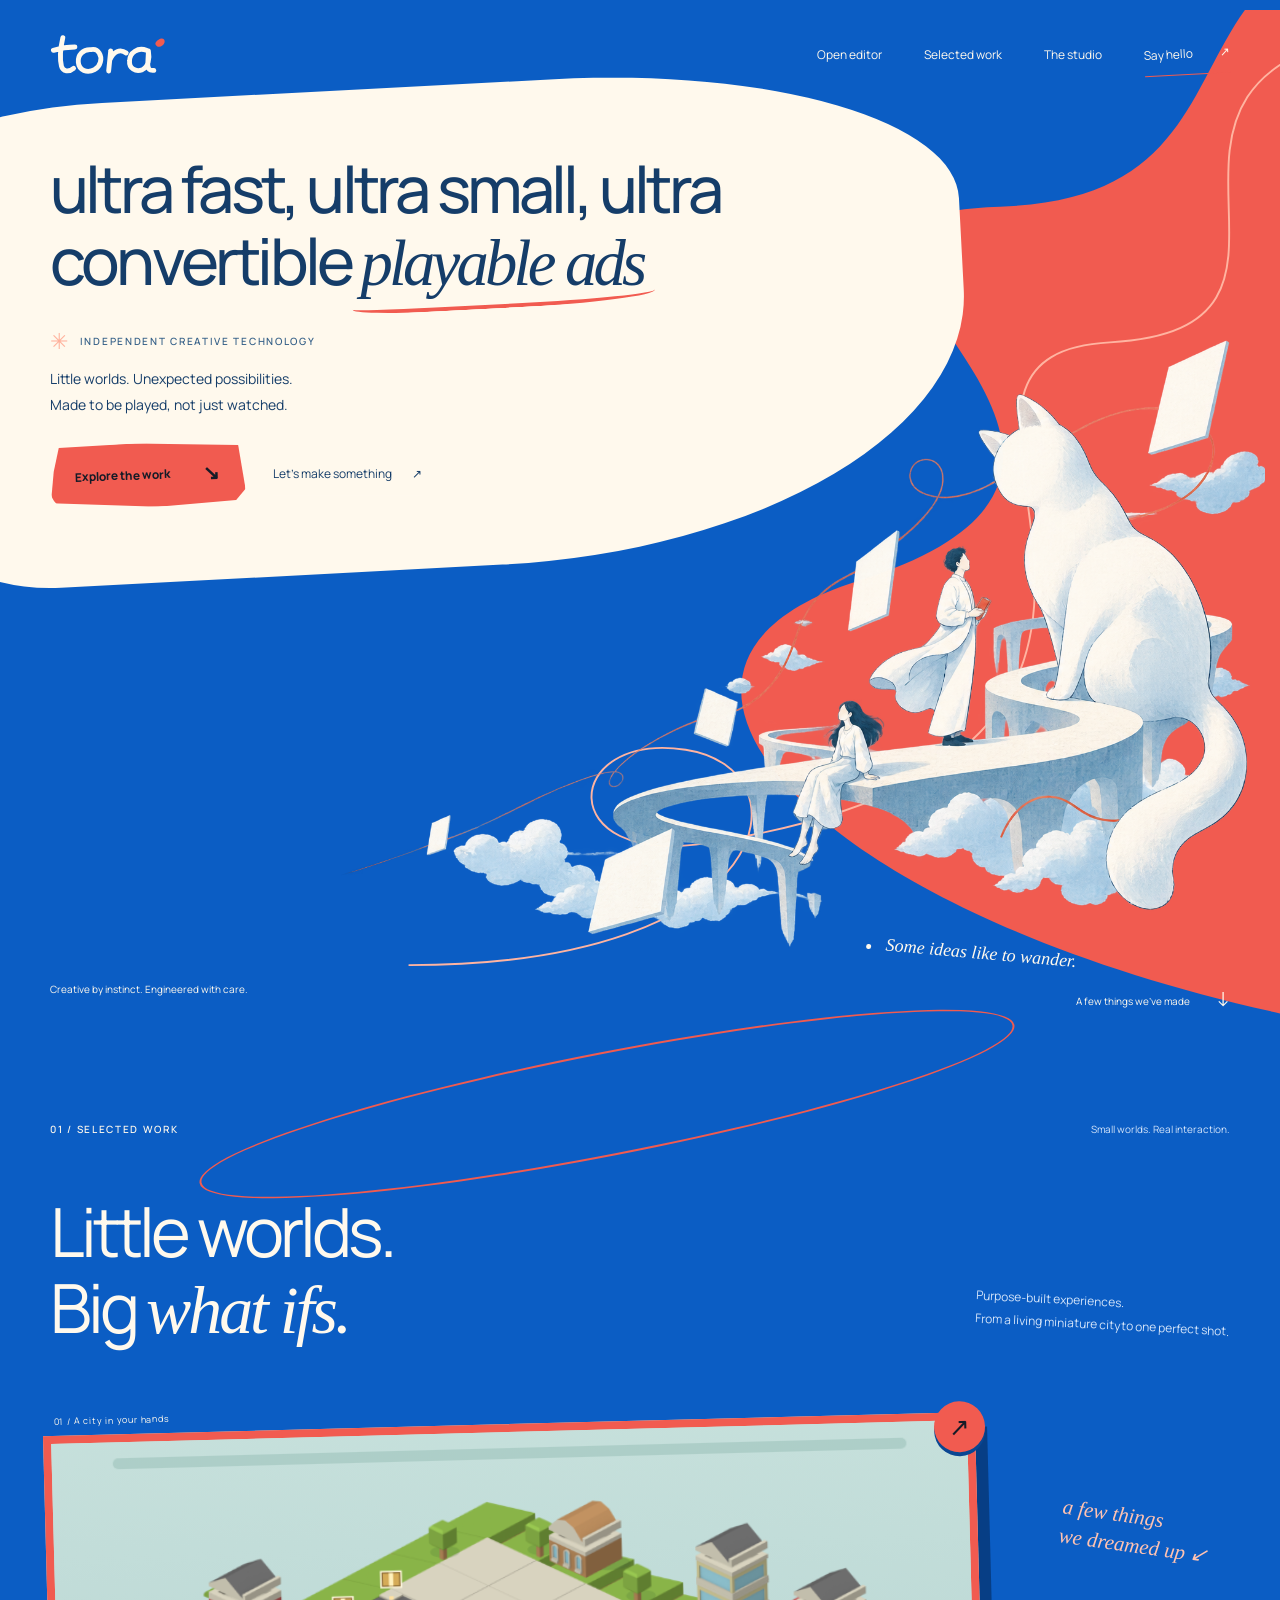
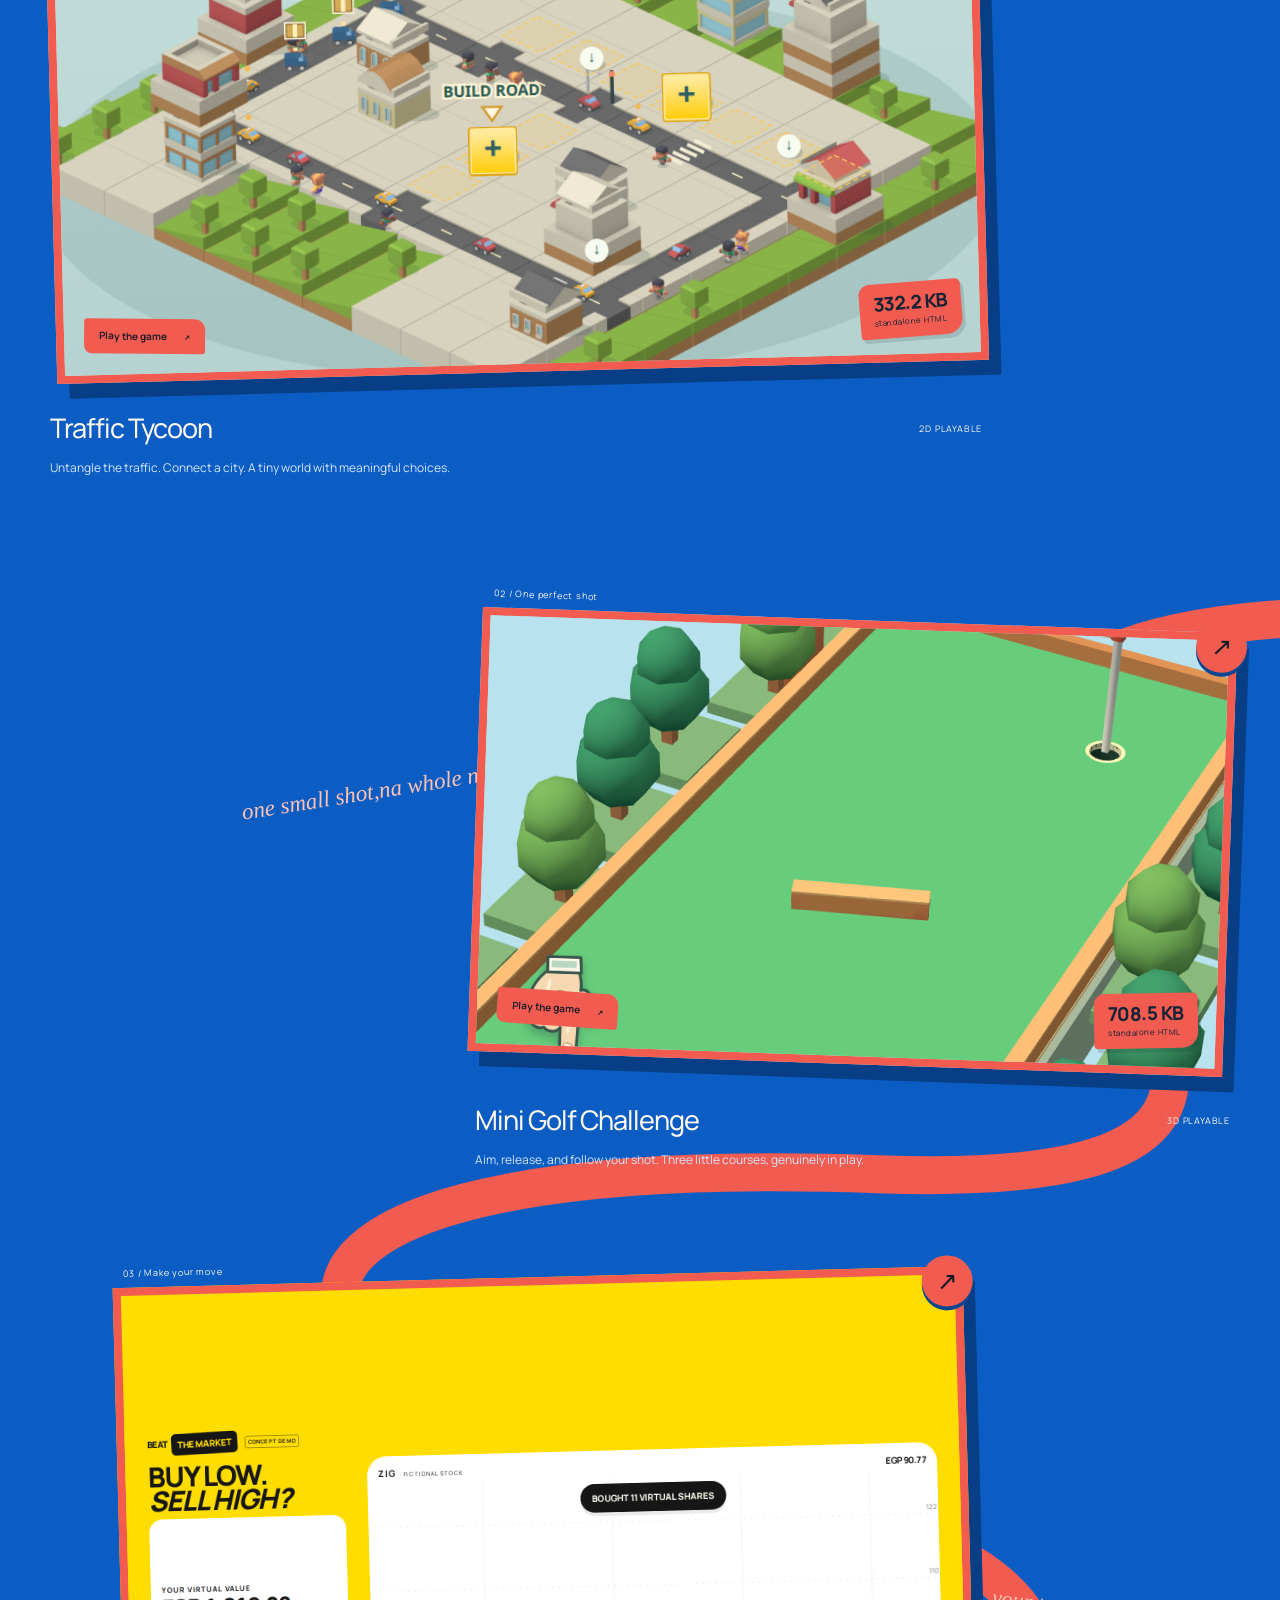
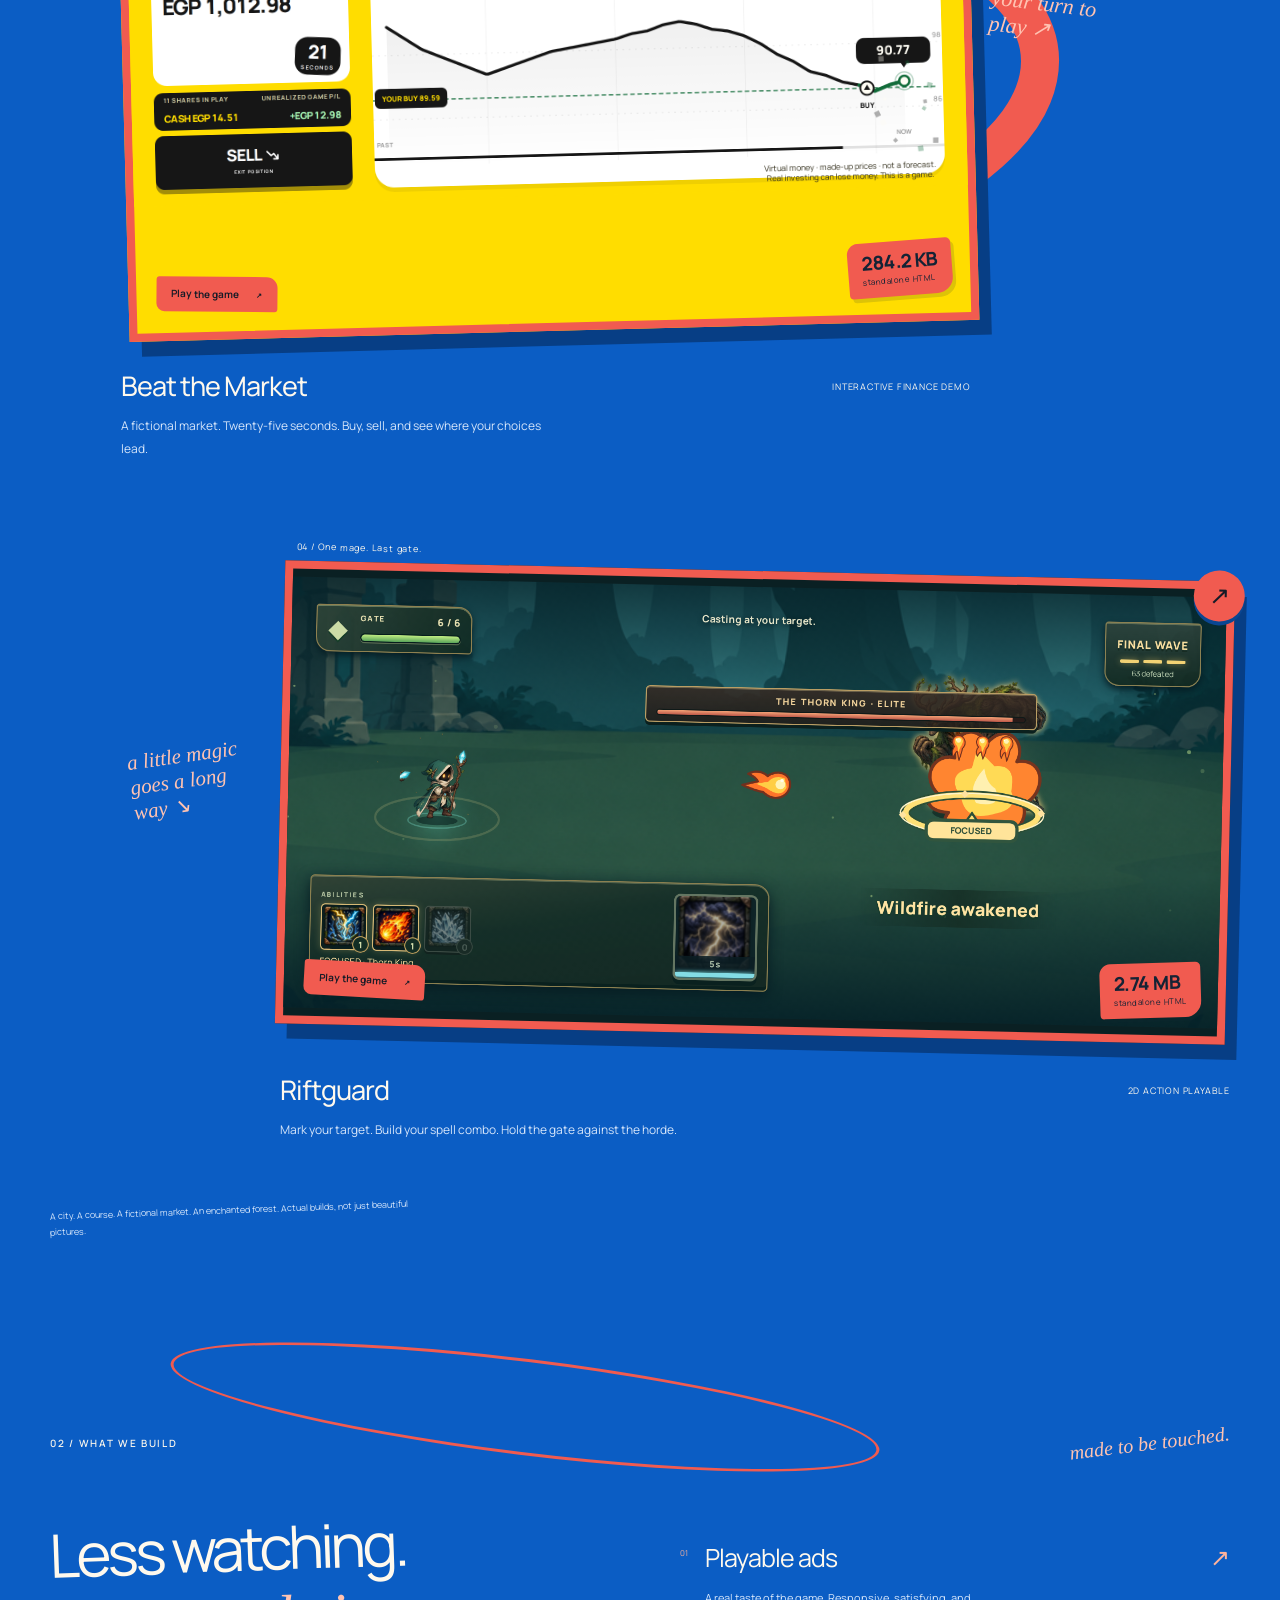
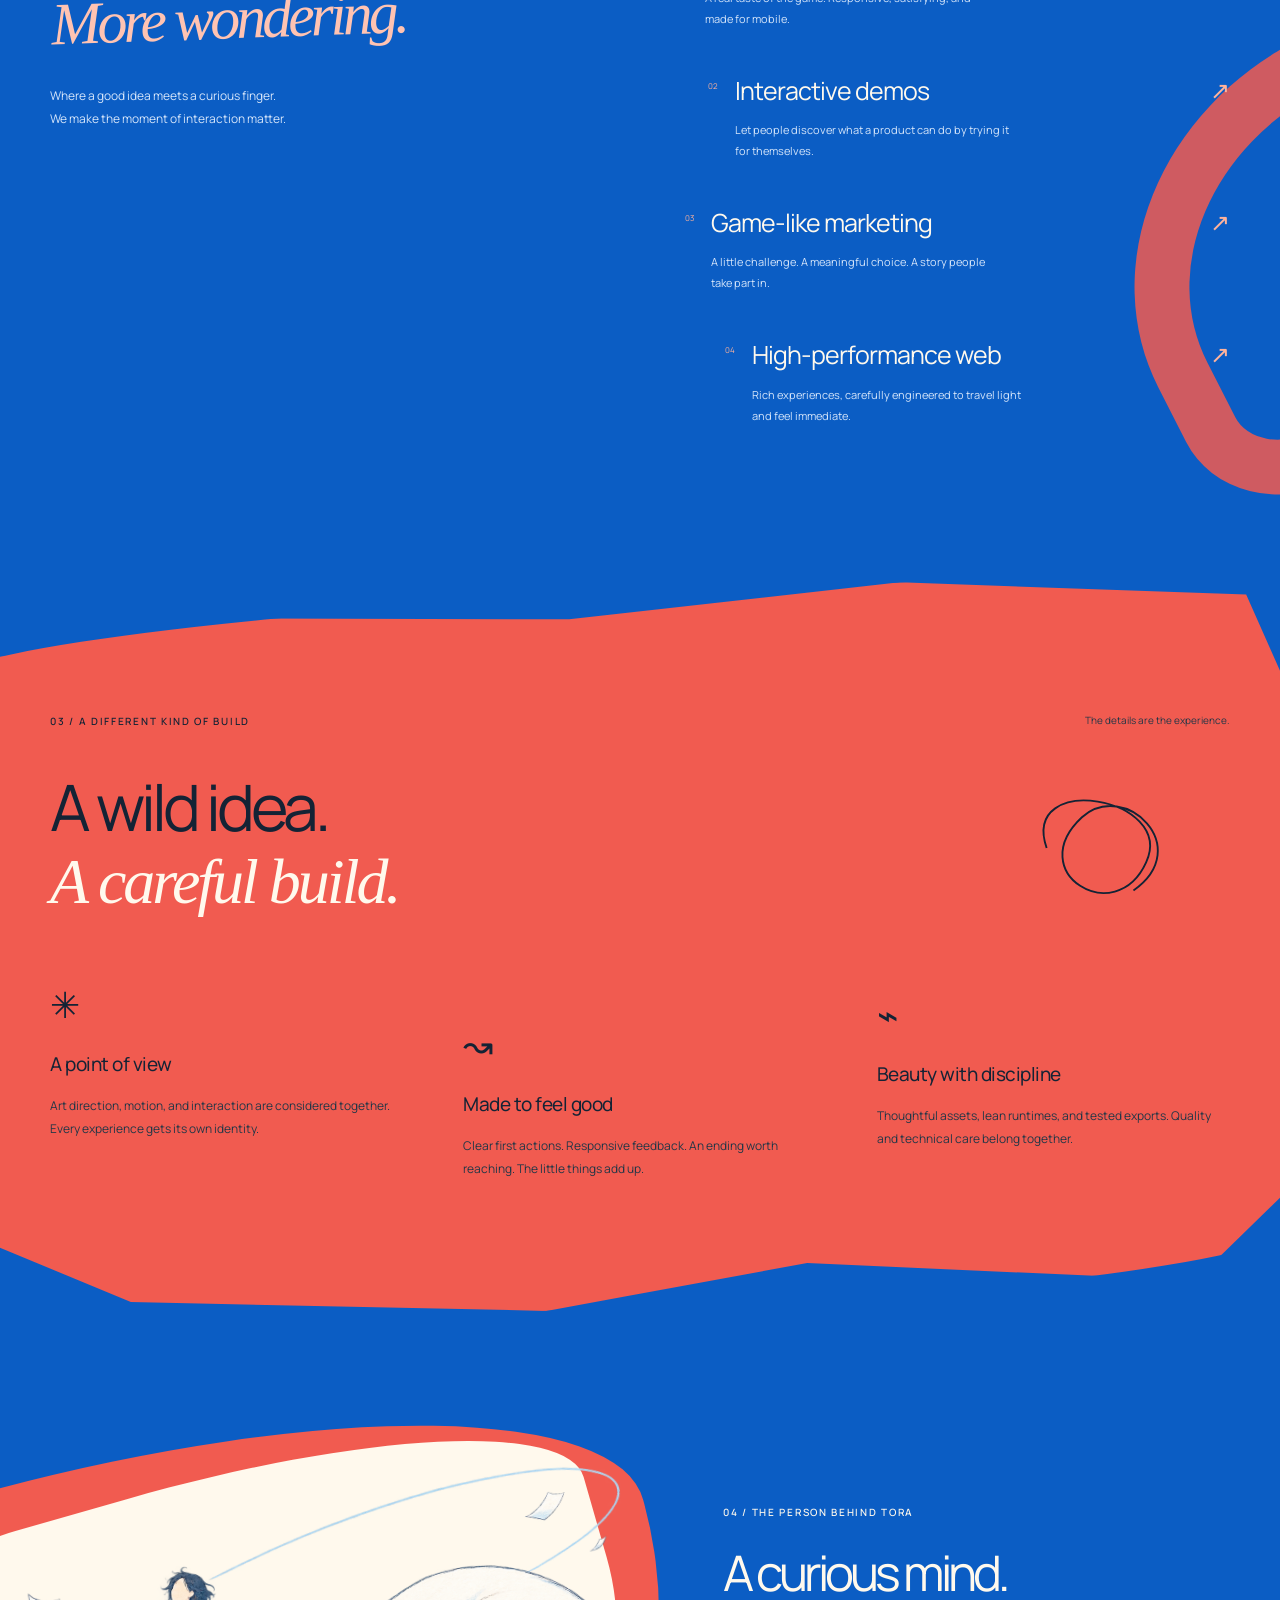
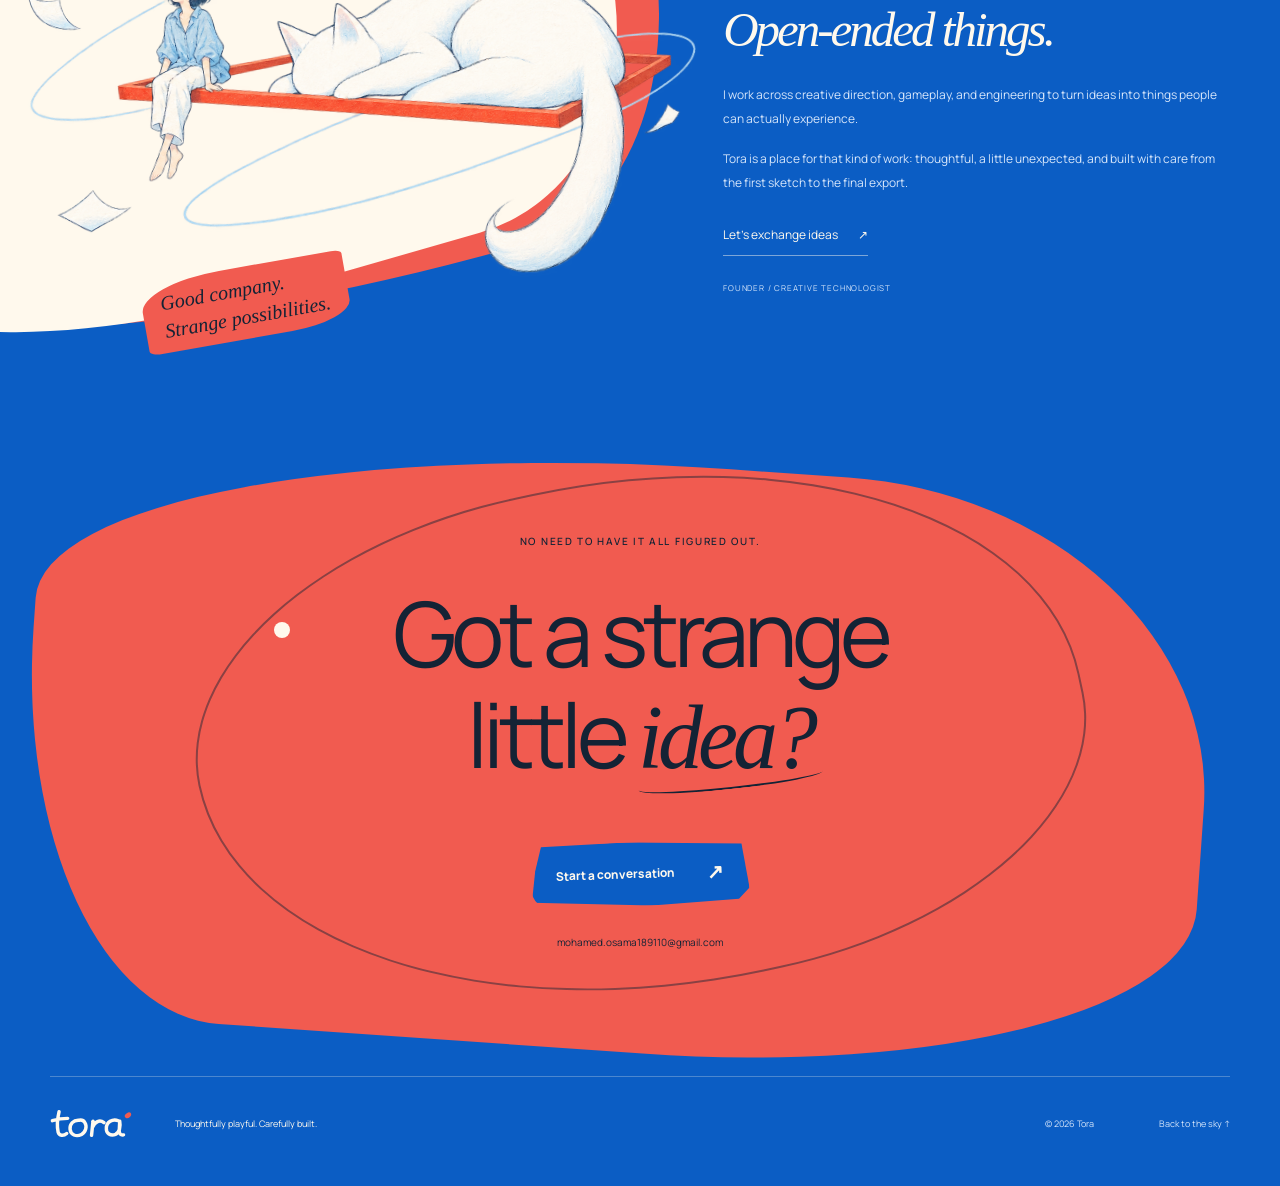
<file: index.html>
<!doctype html>
<html lang="en">
<head>
  <meta charset="utf-8">
  <meta name="viewport" content="width=device-width,initial-scale=1">
  <meta name="theme-color" content="#0B5DC4">
  <meta name="description" content="Tora is an independent creative technology studio making playful ads, interactive demos and thoughtfully engineered digital experiences.">
  <title>Tora — A little wonder, made interactive.</title>
  <link rel="icon" href="assets/mark.svg?v=ultra-5" type="image/svg+xml">
  <link rel="stylesheet" href="style.css?v=rift-card-1">
  <script type="module" src="script.js?v=live-games-1"></script>
</head>
<body>
  <a class="skip" href="#main">Skip to content</a>
  <header class="site-header wrap">
    <a class="wordmark" href="#" aria-label="Tora home"><img src="assets/tora-wordmark.svg" alt="Tora" width="178" height="72"></a>
    <nav aria-label="Main navigation"><a href="editor/" title="Open the Tora browser editor">Open editor</a><a href="#work">Selected work</a><a href="#about" class="about-nav">The studio</a><a class="nav-contact" href="mailto:mohamed.osama189110@gmail.com">Say hello <span aria-hidden="true">↗</span></a></nav>
  </header>
  <main id="main">
    <section class="hero wrap" aria-labelledby="hero-title">
      <svg class="hero-current" viewBox="0 0 1300 1100" preserveAspectRatio="none" aria-hidden="true"><path class="current-fill" d="M1400-80C990-130 1190 200 870 210S1130 480 720 610C400 712 740 1040 1400 1110Z"/><path class="current-line" d="M1290 20C940 60 1260 340 985 355S1190 790 560 890C400 915 410 770 540 790S640 1020 250 1020"/></svg>
      <div class="hero-copy">
        <h1 id="hero-title">ultra fast, ultra small, ultra convertible <em>playable ads</em></h1>
        <p class="eyebrow"><span class="tiny-star" aria-hidden="true">✳</span> Independent creative technology</p>
        <p class="intro">Little worlds. Unexpected possibilities.<br>Made to be played, not just watched.</p>
        <div class="actions"><a class="button red" href="#work">Explore the work <span aria-hidden="true">↘</span></a><a class="text-link" href="mailto:mohamed.osama189110@gmail.com">Let’s make something <span aria-hidden="true">↗</span></a></div>
      </div>
      <div class="hero-art" aria-hidden="true"><img src="assets/sky-wanderers.png" alt="" width="1536" height="1024" fetchpriority="high"><span class="art-caption"><i></i> Some ideas like to wander.</span></div>
      <div class="hero-foot"><span>Creative by instinct. Engineered with care.</span><a href="#work">A few things we’ve made <span aria-hidden="true">↓</span></a></div>
    </section>

    <section id="work" class="work wrap section-space" aria-labelledby="work-title">
      <div class="section-top"><p class="eyebrow">01 / Selected work</p><span class="small-note">Small worlds. Real interaction.</span></div>
      <div class="section-heading"><h2 id="work-title">Little worlds.<br>Big <em>what ifs.</em></h2><p>Purpose-built experiences.<br>From a living miniature city to one perfect shot.</p></div>
      <div class="project-grid"><svg class="work-scribble" viewBox="0 0 1000 1000" aria-hidden="true"><path d="M920 10C400 40 1170 440 610 420S140 600 530 660 720 1000 90 950"/></svg><span class="margin-note work-margin" aria-hidden="true">a few things<br>we dreamed up ↙</span>
        <article class="project project-city reveal">
          <a class="project-image traffic" href="traffic-tycoon/play.html?v=hand-toggle-rift-1" aria-label="Play Traffic Tycoon"><img src="assets/traffic.png" alt="A miniature isometric city with roads, vehicles and landscaped neighborhoods in Traffic Tycoon" width="780" height="1688" loading="lazy"><span class="image-label">01 / A city in your hands</span><span class="play-button" aria-hidden="true">↗</span><span class="film-caption">Play the game <i aria-hidden="true">↗</i></span><span class="project-size" title="332,228 bytes · complete standalone Unity HTML"><strong>332.2 KB</strong><small>standalone HTML</small></span></a>
          <div class="project-heading"><h3>Traffic Tycoon</h3><span>2D playable</span></div><p>Untangle the traffic. Connect a city. A tiny world with meaningful choices.</p>
        </article>
        <article class="project project-golf reveal">
          <a class="project-image golf" href="mini-golf/play.html?v=hand-toggle-rift-1" aria-label="Play Mini Golf Challenge"><img src="assets/golf-v3.png" alt="A sunny three-dimensional miniature golf course with green fairways, wooden borders and a red flag" width="860" height="1864" loading="lazy"><span class="image-label">02 / One perfect shot</span><span class="play-button" aria-hidden="true">↗</span><span class="film-caption">Play the game <i aria-hidden="true">↗</i></span><span class="project-size" title="708,523 bytes · complete standalone Unity HTML"><strong>708.5 KB</strong><small>standalone HTML</small></span></a>
          <div class="project-heading"><h3>Mini Golf Challenge</h3><span>3D playable</span></div><p>Aim, release, and follow your shot. Three little courses, genuinely in play.</p>
        </article>
        <article class="project project-market reveal">
          <a class="project-image market" href="beat-market/play.html?v=hand-toggle-rift-1" aria-label="Play Beat the Market, a fictional trading game"><img src="assets/beat-market-toggle.png" alt="Beat the Market: yellow, white and black arcade trading game with a live fictional stock chart and Buy and Sell controls" width="1864" height="860" loading="lazy"><span class="image-label">03 / Make your move</span><span class="play-button" aria-hidden="true">↗</span><span class="film-caption">Play the game <i aria-hidden="true">↗</i></span><span class="project-size" title="284,216 bytes · standalone concept HTML, browser companion separate"><strong>284.2 KB</strong><small>standalone HTML</small></span></a>
          <div class="project-heading"><h3>Beat the Market</h3><span>Interactive finance demo</span></div><p>A fictional market. Twenty-five seconds. Buy, sell, and see where your choices lead.</p>
        </article>
        <article class="project project-rift reveal">
          <a class="project-image rift" href="rift-guard/play.html?v=hand-toggle-rift-1" aria-label="Play Riftguard"><img src="assets/riftguard.png" alt="Riftguard: a hooded mage defending a forest gate against monsters and an ancient woodland boss" width="1688" height="780" loading="lazy"><span class="image-label">04 / One mage. Last gate.</span><span class="play-button" aria-hidden="true">↗</span><span class="film-caption">Play the game <i aria-hidden="true">↗</i></span><span class="project-size" title="2,739,960 bytes · complete standalone Unity HTML"><strong>2.74 MB</strong><small>standalone HTML</small></span></a>
          <div class="project-heading"><h3>Riftguard</h3><span>2D action playable</span></div><p>Mark your target. Build your spell combo. Hold the gate against the horde.</p>
        </article>
      </div>
      <p class="work-note">A city. A course. A fictional market. An enchanted forest. Actual builds, not just beautiful pictures.</p>
    </section>

    <section id="capabilities" class="capabilities wrap section-space" aria-labelledby="build-title">
      <div class="section-top"><p class="eyebrow">02 / What we build</p><span class="margin-note">made to be touched.</span></div>
      <div class="capabilities-grid"><div><h2 id="build-title">Less watching.<br><span class="soft">More wondering.</span></h2><p class="section-intro">Where a good idea meets a curious finger.<br>We make the moment of interaction matter.</p></div>
        <div class="capability-list">
          <article><span>01</span><div><h3>Playable ads</h3><p>A real taste of the game. Responsive, satisfying, and made for mobile.</p></div><span aria-hidden="true">↗</span></article>
          <article><span>02</span><div><h3>Interactive demos</h3><p>Let people discover what a product can do by trying it for themselves.</p></div><span aria-hidden="true">↗</span></article>
          <article><span>03</span><div><h3>Game-like marketing</h3><p>A little challenge. A meaningful choice. A story people take part in.</p></div><span aria-hidden="true">↗</span></article>
          <article><span>04</span><div><h3>High-performance web</h3><p>Rich experiences, carefully engineered to travel light and feel immediate.</p></div><span aria-hidden="true">↗</span></article>
        </div>
      </div>
    </section>

    <section class="difference" aria-labelledby="difference-title">
      <div class="wrap"><div class="section-top"><p class="eyebrow">03 / A different kind of build</p><span class="small-note">The details are the experience.</span></div>
        <div class="difference-heading"><h2 id="difference-title">A wild idea.<br><em>A careful build.</em></h2><div class="red-loop" aria-hidden="true"><svg viewBox="0 0 160 130"><path d="M25 80C-20 5 149-2 132 73 115 150 5 111 55 40 91-9 180 46 125 105"/></svg></div></div>
        <div class="principles"><article class="reveal"><span class="principle-icon" aria-hidden="true">✳</span><h3>A point of view</h3><p>Art direction, motion, and interaction are considered together. Every experience gets its own identity.</p></article><article class="reveal"><span class="principle-icon" aria-hidden="true">↝</span><h3>Made to feel good</h3><p>Clear first actions. Responsive feedback. An ending worth reaching. The little things add up.</p></article><article class="reveal"><span class="principle-icon" aria-hidden="true">⌁</span><h3>Beauty with discipline</h3><p>Thoughtful assets, lean runtimes, and tested exports. Quality and technical care belong together.</p></article></div>
      </div>
    </section>

    <section id="about" class="about wrap section-space" aria-labelledby="about-title">
      <div class="about-art" aria-hidden="true"><img src="assets/quiet-company.png" alt="" width="1536" height="1024" loading="lazy"><span class="margin-note about-caption">Good company.<br>Strange possibilities.</span></div>
      <div class="about-copy"><p class="eyebrow">04 / The person behind Tora</p><h2 id="about-title">A curious mind.<br><em>Open-ended things.</em></h2><p>I work across creative direction, gameplay, and engineering to turn ideas into things people can actually experience.</p><p>Tora is a place for that kind of work: thoughtful, a little unexpected, and built with care from the first sketch to the final export.</p><a class="text-link" href="mailto:mohamed.osama189110@gmail.com">Let’s exchange ideas <span aria-hidden="true">↗</span></a><span class="founder-label">Founder / Creative technologist</span></div>
    </section>

    <section id="contact" class="contact wrap" aria-labelledby="contact-title"><p class="eyebrow">No need to have it all figured out.</p><h2 id="contact-title">Got a strange<br>little <span>idea?</span></h2><a class="button red" href="mailto:mohamed.osama189110@gmail.com?subject=Let%E2%80%99s%20make%20something%20with%20Tora">Start a conversation <span aria-hidden="true">↗</span></a><a class="contact-email" href="mailto:mohamed.osama189110@gmail.com">mohamed.osama189110@gmail.com</a><span class="contact-orbit" aria-hidden="true"></span><span class="contact-dot" aria-hidden="true"></span></section>
  </main>
  <footer class="site-footer wrap"><a class="wordmark" href="#" aria-label="Tora, back to top"><img src="assets/tora-wordmark.svg" alt="Tora" width="178" height="72"></a><p>Thoughtfully playful. Carefully built.</p><span>© <span id="year">2026</span> Tora</span><a href="#">Back to the sky ↑</a></footer>

</body>
</html>
</file>
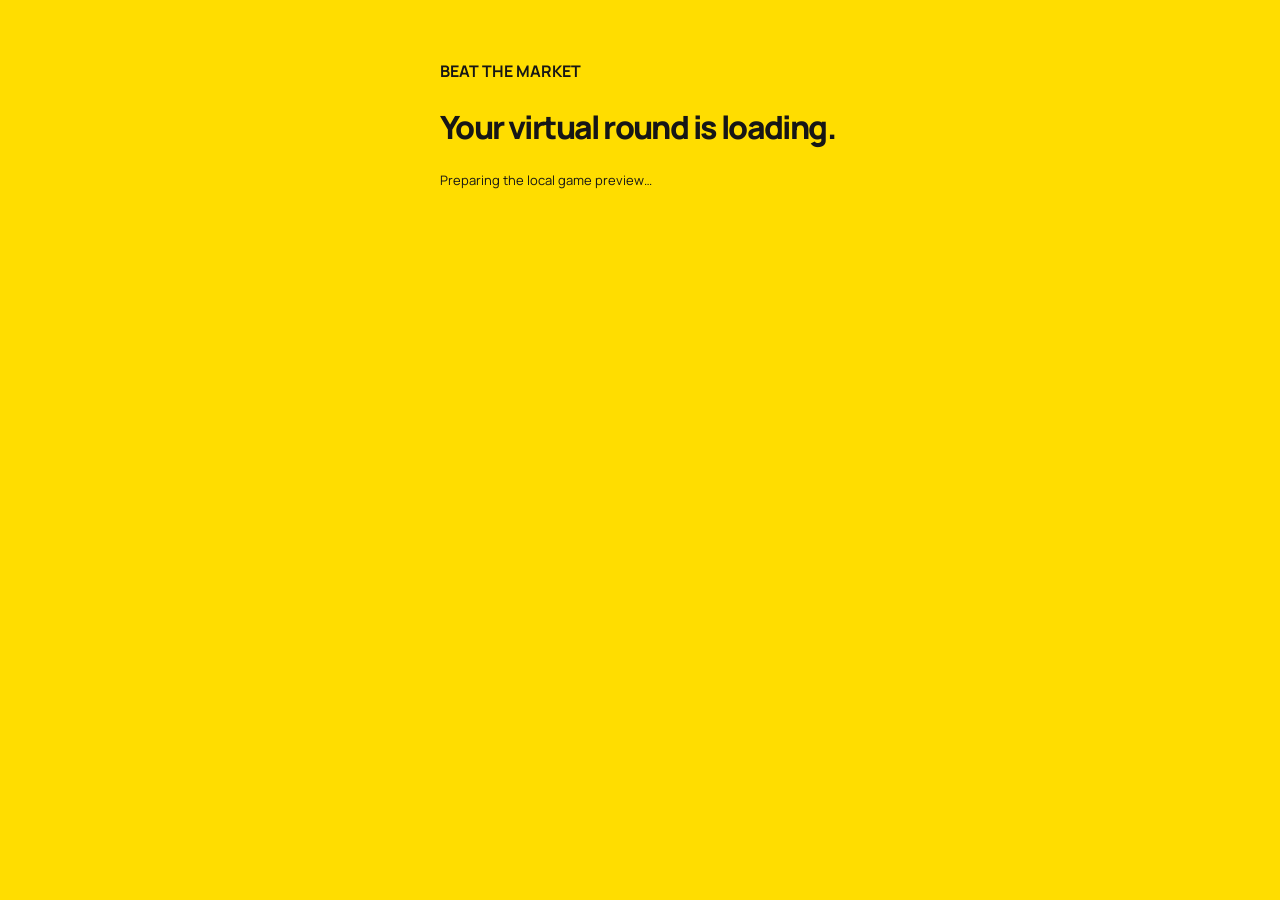
<file: beat-market/index.html>
<!doctype html><html lang="en"><head><meta charset="utf-8"><meta name="viewport" content="width=device-width,initial-scale=1,viewport-fit=cover"><title>Beat the Market — virtual trading game</title><style>@font-face{font-family:Arcade;src:url([data-uri]) format('truetype');font-weight:200 800;font-display:block}:root{--yellow:#ffdd00;--ink:#161616;--paper:#fffdf4;--green:#146c3a;--red:#a72822;--ease:cubic-bezier(.15,.8,.2,1)}*{box-sizing:border-box}html,body{margin:0;height:100%;background:var(--yellow);font-family:Arcade,Arial,sans-serif;color:var(--ink);overscroll-behavior:none}button{font:inherit;cursor:pointer;touch-action:manipulation;-webkit-tap-highlight-color:transparent}button:focus-visible{outline:3px solid #006142;outline-offset:4px}[hidden]{display:none!important}svg{width:24px;height:24px;stroke:currentColor;fill:none;stroke-width:2;stroke-linecap:round;stroke-linejoin:round;flex:none}#game{width:100%;max-width:520px;height:100svh;height:100dvh;margin:auto;position:relative;padding:max(12px,env(safe-area-inset-top)) 18px max(10px,env(safe-area-inset-bottom));display:grid;grid-template-rows:24px 60px 54px minmax(0,1fr) 45px 71px 30px;gap:6px;overflow:clip}header{display:flex;align-items:center;justify-content:space-between}.game-brand{font-size:8px;letter-spacing:1.1px;font-weight:800;display:flex;gap:5px;align-items:center}.game-brand i{display:block;width:8px;height:8px;border:2px solid var(--ink);transform:rotate(-12deg)}.game-brand b{font-size:6px;border:1px solid #16161666;border-radius:3px;padding:2px 3px;letter-spacing:.6px;font-weight:650}h1{font-size:32px;line-height:.86;letter-spacing:-1.6px;font-weight:800;margin:0;position:relative;padding-top:3px;width:100%}h1 span{font-style:italic;letter-spacing:-1.3px}#scoreboard{display:flex;align-items:center;justify-content:space-between;padding-top:3px}.label{display:block;font-size:8px;letter-spacing:1px;font-weight:700}#scoreboard>div>strong{font-size:28px;line-height:1.18;font-weight:800;letter-spacing:-1.2px;font-variant-numeric:tabular-nums}#timer{height:47px;min-width:66px;display:flex;align-items:center;justify-content:center;gap:4px;flex-direction:column;background:var(--ink);color:var(--yellow);border-radius:14px;transform:rotate(3deg);line-height:1}#seconds{font-size:23px;font-weight:800;letter-spacing:-.7px}#timer>small{font-size:6px;letter-spacing:1.5px;font-weight:600}body[data-urgent=true] #timer{color:#fff4e8;background:#92281e;animation:timer-pop .7s ease-in-out infinite}@keyframes timer-pop{50%{transform:rotate(3deg) scale(1.04)}}#playfield{min-height:0;position:relative;border-top:1px solid #1616162b;border-bottom:1px solid #1616162b;padding-top:3px}.chart-meta{height:22px;display:flex;justify-content:space-between;align-items:center;position:absolute;inset:5px 0 auto;z-index:1;font-size:7px;letter-spacing:.8px;pointer-events:none}.chart-meta b{font-size:10px;letter-spacing:1px;margin-right:3px}.chart-meta>span:last-child{font-size:10px;font-weight:750;letter-spacing:-.3px;font-variant-numeric:tabular-nums}#chart{width:100%;height:100%;display:block;touch-action:manipulation}.round-progress{height:3px;background:#16161620;position:absolute;bottom:-1px;left:0;right:0}.round-progress>i{height:100%;display:block;width:100%;background:var(--ink);transform-origin:left;will-change:transform}#trade-flash{position:absolute;top:37px;left:50%;transform:translate(-50%,0);opacity:0;pointer-events:none;background:var(--ink);color:var(--paper);font-size:10px;font-weight:750;padding:9px 13px;border-radius:20px;white-space:nowrap;box-shadow:0 4px 0 #16161616}.flash{animation:flash 1.5s var(--ease) forwards}@keyframes flash{0%{opacity:0;transform:translate(-50%,8px) scale(.9)}15%,72%{opacity:1;transform:translate(-50%,0) scale(1)}100%{opacity:0;transform:translate(-50%,-8px)}}#position{display:flex;justify-content:space-between;align-items:center;padding:5px 0 0}#position>div:last-child{text-align:right}#position .label{font-size:7px;letter-spacing:.6px;opacity:.7;margin-bottom:3px}#position b{font-size:12px;font-weight:800;letter-spacing:-.35px;font-variant-numeric:tabular-nums}#position[data-holding=true]{border-radius:10px;background:var(--ink);color:var(--yellow);padding:8px 11px}#position[data-holding=true] .label{font-size:7px;color:#fff9ca;opacity:.8}#position[data-holding=true] b{font-size:12px}#pnl[data-tone=up]{color:var(--green)}#pnl[data-tone=down]{color:var(--red)}#position[data-holding=true] #pnl[data-tone=up]{color:#a5f2b3}#position[data-holding=true] #pnl[data-tone=down]{color:#ffb0a3}#controls{display:grid;grid-template-columns:1fr;gap:12px;padding-top:2px}#controls>button{border:2px solid var(--ink);border-radius:15px;background:var(--yellow);color:var(--ink);padding:8px 12px;box-shadow:0 5px 0 var(--ink);transition:transform .1s,box-shadow .1s,opacity .18s;position:relative}#controls>button>span{display:flex;justify-content:center;align-items:center;gap:10px;font-weight:800;font-size:24px;letter-spacing:-.8px;line-height:1.1}#controls svg{width:23px;height:23px;stroke-width:2.2}#controls small{font-size:6px;font-weight:700;letter-spacing:1.8px;display:block;margin-top:5px}#controls>button[data-action=sell]{background:var(--ink);color:var(--yellow);box-shadow:0 5px 0 #16161666}#controls>button:disabled{opacity:.25;cursor:default;box-shadow:0 2px 0 #161616aa;transform:translateY(3px)}#controls>button:not(:disabled):active{transform:translateY(5px);box-shadow:0 0 0 var(--ink)}body[data-phase=PLAYING] #trade[data-action=buy]:not(:active){animation:buy-pulse 1.9s ease-in-out 3}@keyframes buy-pulse{50%{box-shadow:0 5px 0 var(--ink),0 0 0 4px #fff7c34d}}footer{text-align:center;font-size:9px;line-height:1.4;padding-top:5px;color:#34301d}#result{position:absolute;inset:0;background:var(--yellow);z-index:5;padding:max(34px,env(safe-area-inset-top)) 25px max(20px,env(safe-area-inset-bottom));display:flex;flex-direction:column;align-items:center;justify-content:center;animation:result-in .45s var(--ease);overflow:auto}.result-kicker{font-size:8px;font-weight:800;letter-spacing:2.3px;position:absolute;top:max(32px,env(safe-area-inset-top))}.result-stamp{display:flex;align-items:center;gap:8px;transform:rotate(-7deg);border:2px solid var(--ink);border-radius:9px;padding:9px 13px;margin-bottom:25px;box-shadow:3px 4px 0 var(--ink);background:#ffe630}.result-stamp svg{width:28px;height:28px;fill:var(--ink);stroke-width:1}.result-stamp span{font-size:8px;font-weight:800;letter-spacing:1px;line-height:1.1}#result h2{font-size:48px;font-weight:800;letter-spacing:-3px;line-height:.88;margin:0;text-align:center;max-width:100%;font-style:italic}#result[data-tone=down] h2{font-size:42px}.result-value{padding:23px 18px 19px;margin-top:26px;background:var(--ink);border-radius:20px;color:var(--yellow);width:100%;text-align:center;box-shadow:0 7px 0 #16161625;transform:rotate(-1.5deg)}.result-value>span{display:block;font-size:8px;font-weight:600;letter-spacing:1.5px;color:#eee6a0}.result-value>strong{display:block;font-size:34px;line-height:1.2;font-weight:800;letter-spacing:-1.6px;margin:8px -5px;font-variant-numeric:tabular-nums}.result-value>b{display:block;font-size:16px;font-weight:750;color:#c3f5bb}.result-value>small{display:block;font-size:9px;margin-top:13px;color:#b8b8a7}#result[data-tone=down] .result-value>b{color:#ffb1a5}#result[data-tone=flat] .result-value>b{color:#f8edc6}#result-copy{font-size:12px;text-align:center;line-height:1.5;margin:24px 0 20px}#cta{border:2px solid var(--ink);background:var(--ink);color:var(--yellow);border-radius:13px;min-height:52px;display:flex;align-items:center;justify-content:space-between;font-size:16px;font-weight:800;letter-spacing:-.6px;width:100%;padding:12px 16px;box-shadow:0 4px 0 #16161630;transition:transform .12s}#cta:active{transform:translateY(3px)}.demo-label{font-size:8px;margin-top:10px}#replay{display:flex;align-items:center;justify-content:center;gap:8px;font-size:12px;font-weight:750;background:transparent;border:0;padding:13px 20px;min-height:44px;margin-top:10px}#replay svg{width:18px;height:18px}.result-risk{text-align:center;font-size:10px;line-height:1.5;margin:22px 0 0;color:#3b351c}#cta-message{font-size:11px;font-weight:650;line-height:1.5;background:#fff6b8;border:1px solid #16161633;border-radius:10px;padding:12px;text-align:center;margin:6px 0 0}.art-source{display:none}#fallback{padding:60px 25px;max-width:450px;margin:auto}#fallback h1{font-size:32px;line-height:1.1;margin:25px 0}#fallback p{font-size:13px;line-height:1.6}@keyframes result-in{from{opacity:0;transform:scale(1.04)}to{opacity:1;transform:none}}body[data-paused=true] *{animation-play-state:paused!important}@media(max-height:720px) and (max-width:599px){#game{grid-template-rows:23px 49px 46px minmax(0,1fr) 40px 64px 29px;gap:5px;padding-top:9px}h1{font-size:28px}#scoreboard>div>strong{font-size:25px}#timer{height:42px}#controls>button>span{font-size:22px}#result{padding-top:28px;padding-bottom:15px}.result-kicker{position:static;margin-bottom:16px}.result-stamp{padding:6px 10px;margin-bottom:18px}#result h2{font-size:38px}.result-value{margin-top:18px;padding:17px}.result-value>strong{font-size:29px}#result-copy{margin:17px 0 14px;font-size:11px}.result-risk{margin-top:12px}#replay{margin-top:7px}.result-value>small{margin-top:8px}}@media(min-width:600px){#game{max-width:1000px;grid-template-columns:220px minmax(0,1fr);grid-template-rows:24px 56px minmax(0,1fr) 46px 30px;column-gap:25px;row-gap:8px;padding:14px 25px}header{grid-column:1/-1}h1{grid-column:1;grid-row:2;font-size:31px}#scoreboard{grid-column:1;grid-row:3;align-items:start;position:relative;flex-direction:column;justify-content:center;gap:10px}#timer{position:absolute;right:0;bottom:0;min-width:51px;height:42px}#seconds{font-size:21px}#scoreboard>div>strong{font-size:24px}#playfield{grid-column:2;grid-row:2/6}#position{grid-column:1;grid-row:4}#position b,#position[data-holding=true] b{font-size:10px}#position .label{font-size:6px}#controls{grid-column:1;grid-row:5;transform:translateY(-4px);min-height:54px;gap:8px}#controls>button>span{font-size:18px;gap:3px}#controls>button{padding:7px 3px;border-radius:10px}#controls small{font-size:5px;letter-spacing:.8px}#controls svg{width:18px;height:18px}footer{grid-column:2;grid-row:5;align-self:end;position:absolute;bottom:7px;right:35px;font-size:8px;line-height:1.3;pointer-events:none}.chart-meta{font-size:6.5px}#result{padding:24px 25px;display:grid;grid-template-columns:1fr 1fr;gap:6px 35px;align-content:center}.result-kicker{position:static;grid-column:1;grid-row:1;font-size:7px;text-align:center}.result-stamp{grid-column:1;grid-row:2;justify-self:center;margin:9px 0 10px;transform:rotate(-5deg);padding:6px 9px}.result-stamp svg{width:22px;height:22px}#result h2{grid-column:1;grid-row:3/5;font-size:44px}#result[data-tone=down] h2{font-size:39px}.result-value{grid-column:2;grid-row:1/4;padding:14px;margin:0;transform:rotate(-1deg)}.result-value>strong{font-size:27px}.result-value>b{font-size:14px}.result-value>small{margin-top:8px;font-size:8px}#result-copy{grid-column:1;grid-row:5/7;margin:8px 0 0;font-size:10px}#cta{grid-column:2;grid-row:4;font-size:14px;min-height:43px;padding:10px 13px}.demo-label{grid-column:2;grid-row:5;font-size:7px;text-align:center;margin-top:4px}#replay{grid-column:2;grid-row:6;margin:0;padding:7px;min-height:31px}.result-risk{grid-column:1;grid-row:7;font-size:9px;margin:0}#cta-message{grid-column:2;grid-row:7;font-size:9px;padding:8px;margin:0}.result-stamp span{font-size:7px}}
@media(prefers-reduced-motion:reduce){*,*:before,*:after{animation:none!important;transition:none!important}}

footer{font-size:10.5px}#position b,#position[data-holding=true] b{font-size:13px}
@media(min-width:600px){#game{grid-template-rows:24px 56px minmax(0,1fr) 42px 62px}#position b,#position[data-holding=true] b{font-size:11px}footer{font-size:9px}}

#controls>button:disabled{opacity:.4}#controls>button[data-action=sell]:disabled{opacity:.7}
#result h2,#result-copy{white-space:pre-line}.demo-label{font-size:10px}

@media(min-width:600px){.round-progress{bottom:30px}}

/* White surfaces balance the bold yellow shell and charcoal controls. */
#playfield{background:#fff;border:0;border-radius:22px;overflow:hidden;padding:0;box-shadow:0 5px 0 #16161612}
.chart-meta{inset:8px 12px auto}
#scoreboard{background:#fff;border-radius:15px;padding:5px 8px 5px 12px}
#timer{background:var(--ink);color:#fff}
#position{background:#fff;border-radius:12px;padding:6px 11px}
#controls>button[data-action=sell]{color:#fff}
.result-stamp{background:#fff}
.result-value{background:#fff;color:var(--ink);border:2px solid var(--ink)}
.result-value>span,.result-value>small{color:#555}
.result-value>b{color:var(--green)}
#result[data-tone=down] .result-value>b{color:var(--red)}
#result[data-tone=flat] .result-value>b{color:var(--ink)}
#cta{color:#fff}
#cta-message{background:#fff}
@media(min-width:600px){#scoreboard{padding:12px;justify-content:center}#timer{right:10px;bottom:8px}}

.game-wordmark{display:flex;align-items:center;gap:4px;font-size:10px;font-weight:800;letter-spacing:-.3px}.game-wordmark strong{background:var(--ink);color:var(--yellow);padding:5px 7px;border-radius:5px;transform:rotate(-2deg)}.game-brand{gap:8px}

#trade-label{font:inherit;letter-spacing:inherit}
</style></head><body><!-- Copyright 2018 The Manrope Project Authors (https://github.com/googlefonts/manrope)

This Font Software is licensed under the SIL Open Font License, Version 1.1.
This license is copied below, and is also available with a FAQ at:
http://scripts.sil.org/OFL


-----------------------------------------------------------
SIL OPEN FONT LICENSE Version 1.1 - 26 February 2007
-----------------------------------------------------------

PREAMBLE
The goals of the Open Font License (OFL) are to stimulate worldwide
development of collaborative font projects, to support the font creation
efforts of academic and linguistic communities, and to provide a free and
open framework in which fonts may be shared and improved in partnership
with others.

The OFL allows the licensed fonts to be used, studied, modified and
redistributed freely as long as they are not sold by themselves. The
fonts, including any derivative works, can be bundled, embedded, 
redistributed and/or sold with any software provided that any reserved
names are not used by derivative works. The fonts and derivatives,
however, cannot be released under any other type of license. The
requirement for fonts to remain under this license does not apply
to any document created using the fonts or their derivatives.

DEFINITIONS
"Font Software" refers to the set of files released by the Copyright
Holder(s) under this license and clearly marked as such. This may
include source files, build scripts and documentation.

"Reserved Font Name" refers to any names specified as such after the
copyright statement(s).

"Original Version" refers to the collection of Font Software components as
distributed by the Copyright Holder(s).

"Modified Version" refers to any derivative made by adding to, deleting,
or substituting -- in part or in whole -- any of the components of the
Original Version, by changing formats or by porting the Font Software to a
new environment.

"Author" refers to any designer, engineer, programmer, technical
writer or other person who contributed to the Font Software.

PERMISSION & CONDITIONS
Permission is hereby granted, free of charge, to any person obtaining
a copy of the Font Software, to use, study, copy, merge, embed, modify,
redistribute, and sell modified and unmodified copies of the Font
Software, subject to the following conditions:

1) Neither the Font Software nor any of its individual components,
in Original or Modified Versions, may be sold by itself.

2) Original or Modified Versions of the Font Software may be bundled,
redistributed and/or sold with any software, provided that each copy
contains the above copyright notice and this license. These can be
included either as stand-alone text files, human-readable headers or
in the appropriate machine-readable metadata fields within text or
binary files as long as those fields can be easily viewed by the user.

3) No Modified Version of the Font Software may use the Reserved Font
Name(s) unless explicit written permission is granted by the corresponding
Copyright Holder. This restriction only applies to the primary font name as
presented to the users.

4) The name(s) of the Copyright Holder(s) or the Author(s) of the Font
Software shall not be used to promote, endorse or advertise any
Modified Version, except to acknowledge the contribution(s) of the
Copyright Holder(s) and the Author(s) or with their explicit written
permission.

5) The Font Software, modified or unmodified, in part or in whole,
must be distributed entirely under this license, and must not be
distributed under any other license. The requirement for fonts to
remain under this license does not apply to any document created
using the Font Software.

TERMINATION
This license becomes null and void if any of the above conditions are
not met.

DISCLAIMER
THE FONT SOFTWARE IS PROVIDED "AS IS", WITHOUT WARRANTY OF ANY KIND,
EXPRESS OR IMPLIED, INCLUDING BUT NOT LIMITED TO ANY WARRANTIES OF
MERCHANTABILITY, FITNESS FOR A PARTICULAR PURPOSE AND NONINFRINGEMENT
OF COPYRIGHT, PATENT, TRADEMARK, OR OTHER RIGHT. IN NO EVENT SHALL THE
COPYRIGHT HOLDER BE LIABLE FOR ANY CLAIM, DAMAGES OR OTHER LIABILITY,
INCLUDING ANY GENERAL, SPECIAL, INDIRECT, INCIDENTAL, OR CONSEQUENTIAL
DAMAGES, WHETHER IN AN ACTION OF CONTRACT, TORT OR OTHERWISE, ARISING
FROM, OUT OF THE USE OR INABILITY TO USE THE FONT SOFTWARE OR FROM
OTHER DEALINGS IN THE FONT SOFTWARE.
 --><div id="game" hidden><header><span class="game-brand"><span class="game-wordmark">BEAT <strong>THE MARKET</strong></span><b>CONCEPT DEMO</b></span></header><h1>BUY LOW.<br><span>SELL HIGH?</span></h1><div id="scoreboard"><div><span class="label">YOUR VIRTUAL VALUE</span><strong id="value">EGP 1,000.00</strong></div><div id="timer" aria-label="Round time remaining"><span id="seconds">25</span><small>SECONDS</small></div></div><div id="playfield"><div class="chart-meta"><span><b>ZIG</b> · FICTIONAL STOCK</span><span id="live-price">EGP 100.00</span></div><canvas id="chart" aria-label="Animated fictional stock chart. Buy low and sell high in this virtual game."></canvas><div id="trade-flash" aria-live="polite"></div><div class="round-progress"><i id="progress"></i></div></div><div id="position"><div><span class="label" id="position-label">NO SHARES YET</span><b id="cash">CASH EGP 1,000.00</b></div><div><span class="label" id="pnl-label">YOUR MOVE</span><b id="pnl">BUY to enter ↗</b></div></div><div id="controls"><button id="trade" data-action="buy" aria-label="Buy virtual shares"><span><b id="trade-label">BUY</b> <svg aria-hidden="true"><use id="trade-icon" href="#arcade-up"/></svg></span><small id="trade-caption">VIRTUAL SHARES</small></button></div><footer>Virtual money · made-up prices · not a forecast.<br>Real investing can lose money. This is a game.</footer><section id="result" hidden aria-label="Virtual round result"><div class="result-kicker">25 SECONDS. YOUR MOVES.</div><div class="result-stamp"><svg><use href="#arcade-star"/></svg><span>ROUND<br>COMPLETE</span></div><h2 id="result-title">NICE<br>TIMING.</h2><div class="result-value"><span>YOUR RESULT</span><strong id="final-value">EGP 1,000.00</strong><b id="final-gain">+EGP 0.00</b><small>Started with virtual EGP 1,000.00</small></div><p id="result-copy">That was one fictional game round.<br>Real markets are different.</p><button id="cta">Explore Investing <svg><use href="#arcade-up"/></svg></button><small class="demo-label">Demo only — no app or store opens</small><button id="replay"><svg><use href="#arcade-replay"/></svg> Play again</button><p id="cta-message" hidden>Demo only. No real money moved, no investment was made, and no account was opened.</p><p class="result-risk">Fictional scenario, not market history or a forecast.<br>Real investing involves risk.</p></section></div><section id="fallback"><strong>BEAT THE MARKET</strong><h1>Your virtual round is loading.</h1><p id="fallback-copy">Preparing the local game preview…</p></section><svg class="art-source" aria-hidden="true" xmlns="http://www.w3.org/2000/svg" fill="none" stroke="currentColor" stroke-width="2" stroke-linecap="round" stroke-linejoin="round">
<symbol id="arcade-up" viewBox="0 0 24 24"><path d="m4 17 6-6 4 3 6-8M14 6h6v6"/></symbol>
<symbol id="arcade-down" viewBox="0 0 24 24"><path d="m4 7 6 6 4-3 6 8M14 18h6v-6"/></symbol>
<symbol id="arcade-replay" viewBox="0 0 24 24"><path d="M4 10a8 8 0 1 1 1 8M4 4v6h6"/></symbol>
<symbol id="arcade-sound" viewBox="0 0 24 24"><path d="M3 9h4l5-4v14l-5-4H3ZM16 8q5 4 0 8m3-12q8 8 0 16"/></symbol>
<symbol id="arcade-star" viewBox="0 0 24 24"><path d="m12 2 2.7 6.4 6.8.6-5.2 4.5 1.5 6.7-5.8-3.6-5.8 3.6 1.5-6.7L2.5 9l6.8-.6Z"/></symbol>
</svg>
<script id="game-audio" type="application/json">{"buy":"[data-uri]","sell":"[data-uri]","end":"[data-uri]"}</script><script>"use strict";(()=>{function ee(t){if(/\s/.test(t)||t.length>512)return!1;let n=/^https:\/\/play\.google\.com\/store\/apps\/details\?id=[a-zA-Z][a-zA-Z0-9_]*(\.[a-zA-Z][a-zA-Z0-9_]*){1,9}$/,e=/^https:\/\/apps\.apple\.com\/([a-z]{2}\/)?app\/([a-zA-Z0-9-]+\/)?id[1-9][0-9]{5,19}$/;return n.test(t)&&!/id=example\.|[.=]placeholder(\.|$)|id=com\.example(\.|$)/.test(t)||e.test(t)}function Re(t={}){let n=t.timeoutMs??5e3,e=t.pollMs??25;if(![n,e].every(l=>Number.isFinite(l)&&l>=1&&l<=6e4))throw Error("Invalid Unity host deadline/poll interval");let a=t.getHost??(()=>window.mraid),r=new Set,f=new Set,u=[],y={},E=!1,h=!1,P=!1,L=!1,I=!1,i=!1,R,T,m,p,A,O,b=()=>P||L;function N(){clearTimeout(A),clearTimeout(O);for(let[l,x]of u.splice(0))try{y.mraid?.removeEventListener(l,x)}catch{}}function d(l){p?.(l instanceof Error?l:Error(String(l))),m=void 0,p=void 0}function v(l){if(b())return;let x=E;if(P=!0,E=!1,h=!1,N(),d(l),x)for(let Q of[...f])Q();r.clear(),f.clear()}function M(l,x){return u.push([l,x]),y.mraid.addEventListener(l,x),D(l,x)}function D(l,x){if(b()){try{y.mraid.removeEventListener(l,x)}catch{}return!1}return!0}function o(l){if(!b()){if(typeof l!="boolean"){v(Error("Invalid Unity viewability event"));return}if(!E){R=l;return}if(h!==l){h=l;for(let x of[...r]){if(b())break;x(h)}}}}let s=l=>{l==="hidden"&&v(Error("Unity host closed"))},U=()=>{E&&!b()&&t.onResize?.()};function _(){if(!(!I||E||i||b())){i=!0;try{let l=y.mraid.getState();if(b()||l==="loading")return;if(l==="hidden")throw Error("Unity host closed before ready");if(!["default","expanded","resized"].includes(l))throw Error("Invalid Unity host state");let x=y.mraid.getVersion();if(b())return;if(x!=="3.0")throw Error("Unity Ads UA requires MRAID 3.0");for(let[le,Me]of[["viewableChange",o],["stateChange",s],["sizeChange",U]])if(!M(le,Me))return;let Q=y.mraid.isViewable();if(b())return;if(typeof Q!="boolean")throw Error("Invalid Unity initial viewability");h=R??Q,E=!0,clearTimeout(A),clearTimeout(O),m?.(),m=void 0,p=void 0;for(let le of[...r]){if(b())break;le(h)}}catch(l){v(l)}finally{i=!1}}}function Ae(){if(!b())try{let l=a();if(b())return;if(!l){O=setTimeout(Ae,e);return}if(y.mraid=l,u.push(["ready",_]),y.mraid.addEventListener("ready",_),!D("ready",_))return;I=!0,_()}catch(l){v(l)}}return{init(){return T||(T=new Promise((l,x)=>{m=l,p=x}),b()?(d(Error("Unity bridge destroyed")),T):(A=setTimeout(()=>v(Error("Unity MRAID readiness timed out")),n),Ae(),T))},isReady:()=>E&&!b(),isVisible:()=>E&&h&&!b(),isClosed:b,onVisibilityChanged(l){return b()||r.add(l),()=>r.delete(l)},onClosed(l){return b()||f.add(l),()=>f.delete(l)},openStore(l){if(!E||!h||b()||!ee(l))throw Error("Unity store request not permitted");y.mraid.open(l)},destroy(){L||(L=!0,E=!1,h=!1,N(),d(Error("Unity bridge destroyed")),r.clear(),f.clear())}}}var Ue={BOOT:["WAIT_HOST","DESTROYED"],WAIT_HOST:["READY","PAUSED","ERROR_FALLBACK","DESTROYED"],READY:["ACTIVE","PAUSED","ERROR_FALLBACK","DESTROYED"],ACTIVE:["END_CARD","PAUSED","ERROR_FALLBACK","DESTROYED"],END_CARD:["READY","PAUSED","ERROR_FALLBACK","DESTROYED"],PAUSED:["READY","ACTIVE","END_CARD","ERROR_FALLBACK","DESTROYED"],ERROR_FALLBACK:["DESTROYED"],DESTROYED:[]};function Se(t){let{bridge:n,storeUrl:e}=t,a=t.now??(()=>performance.now()),r="BOOT",f="READY",u=null,y,E,h=-1/0,P=!1,L=0,I=[],i=new Set,R,T;function m(d,v){t.recordEvents!==!1&&(I.push({sequence:++L,name:d,state:r,atMs:a(),...v===void 0?{}:{detail:v}}),I.length>256&&I.shift())}function p(){i.forEach(d=>d())}function A(d){if(r!==d){if(!Ue[r].includes(d))throw new Error(`Illegal bootstrap transition: ${r} -> ${d}`);r=d,m("state_changed"),r==="DESTROYED"&&m("destroyed"),r==="READY"&&!P&&(P=!0,m("ready_for_input")),p()}}function O(d){r==="DESTROYED"||r==="ERROR_FALLBACK"||r==="BOOT"||(!d&&(r==="READY"||r==="ACTIVE"||r==="END_CARD")?(f=r,m("pause"),A("PAUSED")):d&&n.isReady()&&r==="PAUSED"?(m("resume"),A(f)):p())}function b(d){return d.isTrusted&&n.isReady()&&n.isVisible()&&!n.isClosed()}function N(){if(r==="DESTROYED")return;let d=R,v=T;R=void 0,T=void 0,A("DESTROYED"),i.clear(),d?.(),v?.(),n.destroy(),E?.(),E=void 0}return{start(){if(y)return y;y=new Promise(D=>{E=D});let d=y,v=()=>r==="DESTROYED",M=D=>{v()||(u=D instanceof Error?D.message:"Host initialization failed",m("runtime_error",u),A("ERROR_FALLBACK"))};if(v())return E?.(),E=void 0,d;if(n.isClosed())return N(),d;if(A("WAIT_HOST"),v())return d;try{let D=n.onVisibilityChanged(O);if(v())return D(),d;R=D;let o=n.onClosed(N);if(v())return o(),d;T=o,Promise.resolve().then(()=>{if(!v())return n.init()}).then(()=>{if(!v()){if(!n.isReady()||n.isClosed())throw new Error("Host did not become ready");if(e!==void 0&&!ee(e))throw new Error("Invalid store destination");n.isVisible()?A("READY"):(f="READY",A("PAUSED"))}}).catch(M).then(()=>{E?.(),E=void 0})}catch(D){M(D),E?.(),E=void 0}return d},activatePrimary(d){return b(d)&&r==="READY"?(m("first_touch"),m("game_started"),A("ACTIVE"),!0):!1},complete(d="won"){return r!=="ACTIVE"||!n.isReady()||!n.isVisible()||n.isClosed()||d!=="won"&&d!=="timeout"&&d!=="failed"?!1:(d==="won"?m("game_completed"):m("game_ended",d),A("END_CARD"),r==="END_CARD"&&m("end_card_shown"),!0)},activateCta(d){if(r!=="END_CARD"||!b(d)||e===void 0)return!1;let v=a();if(v-h<300)return!1;h=v,m("cta_tap");try{n.openStore(e),m("install_requested"),u=null}catch(M){u=M instanceof Error?M.message:"Store request failed",m("runtime_error",u)}return p(),!0},restart(d){return r!=="END_CARD"||!b(d)?!1:(m("game_restarted"),A("READY"),!0)},snapshot(){return{state:r,hostReady:n.isReady(),visible:n.isVisible(),error:u}},events(){return I.map(d=>({...d}))},subscribe(d){return r!=="DESTROYED"&&i.add(d),()=>i.delete(d)},destroy:N}}function _e(t=!1){let n=null,e=0;return{reset(){n=null,e=0},advance(a){if(!Number.isFinite(a))throw new Error("E_CLOCK_TIME");if(n===null)return n=a,[];let r=Math.min(50,Math.max(0,a-n));if(n=a,!t)return[r];let f=1e3/60;e+=r;let u=[];for(;e+1e-9>=f&&u.length<3;)e-=f,u.push(f);return u}}}function Te(t,n,e=!1){let a=_e(e),r=!1,f=!1,u=null,y=0,E=h=>{if(u=null,!r||f)return;let P=y,L=()=>r&&!f&&P===y;for(let I of a.advance(h)){if(!L())return;t(I)}L()&&(n(),L()&&(u=requestAnimationFrame(E)))};return{setActive(h){f||r===h||(r=h,y++,a.reset(),u!==null&&(cancelAnimationFrame(u),u=null),r&&(u=requestAnimationFrame(E)))},destroy(){f=!0,r=!1,y++,u!==null&&cancelAnimationFrame(u),u=null,a.reset()}}}var de=[100,103,100,93,89,93,101,112,118,113,104,96,91,98,109,121,115,104,97,103,113,119,110,101,91,94];function w(t){let n=Math.max(0,Math.min(1250,Math.floor(t))),e=Math.min(24,Math.floor(n/50)),a=n-e*50,r=de[e]*100,f=de[e+1]*100;if(n===1250)return de[25]*100;let u=Math.min(3,Math.floor(a/12.5)),y=(a-u*12.5)/12.5,E=[0,18,-12,22,0],h=r+(f-r)*a/50;return Math.round(h+E[u]*(1-y)+E[u+1]*y)}function ue(t){if(t>=0)return w(t);let n=[10100,9800,10400,11e3,10700,9900,9400,9800,1e4],e=Math.max(0,Math.min(399,Math.floor(t)+400)),a=Math.min(7,Math.floor(e/50)),r=(e-a*50)/50;return Math.round(n[a]*(1-r)+n[a+1]*r)}function ce(){return{phase:"READY",tick:0,cash:1e5,shares:0,entryPrice:0,entryTick:0,entryCost:0,tradeCount:0,events:[]}}function De(t){return t.phase!=="READY"?!1:(t.phase="PLAYING",!0)}function V(t){return t.cash+t.shares*w(t.tick)}function xe(t){return t.shares*(w(t.tick)-t.entryPrice)}function ge(t,n,e,a){t.events.push({kind:n,tick:t.tick,price:w(t.tick),quantity:e,gain:a}),t.events.length>64&&t.events.shift()}function Ce(t){if(t.phase!=="PLAYING"||t.tick>=1250)return!1;let n=w(t.tick),e=Math.floor(t.cash/n);return e<1?!1:(t.shares=e,t.entryPrice=n,t.entryTick=t.tick,t.entryCost=e*n,t.cash-=t.entryCost,t.phase="HOLDING",ge(t,"buy",e,0),t.tradeCount++,!0)}function fe(t,n=!1){if(t.phase!=="HOLDING")return!1;let e=t.shares,a=e*w(t.tick),r=a-t.entryCost;return t.cash+=a,ge(t,n?"close":"sell",e,r),t.shares=0,t.entryCost=0,t.entryPrice=0,t.phase="PLAYING",n||t.tradeCount++,!0}function ke(t,n=1){if(!Number.isInteger(n)||n<0)throw Error("Invalid fixed steps");t.phase!=="PLAYING"&&t.phase!=="HOLDING"||(t.tick=Math.min(1250,t.tick+n),t.tick===1250&&(t.shares&&fe(t,!0),t.phase="RESULT"))}var Ne=new Intl.NumberFormat("en-EG",{minimumFractionDigits:2,maximumFractionDigits:2});function z(t){return"EGP "+Ne.format(t/100)}var Ye="#ffdd00",G="#161616",W="#126c3a",me="#ad2d24";function we(t){let n=t.getContext("2d");if(!n)throw Error("Canvas2D is unavailable. Try the local game preview in a supported browser.");let e=n,a=1,r=1,f=1,u=[],y=new Int32Array(1651);for(let i=0;i<y.length;i++)y[i]=ue(i-400);function E(){let i=t.getBoundingClientRect();a=Math.max(1,i.width),r=Math.max(1,i.height),f=Math.min(2,Math.max(1,window.devicePixelRatio||1)),t.width=Math.round(a*f),t.height=Math.round(r*f)}let h=(i,R,T)=>({x:a-43+(i-T)/400*(a-60),y:44+(12800-R)/4800*(r-84)});function P(i,R,T,m,p){e.beginPath(),e.moveTo(i+p,R),e.arcTo(i+T,R,i+T,R+m,p),e.arcTo(i+T,R+m,i,R+m,p),e.arcTo(i,R+m,i,R,p),e.arcTo(i,R,i+T,R,p),e.closePath()}function L(i,R,T){if(T)return;let m=h(i.tick,i.price,i.tick),p=i.kind==="buy"?[G,"#fffdf4",W]:i.gain<0?[me,G,"#fffdf4"]:[W,G,"#fffdf4"];for(let A=0;A<12;A++){let O=A*2.39996,b=40+A%4*19;u.push({x:m.x,y:m.y,vx:Math.cos(O)*b,vy:Math.sin(O)*b-22,at:R,color:p[A%3],size:2+A%2})}u=u.slice(-48)}function I(i,R,T){e.setTransform(f,0,0,f,0,0),e.clearRect(0,0,a,r),e.fillStyle="#ffffff",e.fillRect(0,0,a,r),e.save(),e.beginPath(),e.rect(0,27,a,r-42),e.clip(),e.lineWidth=1,e.strokeStyle="#16161616",e.fillStyle="#16161666",e.font="600 8px Arcade",e.textAlign="right";for(let o of[8600,9800,11e3,12200]){let s=h(i.tick,o,i.tick).y;e.setLineDash([2,5]),e.beginPath(),e.moveTo(0,s),e.lineTo(a,s),e.stroke(),e.setLineDash([]),e.fillText(String(o/100),a-1,s-5)}for(let o=Math.floor((i.tick-400)/100)*100;o<=i.tick;o+=100){let s=h(o,1e4,i.tick).x;e.strokeStyle="#1616160c",e.beginPath(),e.moveTo(s,30),e.lineTo(s,r-24),e.stroke()}let m=Math.max(-400,i.tick-400),p=h(i.tick,w(i.tick),i.tick);e.beginPath();for(let o=m;o<=i.tick;o+=2){let s=h(o,y[o+400],i.tick);o===m?e.moveTo(s.x,s.y):e.lineTo(s.x,s.y)}e.lineTo(p.x,p.y),e.lineTo(p.x,r-23),e.lineTo(h(m,0,i.tick).x,r-23),e.closePath();let A=e.createLinearGradient(0,45,0,r-23);A.addColorStop(0,"#16161620"),A.addColorStop(1,"#16161600"),e.fillStyle=A,e.fill(),e.beginPath();for(let o=m;o<=i.tick;o+=2){let s=h(o,y[o+400],i.tick);o===m?e.moveTo(s.x,s.y):e.lineTo(s.x,s.y)}e.lineTo(p.x,p.y),e.strokeStyle=G,e.lineWidth=3.3,e.lineJoin="round",e.lineCap="round",e.stroke();let O=w(i.tick)>=ue(i.tick-15),b=O?W:me,N=Math.max(m,i.tick-35);e.beginPath();for(let o=N;o<=i.tick;o++){let s=h(o,y[o+400],i.tick);o===N?e.moveTo(s.x,s.y):e.lineTo(s.x,s.y)}if(e.strokeStyle=b,e.lineWidth=4,e.stroke(),i.phase==="HOLDING"){let o=h(i.entryTick,i.entryPrice,i.tick).y;e.strokeStyle=W,e.lineWidth=1.3,e.setLineDash([4,4]),e.beginPath(),e.moveTo(0,o),e.lineTo(a-5,o),e.stroke(),e.setLineDash([]);let s=`YOUR BUY ${(i.entryPrice/100).toFixed(2)}`;e.font="800 8px Arcade";let U=e.measureText(s).width+16;e.fillStyle=G,P(2,o-13,U,22,6),e.fill(),e.fillStyle=Ye,e.textAlign="left",e.fillText(s,10,o+1)}for(let o of i.events.slice(-6)){let s=h(o.tick,o.price,i.tick);if(s.x<12||s.x>a-3)continue;let U=o.kind==="buy",_=U?G:o.gain>=0?W:me;e.fillStyle="#fffdf4",e.beginPath(),e.arc(s.x,s.y,7.5,0,Math.PI*2),e.fill(),e.strokeStyle=_,e.lineWidth=2,e.stroke(),e.fillStyle=_,e.beginPath(),U?(e.moveTo(s.x,s.y-4),e.lineTo(s.x+3.5,s.y+2),e.lineTo(s.x-3.5,s.y+2)):(e.moveTo(s.x,s.y+4),e.lineTo(s.x+3.5,s.y-2),e.lineTo(s.x-3.5,s.y-2)),e.closePath(),e.fill(),e.font="800 8px Arcade",e.textAlign="center",e.fillStyle=_,e.fillText(o.kind==="close"?"END":U?"BUY":"SELL",s.x,s.y+(U?22:-15))}T||(e.globalAlpha=.3,e.strokeStyle=b,e.lineWidth=1.5,e.beginPath(),e.arc(p.x,p.y,8+Math.sin(R*6)*2,0,Math.PI*2),e.stroke(),e.globalAlpha=1),e.fillStyle="#fffdf4",e.beginPath(),e.arc(p.x,p.y,5.7,0,Math.PI*2),e.fill(),e.strokeStyle=b,e.lineWidth=2.6,e.stroke();let d=(w(i.tick)/100).toFixed(2),v=83,M=Math.min(a-v-3,Math.max(3,p.x-v*.64)),D=Math.max(29,p.y-49);if(e.fillStyle=G,P(M,D,v,29,9),e.fill(),e.fillStyle="#fffdf4",e.font="800 14px Arcade",e.textAlign="center",e.fillText(d,M+v/2,D+19),e.fillStyle=G,e.beginPath(),e.moveTo(p.x-4,D+28),e.lineTo(p.x,D+34),e.lineTo(p.x+4,D+28),e.fill(),u=u.filter(o=>R-o.at<.85),!T)for(let o of u){let s=R-o.at;e.globalAlpha=Math.max(0,1-s/.85),e.fillStyle=o.color;let U=o.x+o.vx*s,_=o.y+o.vy*s+90*s*s;e.save(),e.translate(U,_),e.rotate(s*4+o.vx),e.fillRect(-o.size,-o.size,o.size*2,o.size*2),e.restore()}e.globalAlpha=1,e.restore(),e.fillStyle="#16161677",e.font="650 7px Arcade",e.textAlign="left",e.fillText("PAST",3,r-(a>r?45:12)),e.textAlign="right",e.fillText("NOW",a-36,r-(a>r?45:12))}return{resize:E,draw:I,burst:L,clear(){u=[]},destroy(){u=[],t.width=1,t.height=1}}}var S=t=>document.getElementById(t),ne=t=>S(t),oe=S("game"),Be=S("chart"),$=Re(),k=Se({bridge:$,recordEvents:!1}),c=ce(),B,j=!1,H=!1,q=0,Y=0,F=null,he=0,C,te,Le=new Map,se=new Set,Ie=[],K=()=>matchMedia("(prefers-reduced-motion:reduce)").matches,Pe=()=>!H&&$.isReady()&&$.isVisible()&&!document.hidden,Z=()=>j&&Pe()&&["READY","ACTIVE","END_CARD"].includes(k.snapshot().state);function g(t,n){S(t).textContent!==n&&(S(t).textContent=n)}function ae(t){return(t<0?"\u2212":t>0?"+":"")+z(Math.abs(t))}function be(){for(let t of se)try{t.stop()}catch{}se.clear()}function Ge(){return te||(te=(async()=>{try{C??(C=new AudioContext),await C.resume();let t=JSON.parse(S("game-audio").textContent);for(let[n,e]of Object.entries(t)){let a=Uint8Array.from(atob(e.split(",")[1]),f=>f.charCodeAt(0)),r=await C.decodeAudioData(a.buffer);H||Le.set(n,r)}}catch{}})(),te)}function Oe(t,n){if(!Z()||!n&&!C)return;let e=performance.now(),a=he;(n?Ge():Promise.resolve()).then(()=>{if(!Z()||a!==he||performance.now()-e>450||C?.state!=="running")return;let r=Le.get(t);if(r)try{let f=C.createBufferSource(),u=C.createGain();f.buffer=r,u.gain.value=t==="end"?.14:.2,f.connect(u),u.connect(C.destination),se.add(f),f.onended=()=>{se.delete(f),f.disconnect(),u.disconnect()},f.start()}catch{}})}function Ve(){try{!K()&&Pe()&&navigator.vibrate?.(9)}catch{}}function He(t){g("trade-flash",t),S("trade-flash").classList.remove("flash"),S("trade-flash").offsetWidth,S("trade-flash").classList.add("flash")}function X(){let t=c.phase==="HOLDING",n=V(c)-1e5,e=xe(c);g("value",z(V(c))),g("live-price",z(w(c.tick))),g("seconds",String(Math.ceil((1250-c.tick)*20/1e3))),g("position-label",t?`${c.shares} SHARES IN PLAY`:"NO SHARES HELD"),g("cash","CASH "+z(c.cash)),g("pnl-label",t?"UNREALIZED GAME P/L":c.tradeCount?"TOTAL GAME P/L":"YOUR MOVE"),g("pnl",t?ae(e):c.tradeCount?ae(n):"BUY to enter \u2197"),S("pnl").dataset.tone=(t?e:n)<0?"down":"up",S("position").dataset.holding=String(t),ne("trade").disabled=c.phase!=="PLAYING"&&!t,ne("trade").dataset.action=t?"sell":"buy",ne("trade").setAttribute("aria-label",t?"Sell virtual shares":"Buy virtual shares"),g("trade-label",t?"SELL":"BUY"),g("trade-caption",t?"EXIT POSITION":"VIRTUAL SHARES"),S("trade-icon").setAttribute("href",t?"#arcade-down":"#arcade-up"),S("progress").style.transform=`scaleX(${1-c.tick/1250})`,document.body.dataset.phase!==c.phase&&(document.body.dataset.phase=c.phase),document.body.dataset.tick=String(c.tick),document.body.dataset.cash=String(c.cash),document.body.dataset.shares=String(c.shares),document.body.dataset.value=String(V(c)),document.body.dataset.urgent=String(c.tick>1e3&&c.phase!=="RESULT")}function ze(){if(F!==null)return;F=Y;let t=V(c)-1e5,n=t<0?"down":t>0?"up":"flat";S("result").dataset.tone=n,S("result").hidden=!1,S("controls").inert=!0,S("cta-message").hidden=!0,g("result-title",t>0?`NICE
TIMING.`:t<0?`THAT WAS
A DIP.`:`YOU KEPT
YOUR CASH.`),g("final-gain",ae(t)+" \xB7 "+(t<0?"LOSS":t>0?"GAIN":"RESULT")),g("result-copy",c.events[c.events.length-1]?.kind==="close"?`Open shares closed at the final game price.
Real markets are different.`:`One fictional game round.
Real markets are different.`),S("result").dataset.finalValue=String(V(c)),k.snapshot().state==="ACTIVE"&&k.complete(t>0?"won":t<0?"failed":"timeout"),Oe("end",!1)}var ye=Te(t=>{if(Z()){if(Y+=t/1e3,c.phase!=="RESULT"){for(q+=t;q>=20&&c.tick<1250;)q-=20,ke(c);c.tick===1250&&ze(),X()}if(F!==null){let n=K()?1:Math.min(1,(Y-F)/.65),e=1-(1-n)**3;g("final-value",z(Math.round(1e5+(V(c)-1e5)*e))),Y-F>1.6&&ye.setActive(!1)}}},()=>B?.draw(c,Y,K()));function J(){if(!j||H)return;let t=Z();oe.inert=!t,document.body.dataset.paused=String(!t),t&&c.phase==="READY"&&(De(c),X()),ye.setActive(t),t?C&&C.resume().catch(()=>{}):(q=0,be(),C?.suspend().catch(()=>{}))}function Ee(t,n,e){t.addEventListener(n,e),Ie.push(()=>t.removeEventListener(n,e))}function ve(t,n){Ee(ne(t),"click",e=>{!e.isTrusted||!Z()||(k.snapshot().state==="READY"&&k.activatePrimary({isTrusted:!0}),n())})}ve("trade",()=>{let t=c.phase==="HOLDING";if(!(t?fe(c):Ce(c)))return;let n=c.events[c.events.length-1];B?.burst(n,Y,K()),He(t?`${n.gain<0?"CLOSED":"LOCKED"} ${ae(n.gain)}`:`BOUGHT ${n.quantity} VIRTUAL SHARES`),Oe(t?"sell":"buy",!0),Ve(),X()});ve("cta",()=>{c.phase==="RESULT"&&(S("cta-message").hidden=!1)});ve("replay",()=>{c.phase==="RESULT"&&(k.snapshot().state==="ACTIVE"&&k.complete("timeout"),!(k.snapshot().state==="END_CARD"&&!k.restart({isTrusted:!0}))&&(he++,be(),c=ce(),Y=0,q=0,F=null,B?.clear(),S("result").hidden=!0,S("controls").inert=!1,S("trade-flash").classList.remove("flash"),J(),X()))});function Fe(){H||(H=!0,j=!1,ye.destroy(),Ie.forEach(t=>t()),Ke(),We(),qe(),be(),C?.close(),B?.destroy(),k.destroy(),oe.inert=!0)}var Ke=k.subscribe(J),We=$.onVisibilityChanged(J),qe=$.onClosed(Fe);Ee(document,"visibilitychange",J);Ee(window,"resize",()=>{j&&(B?.resize(),B?.draw(c,Y,K()))});async function $e(){try{if(await k.start(),H)return;if(k.snapshot().state==="ERROR_FALLBACK")throw Error("Open this game through its local preview host. A valid Unity MRAID3 host is required.");if(await document.fonts.load("800 14px Arcade"),H)return;oe.hidden=!1,S("fallback").hidden=!0,B=we(Be),B.resize(),j=!0,J(),X(),B.draw(c,Y,K()),document.body.dataset.ready="true"}catch(t){oe.hidden=!0,S("fallback").hidden=!1,g("fallback-copy",t instanceof Error?t.message:String(t)),document.body.dataset.ready="failed"}}$e();})();
</script></body></html>
</file>
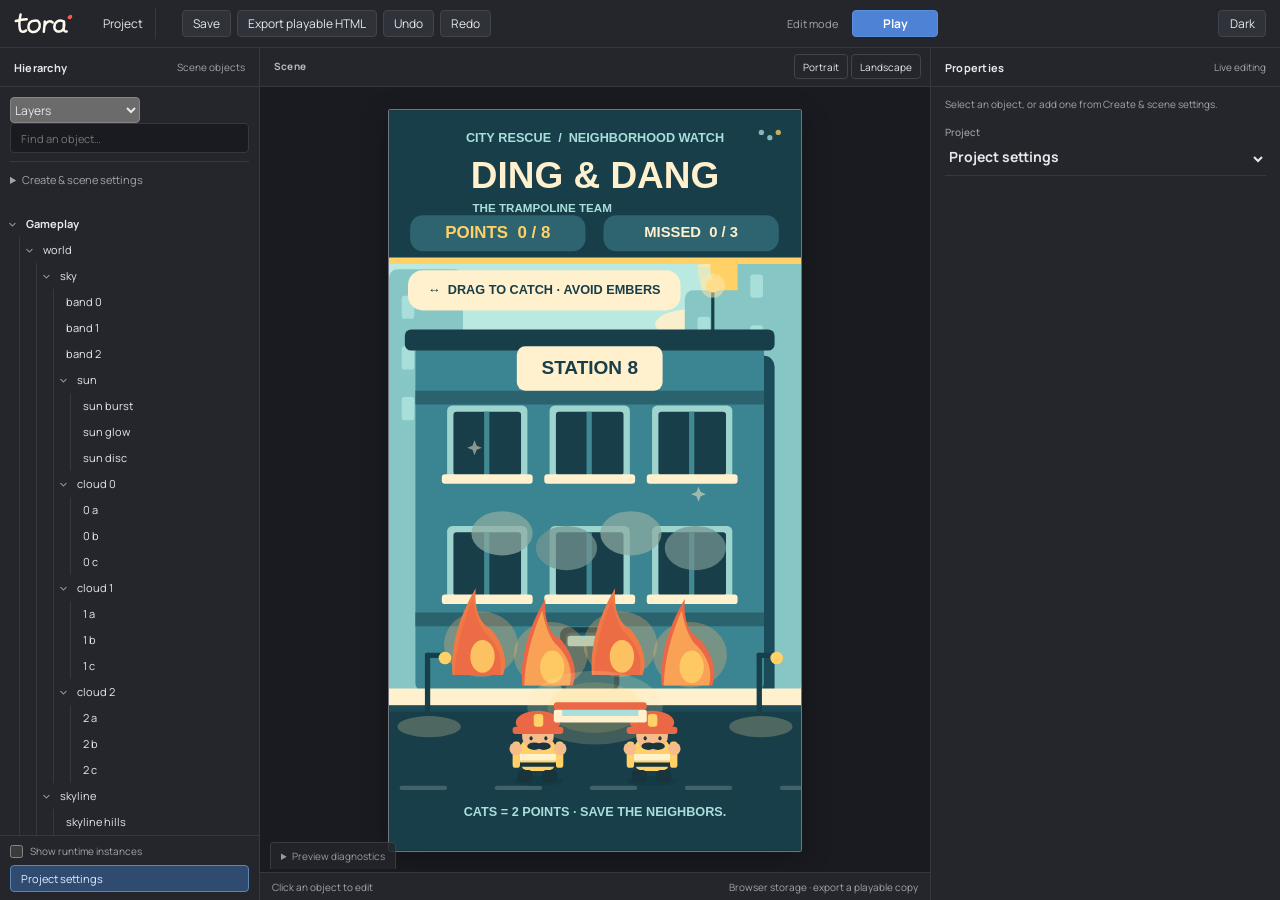
<file: editor/index.html>
<!doctype html>
<html lang="en" data-editor-theme="dark">
<head>
<meta charset="utf-8"><meta name="viewport" content="width=device-width">
<title>Tora — Scene editor</title>
<script>try{document.documentElement.dataset.editorTheme=localStorage.getItem('tora-editor-theme')==='light'?'light':'dark';}catch{}</script>
<link rel="stylesheet" href="./editor.css">
</head>
<body class="tora-editor engine-layout">
<header class="engine-toolbar">
  <img class="tora-wordmark" src="./brand/tora-wordmark.svg" alt="Tora">
  <details id="project-details"><summary>Project</summary>
    <form id="open"><label>Project ID<input id="project" required></label><button>Open</button></form>
    <p><a href="?project=ding-dang">Ding & Dang · native authoring</a></p>
    <p><a href="?project=golden-hour">Golden Hour · tap to score</a> · <a href="../">Back to Tora</a></p><p id="identity">No composition loaded</p>
    <p>Your edits are saved in this browser on this device. Export playable HTML to keep a playable copy. Ad-network qualification is separate.</p><p id="authoring-status"></p>
  </details>
  <nav aria-label="Editor actions"><button id="save-scene">Save</button><button id="export-playable">Export playable HTML</button><button id="undo-scene" title="Undo">Undo</button><button id="redo-scene" title="Redo">Redo</button></nav>
  <nav class="play-controls" aria-label="Play controls"><span id="mode-label">Edit mode</span><button id="start" disabled>Play</button><button id="replay" hidden disabled>Restart</button></nav>
  <button id="theme-toggle" type="button">Dark</button>
  <p id="status" role="status" hidden>Open a project</p><p id="error" role="alert"></p>
</header>
<main>
  <aside id="hierarchy-panel" aria-label="Scene hierarchy">
    <div class="panel-heading"><h2>Hierarchy</h2><span class="panel-caption">Scene objects</span></div>
    <div class="hierarchy-tools"><input id="hierarchy-search" type="search" placeholder="Find an object…" aria-label="Search hierarchy" autocomplete="off"><button id="clear-hierarchy-search" title="Clear search" aria-label="Clear hierarchy search" hidden>×</button></div>
    <nav id="scene-hierarchy" aria-label="Scenes and objects"></nav>
    <div class="hierarchy-footer"><label><input id="show-runtime-objects" type="checkbox"> Show runtime cells</label><button id="global-settings" type="button">Project settings</button></div>
  </aside>
  <section id="viewport-panel" aria-label="Playable viewport">
    <h2>Scene</h2><div class="viewport-tools"><button id="portrait">Portrait</button><button id="landscape">Landscape</button></div>
    <div id="scene-stage"><div id="phone"></div></div>
    <div class="viewport-footer"><span>Click an object to edit</span><span>Browser preview</span></div>
  </section>
  <section id="inspector" aria-label="Object properties">
    <div class="panel-heading"><h2>Properties</h2><span class="panel-caption">Live editing</span></div>
    <p id="edit-status" role="status">Select an object in the hierarchy.</p><p id="edit-error" role="alert"></p>
    <div id="controls"></div><div id="backend-status"></div>
  </section>
  <aside id="runtime-diagnostics"><details><summary>Preview diagnostics</summary>
    <label><input id="visible" type="checkbox" checked>Host visible</label>
    <button id="export-artwork">Export selected artwork PNG</button>
    <h2>Runtime</h2><pre id="state"></pre><h2>CTA events</h2><pre id="cta">[]</pre><h2>Messages</h2><pre id="messages"></pre>
  </details></aside>
</main>
<script type="module" src="./pages.js"></script>
</body></html>
</file>
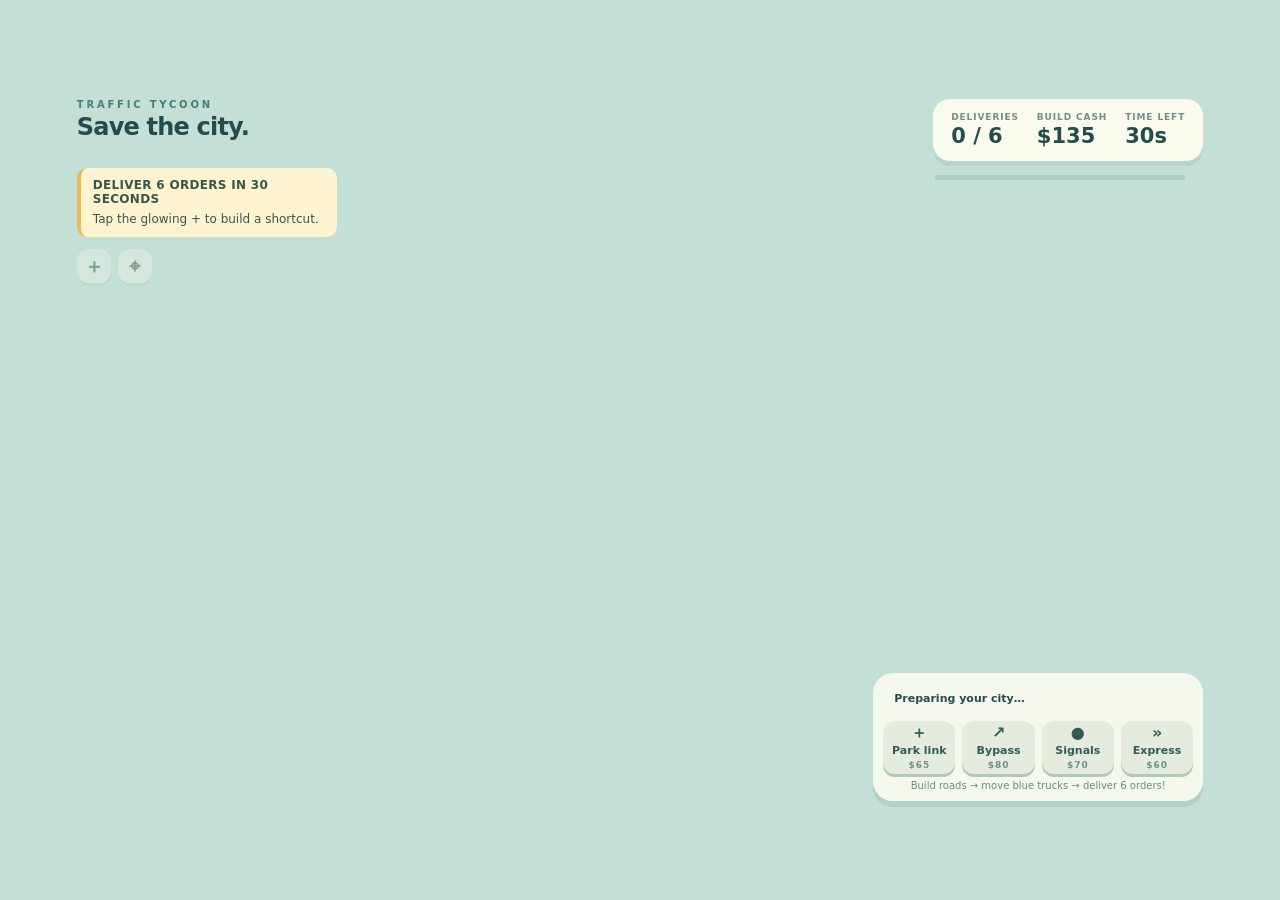
<file: traffic-tycoon/index.html>
<!doctype html><html lang="en"><head><meta charset="utf-8"><meta name="viewport" content="width=device-width,initial-scale=1,viewport-fit=cover"><title>Traffic Tycoon — Save the City</title><style>*{box-sizing:border-box}html,body{margin:0;width:100%;height:100%;overflow:hidden;overscroll-behavior:none;background:#c4dfd5;color:#244c4d;font-family:ui-rounded,"Trebuchet MS",system-ui,sans-serif}button{font:inherit;cursor:pointer;touch-action:manipulation;border:0;-webkit-tap-highlight-color:transparent}button:focus-visible{outline:3px solid #dba442;outline-offset:2px}button:disabled{cursor:default;opacity:.48}[hidden]{display:none!important}canvas{display:block;position:absolute;width:100%;height:100%;touch-action:none}#ui{position:absolute;inset:max(11vh,env(safe-area-inset-top)) 18px max(11vh,env(safe-area-inset-bottom));pointer-events:none;display:flex;flex-direction:column;max-width:640px;margin:auto}#ui button{pointer-events:auto}header{display:flex;align-items:center;justify-content:space-between}.eyebrow{font-size:10px;letter-spacing:2.8px;font-weight:900;margin:0 0 5px;color:#457e78}h1{font-size:clamp(23px,5vw,34px);line-height:1;margin:0;letter-spacing:-.8px}#camera-controls button{width:34px;height:34px;border-radius:12px;background:#eff5e8da;color:#315a56;box-shadow:0 3px 0 #658b8626;font-weight:800;font-size:20px}#hud{display:flex;justify-content:space-between;gap:15px;border-radius:17px;background:#fffdefed;box-shadow:0 5px 0 #648b7320;padding:13px 18px;margin-top:14px}#hud span{display:flex;flex-direction:column;gap:3px}small{font-size:9px;letter-spacing:.9px;font-weight:800;color:#709087}#hud b{font-size:21px;line-height:1.1}#progress{height:5px;border-radius:5px;background:#699c8e40;margin:8px 10px;overflow:hidden}#progress i{display:block;background:#e2b862;height:100%;width:0;transition:width .4s}#deck{margin-top:auto;border-radius:20px;background:#f9fbefeb;padding:14px;box-shadow:0 6px 0 #5f847c26;backdrop-filter:blur(8px)}#message{font-size:13px;min-height:31px;margin:0 0 10px;font-weight:800;line-height:1.3}#choices{display:grid;grid-template-columns:repeat(4,1fr);gap:7px}#choices button{background:#e4ecde;border-radius:12px;min-height:62px;padding:7px 2px;font-size:11px;font-weight:800;color:#315b54;display:flex;align-items:center;flex-direction:column;gap:3px;box-shadow:0 3px 0 #b1c9b5;transition:transform .15s,background .15s}#choices button span{font-size:20px;line-height:19px}#choices button[aria-pressed=true]{background:#f6d98f;box-shadow:0 3px 0 #cba653;transform:translateY(-2px)}#choices button.built{background:#c4dfca}#hint{font-size:10px;text-align:center;color:#6c8981;margin:11px 0 0}#selection{display:flex;gap:7px;align-items:center;margin-top:10px;flex-wrap:wrap}#detail{font-size:11px;flex:1;margin:0;min-width:100px}#confirm{background:#285c53;color:#fff8de;border-radius:10px;padding:11px;font-weight:800;font-size:12px}#cancel{padding:10px;background:transparent;color:#58796c;font-size:11px}#camera-controls{position:absolute;right:0;top:155px;display:flex;gap:7px}#end,#fallback{position:absolute;left:50%;top:50%;transform:translate(-50%,-50%);width:min(86vw,380px);border-radius:26px;background:#fcf7e8f5;padding:28px;text-align:center;box-shadow:0 20px 90px #173e4d66}h2{font-size:34px;letter-spacing:-1px;margin:8px 0}#achievement{font-size:15px;line-height:1.5}#end button,#recover{display:block;width:100%;padding:15px;border-radius:13px;margin-top:11px;font-weight:900}#cta{background:#e9ba59;color:#314c42;box-shadow:0 4px 0 #c0933d}#replay,#recover{background:#e3eddf;color:#365f52}#destination-status{font-size:10px;color:#6c7a6e;margin:17px 0 0;line-height:1.4}#fallback p{font-size:14px;line-height:1.5}body[data-state=paused] canvas{filter:saturate(.65)}body[data-state=won] #deck,body[data-state=timeout] #deck{visibility:hidden}@media(orientation:landscape){#ui{inset:11vh 6vw;max-width:none}header{width:250px}h1{font-size:24px}#hud{position:absolute;right:0;top:0;width:270px;margin:0}#progress{position:absolute;right:8px;top:68px;width:250px}#deck{width:330px;align-self:flex-end;padding:10px}#message{font-size:11px;min-height:14px;margin-bottom:6px}#choices button{min-height:48px;padding:4px}#choices button span{font-size:16px;line-height:16px}#hint{margin-top:6px}#camera-controls{top:60px;left:0;right:auto}}@media(max-height:650px)and(orientation:portrait){#ui{inset:10vh 12px}#hud{padding:9px 14px;margin-top:9px}#hud b{font-size:18px}#message{font-size:11px;min-height:25px}#deck{padding:10px}#choices button{min-height:53px}#camera-controls{top:130px}}

#guide{display:flex;flex-direction:column;gap:5px;margin-top:10px;background:#fff4cf;border-left:4px solid #e9ba59;border-radius:10px;padding:10px 12px;color:#36584b}#guide-title{font-size:12px;letter-spacing:.3px}#guide-copy{font-size:12px;line-height:1.35}#choices button.suggested{background:#ffe3a1;outline:3px solid #f2bd4f;animation:invite 1.3s ease-in-out infinite}#confirm{background:#e9ba59;color:#244c4d;box-shadow:0 3px 0 #ba913c;animation:invite 1.3s ease-in-out infinite}@keyframes invite{50%{box-shadow:0 0 0 6px #efc36455}}@media(prefers-reduced-motion:reduce){#choices button.suggested,#confirm{animation:none}}@media(orientation:landscape){#guide{position:absolute;left:0;top:59px;max-width:260px}#camera-controls{top:150px}}@media(max-height:650px)and(orientation:portrait){#guide{padding:7px 10px;margin-top:6px}#guide-title,#guide-copy{font-size:10px}#camera-controls{top:200px}}

body[data-state=ready] #camera-controls{display:none}@media(orientation:portrait){#camera-controls{top:220px}}

/* Win reward reveals the completed city, rather than covering it with the generic retry dialog. */
#victory-prize{display:none}#end[data-outcome=won]{top:auto;bottom:max(11vh,env(safe-area-inset-bottom));transform:translateX(-50%);padding:18px 24px 20px;border:2px solid #f5d681;box-shadow:0 12px 65px #294f4155,0 0 0 6px #fff1c240;animation:reward-card .5s ease-out}#end[data-outcome=won] .eyebrow{display:none}#end[data-outcome=won] h2{font-size:28px;margin:6px 0}#end[data-outcome=won] #achievement{font-size:13px;margin:5px 0 12px}#end[data-outcome=won] #victory-prize{display:block}#victory-prize>strong{display:block;font-size:11px;letter-spacing:3px;color:#91702e;margin-top:7px}.victory-stars{display:flex;justify-content:center;gap:12px;color:#e8b246;font-size:29px;text-shadow:0 2px #fff5c4;line-height:1.1}.victory-stars span{animation:reward-star .6s cubic-bezier(.18,.8,.3,1.3) both}.victory-stars span:nth-child(2){animation-delay:.18s;font-size:36px;margin-top:-6px}.victory-stars span:nth-child(3){animation-delay:.36s}.victory-seal{margin:5px auto 0;width:89px;height:89px;border:4px solid #edc368;border-radius:50%;background:linear-gradient(135deg,#fff7d5,#f5d682);box-shadow:inset 0 0 0 3px #fff4c7,0 3px 0 #cfaa54;display:flex;flex-direction:column;justify-content:center}.victory-seal b{font-size:35px;line-height:1.1;color:#2c6655}.victory-seal b span{font-size:21px}.victory-seal small{font-size:8px;color:#876c35}#end[data-outcome=won] #cta{animation:invite 1.6s ease-in-out infinite}body[data-state=won] #guide,body[data-state=won] #camera-controls{visibility:hidden}body[data-state=won] #progress i{background:#4fbc91}@keyframes reward-star{from{opacity:0;transform:translateY(16px)scale(.1)rotate(-25deg)}to{opacity:1;transform:translateY(0)scale(1)rotate(0)}}@keyframes reward-card{from{opacity:0;margin-bottom:-20px}to{opacity:1;margin-bottom:0}}@media(orientation:landscape){#end[data-outcome=won]{left:auto;right:5vw;bottom:10vh;transform:none;width:320px;padding:12px 20px}#end[data-outcome=won] .victory-seal{width:62px;height:62px}#end[data-outcome=won] .victory-seal b{font-size:25px}#end[data-outcome=won] .victory-stars{font-size:22px}#end[data-outcome=won] .victory-stars span:nth-child(2){font-size:27px}#end[data-outcome=won] h2{font-size:23px}#end[data-outcome=won] button{padding:11px;margin-top:8px}#end[data-outcome=won] #destination-status{margin-top:10px}}@media(prefers-reduced-motion:reduce){#end[data-outcome=won],.victory-stars span,#end[data-outcome=won] #cta{animation:none}}

@media(orientation:portrait){#end[data-outcome=won]{padding:14px 22px 16px}#end[data-outcome=won] .victory-seal{width:68px;height:68px}#end[data-outcome=won] .victory-seal b{font-size:28px}#end[data-outcome=won] .victory-stars{font-size:23px}#end[data-outcome=won] .victory-stars span:nth-child(2){font-size:29px}#end[data-outcome=won] h2{font-size:25px;margin:5px 0}#end[data-outcome=won] #achievement{font-size:12px;margin:4px 0 8px}#end[data-outcome=won] button{padding:12px;margin-top:9px}#end[data-outcome=won] #destination-status{font-size:8px;margin-top:10px}#victory-prize>strong{font-size:10px;margin-top:5px}}

#end[data-outcome=won]{background:#fcf7e8}@media(orientation:landscape){body[data-state=won] #hud,body[data-state=won] #progress{visibility:hidden}#end[data-outcome=won]{padding:10px 18px;width:300px}#end[data-outcome=won] #victory-prize{position:relative;height:76px;padding-left:78px;display:flex;flex-direction:column;justify-content:center}#end[data-outcome=won] .victory-seal{position:absolute;left:0;top:3px;width:68px;height:68px;margin:0}#end[data-outcome=won] .victory-stars{gap:7px}#end[data-outcome=won] #victory-prize>strong{font-size:9px;letter-spacing:2px}#end[data-outcome=won] #achievement{font-size:12px;margin:4px 0 8px}}

/* Feedback is expressive by default, with text and colour as well as motion. */
#message{border:2px solid transparent;border-radius:12px;padding:7px 9px;transition:background .18s,color .18s}#message[data-tone=error]{transition:none;background:#ffdfd8;color:#a32123;border-color:#e75d54;font-weight:900}#message[data-tone=success]{transition:none;background:#d8efda;color:#216147;border-color:#84c39a}#message.feedback-pop[data-tone=error]{animation:cash-shake .48s ease-out}#message.feedback-pop[data-tone=success],#deliveries.reward-pop{animation:reward-bump .55s ease-out}#money.cash-error{color:#b02728;animation:cash-shake .48s ease-out}#choices button.unaffordable small{color:#b23a34}#confirm[data-affordable=false]{background:#f4c4b8;color:#962f2b;box-shadow:0 3px 0 #c77a6b;animation:none}@keyframes cash-shake{15%,55%{transform:translateX(-6px)}35%,75%{transform:translateX(6px)}100%{transform:translateX(0)}}@keyframes reward-bump{40%{transform:scale(1.08)}100%{transform:scale(1)}}@media(prefers-reduced-motion:reduce){#message.feedback-pop[data-tone],#deliveries.reward-pop,#money.cash-error{animation:none}}

#guide[data-tone=waiting]{background:#ffdfd8;border-left-color:#d65b4f;color:#862c2b}#guide[data-tone=waiting] #guide-copy{font-weight:700}

/* Visible information panels own their input area; empty UI space still permits city panning. */
#ui header,#hud,#guide,#deck{pointer-events:auto;touch-action:manipulation}
</style></head><body><canvas aria-label="Isometric city. Tap a golden road link to preview construction."></canvas><main id="ui"><header><div><p class="eyebrow">TRAFFIC TYCOON</p><h1>Save the city.</h1></div></header><div id="hud"><span><small>DELIVERIES</small><b id="deliveries">0 / 6</b></span><span><small>BUILD CASH</small><b id="money">$135</b></span><span><small>TIME LEFT</small><b id="timer">30s</b></span></div><aside id="guide"><strong id="guide-title">DELIVER 6 ORDERS IN 30 SECONDS</strong><span id="guide-copy">Tap the glowing + to build a shortcut.</span></aside><div id="progress"><i></i></div><section id="deck"><p id="message" role="status">Preparing your city…</p><div id="choices"><button data-action="shortcut"><span>＋</span>Park link<small>$65</small></button><button data-action="bypass"><span>↗</span>Bypass<small>$80</small></button><button data-action="intersection"><span>●</span>Signals<small>$70</small></button><button data-action="speed"><span>»</span>Express<small>$60</small></button></div><div id="selection" hidden><p id="detail"></p><button id="confirm" disabled>Build</button><button id="cancel">Cancel</button></div><p id="hint">Build roads → move blue trucks → deliver 6 orders!</p></section><div id="camera-controls"><button id="zoom" aria-label="Zoom city" disabled>＋</button><button id="home" aria-label="Centre city" disabled>⌖</button></div></main><section id="end" hidden><div id="victory-prize" aria-label="All six deliveries complete"><div class="victory-stars" aria-hidden="true"><span>★</span><span>★</span><span>★</span></div><div class="victory-seal"><b>6<span>/6</span></b><small>DELIVERIES</small></div><strong>CITY HERO</strong></div><p class="eyebrow">TRAFFIC TYCOON</p><h2 id="end-title">City saved!</h2><p id="achievement"></p><button id="cta" disabled>Install</button><button id="replay" disabled>Play again</button><p id="destination-status"></p></section><section id="fallback" hidden><h2>Your city is waiting.</h2><p id="fallback-message">This creative needs Unity’s MRAID host. Open it in the official Ad Testing app.</p><button id="recover" hidden>Retry drawing</button></section><noscript>This playable needs JavaScript and a supported Unity host.</noscript><script type="application/json" id="packed-data">{"atlas":{"height":575,"image":"[data-uri]","sprites":{"building0":{"canonical_id":"building0","pivot":[0.5,0.5],"rect":[106,394,99,85],"uv":[0.10474308580160141,0.6852173805236816,0.2025691717863083,0.8330434560775757]},"building11":{"canonical_id":"building11","pivot":[0.5,0.5],"rect":[878,2,132,128],"uv":[0.8675889372825623,0.0034782609436661005,0.9980236887931824,0.22608695924282074]},"building15":{"canonical_id":"building15","pivot":[0.5,0.5],"rect":[209,394,99,85],"uv":[0.20652173459529877,0.6852173805236816,0.30434781312942505,0.8330434560775757]},"building18":{"canonical_id":"building18","pivot":[0.5,0.5],"rect":[275,262,132,127],"uv":[0.27173912525177,0.4556521773338318,0.4021739065647125,0.6765217185020447]},"building25":{"canonical_id":"building25","pivot":[0.5,0.5],"rect":[2,262,132,128],"uv":[0.0019762846641242504,0.4556521773338318,0.13241106271743774,0.678260862827301]},"building32":{"canonical_id":"building32","pivot":[0.5,0.5],"rect":[312,394,99,85],"uv":[0.3083004057407379,0.6852173805236816,0.406126469373703,0.8330434560775757]},"building39":{"canonical_id":"building39","pivot":[0.5,0.5],"rect":[415,394,99,85],"uv":[0.41007906198501587,0.6852173805236816,0.507905125617981,0.8330434560775757]},"building43":{"canonical_id":"building43","pivot":[0.5,0.5],"rect":[518,394,99,85],"uv":[0.5118576884269714,0.6852173805236816,0.6096838116645813,0.8330434560775757]},"building53":{"canonical_id":"building53","pivot":[0.5,0.5],"rect":[2,394,100,85],"uv":[0.0019762846641242504,0.6852173805236816,0.10079051554203033,0.8330434560775757]},"building69":{"canonical_id":"building69","pivot":[0.5,0.5],"rect":[312,483,99,60],"uv":[0.3083004057407379,0.8399999737739563,0.406126469373703,0.9443477988243103]},"building80":{"canonical_id":"building80","pivot":[0.5,0.5],"rect":[208,483,100,60],"uv":[0.20553359389305115,0.8399999737739563,0.30434781312942505,0.9443477988243103]},"building84":{"canonical_id":"building84","pivot":[0.5,0.5],"rect":[825,394,99,63],"uv":[0.8152173757553101,0.6852173805236816,0.9130434989929199,0.7947825789451599]},"building88":{"canonical_id":"building88","pivot":[0.5,0.5],"rect":[2,483,99,61],"uv":[0.0019762846641242504,0.8399999737739563,0.09980237483978271,0.9460869431495667]},"building96":{"canonical_id":"building96","pivot":[0.5,0.5],"rect":[105,483,99,61],"uv":[0.1037549376487732,0.8399999737739563,0.20158103108406067,0.9460869431495667]},"building99":{"canonical_id":"building99","pivot":[0.5,0.5],"rect":[138,262,133,127],"uv":[0.13636364042758942,0.4556521773338318,0.26778656244277954,0.6765217185020447]},"car0":{"canonical_id":"car0","pivot":[0.5,0.5],"rect":[73,548,31,23],"uv":[0.07213439047336578,0.9530434608459473,0.10276679694652557,0.9930434823036194]},"car1":{"canonical_id":"car1","pivot":[0.5,0.5],"rect":[885,483,32,25],"uv":[0.8745059370994568,0.8399999737739563,0.9061264991760254,0.8834782838821411]},"car2":{"canonical_id":"car2","pivot":[0.5,0.5],"rect":[220,548,17,22],"uv":[0.21739129722118378,0.9530434608459473,0.2341897189617157,0.991304337978363]},"car3":{"canonical_id":"car3","pivot":[0.5,0.5],"rect":[629,483,32,26],"uv":[0.6215415000915527,0.8399999737739563,0.6531620621681213,0.8852173686027527]},"car4":{"canonical_id":"car4","pivot":[0.5,0.5],"rect":[38,548,31,24],"uv":[0.03754940629005432,0.9530434608459473,0.06818182021379471,0.9947826266288757]},"car5":{"canonical_id":"car5","pivot":[0.5,0.5],"rect":[848,483,33,25],"uv":[0.8379446864128113,0.8399999737739563,0.8705533742904663,0.8834782838821411]},"car6":{"canonical_id":"car6","pivot":[0.5,0.5],"rect":[241,548,17,22],"uv":[0.23814229667186737,0.9530434608459473,0.2549407184123993,0.991304337978363]},"car7":{"canonical_id":"car7","pivot":[0.5,0.5],"rect":[921,483,32,25],"uv":[0.9100790619850159,0.8399999737739563,0.9416996240615845,0.8834782838821411]},"city73":{"canonical_id":"city73","pivot":[0.5,0.5],"rect":[411,262,132,101],"uv":[0.406126469373703,0.4556521773338318,0.5365612506866455,0.6313043236732483]},"city74":{"canonical_id":"city74","pivot":[0.5,0.5],"rect":[547,262,132,101],"uv":[0.540513813495636,0.4556521773338318,0.6709486246109009,0.6313043236732483]},"city81":{"canonical_id":"city81","pivot":[0.5,0.5],"rect":[683,262,132,101],"uv":[0.6749011874198914,0.4556521773338318,0.8053359389305115,0.6313043236732483]},"city89":{"canonical_id":"city89","pivot":[0.5,0.5],"rect":[819,262,132,101],"uv":[0.8092885613441467,0.4556521773338318,0.9397233128547668,0.6313043236732483]},"lamp":{"canonical_id":"lamp","pivot":[0.5,0.5],"rect":[451,483,22,37],"uv":[0.44565218687057495,0.8399999737739563,0.46739131212234497,0.904347836971283]},"landscape16":{"canonical_id":"landscape16","pivot":[0.5,0.5],"rect":[621,394,132,83],"uv":[0.6136363744735718,0.6852173805236816,0.7440711259841919,0.8295652270317078]},"people0":{"canonical_id":"people0","pivot":[0.5,0.5],"rect":[2,2,288,256],"uv":[0.0019762846641242504,0.0034782609436661005,0.2865612506866455,0.44869565963745117]},"people1":{"canonical_id":"people1","pivot":[0.5,0.5],"rect":[294,2,288,256],"uv":[0.2905138432979584,0.0034782609436661005,0.5750988125801086,0.44869565963745117]},"people2":{"canonical_id":"people2","pivot":[0.5,0.5],"rect":[586,2,288,256],"uv":[0.5790513753890991,0.0034782609436661005,0.8636363744735718,0.44869565963745117]},"taxiE":{"canonical_id":"taxiE","pivot":[0.5,0.5],"rect":[108,548,31,23],"uv":[0.10671936720609665,0.9530434608459473,0.13735178112983704,0.9930434823036194]},"taxiN":{"canonical_id":"taxiN","pivot":[0.5,0.5],"rect":[178,548,17,23],"uv":[0.17588932812213898,0.9530434608459473,0.1926877498626709,0.9930434823036194]},"taxiNE":{"canonical_id":"taxiNE","pivot":[0.5,0.5],"rect":[957,483,32,25],"uv":[0.945652186870575,0.8399999737739563,0.9772727489471436,0.8834782838821411]},"taxiNW":{"canonical_id":"taxiNW","pivot":[0.5,0.5],"rect":[2,548,32,25],"uv":[0.0019762846641242504,0.9530434608459473,0.033596839755773544,0.9965217113494873]},"taxiS":{"canonical_id":"taxiS","pivot":[0.5,0.5],"rect":[199,548,17,23],"uv":[0.19664031267166138,0.9530434608459473,0.2134387344121933,0.9930434823036194]},"taxiSE":{"canonical_id":"taxiSE","pivot":[0.5,0.5],"rect":[665,483,32,26],"uv":[0.6571146249771118,0.8399999737739563,0.6887351870536804,0.8852173686027527]},"taxiSW":{"canonical_id":"taxiSW","pivot":[0.5,0.5],"rect":[701,483,32,26],"uv":[0.6926877498626709,0.8399999737739563,0.7243083119392395,0.8852173686027527]},"taxiW":{"canonical_id":"taxiW","pivot":[0.5,0.5],"rect":[143,548,31,23],"uv":[0.14130434393882751,0.9530434608459473,0.1719367653131485,0.9930434823036194]},"tree":{"canonical_id":"tree","pivot":[0.5,0.5],"rect":[415,483,32,45],"uv":[0.41007906198501587,0.8399999737739563,0.4416995942592621,0.9182608723640442]},"truck0":{"canonical_id":"truck0","pivot":[0.5,0.5],"rect":[737,483,32,26],"uv":[0.72826087474823,0.8399999737739563,0.7598814368247986,0.8852173686027527]},"truck1":{"canonical_id":"truck1","pivot":[0.5,0.5],"rect":[477,483,33,32],"uv":[0.47134387493133545,0.8399999737739563,0.5039525628089905,0.895652174949646]},"truck2":{"canonical_id":"truck2","pivot":[0.5,0.5],"rect":[587,483,17,30],"uv":[0.5800395011901855,0.8399999737739563,0.5968379378318787,0.8921738862991333]},"truck3":{"canonical_id":"truck3","pivot":[0.5,0.5],"rect":[514,483,33,32],"uv":[0.507905125617981,0.8399999737739563,0.540513813495636,0.895652174949646]},"truck4":{"canonical_id":"truck4","pivot":[0.5,0.5],"rect":[773,483,32,26],"uv":[0.7638339996337891,0.8399999737739563,0.7954545617103577,0.8852173686027527]},"truck5":{"canonical_id":"truck5","pivot":[0.5,0.5],"rect":[809,483,35,25],"uv":[0.7994071245193481,0.8399999737739563,0.8339921236038208,0.8834782838821411]},"truck6":{"canonical_id":"truck6","pivot":[0.5,0.5],"rect":[608,483,17,28],"uv":[0.6007905006408691,0.8399999737739563,0.6175889372825623,0.8886956572532654]},"truck7":{"canonical_id":"truck7","pivot":[0.5,0.5],"rect":[551,483,32,30],"uv":[0.5444663763046265,0.8399999737739563,0.5760869383811951,0.8921738862991333]},"uiButton":{"canonical_id":"uiButton","pivot":[0.5,0.5],"rect":[757,394,64,64],"uv":[0.7480236887931824,0.6852173805236816,0.8112648129463196,0.7965217232704163]}},"width":1012},"kind":"traffic-tycoon","profileId":"unity-ads-ua-playable","project":{"assets":[{"allow_deform":false,"crop":null,"id":"building0","path":"assets/building0.png","pivot":[0.5,0.5],"size":null},{"allow_deform":false,"crop":null,"id":"building11","path":"assets/building11.png","pivot":[0.5,0.5],"size":null},{"allow_deform":false,"crop":null,"id":"building15","path":"assets/building15.png","pivot":[0.5,0.5],"size":null},{"allow_deform":false,"crop":null,"id":"building18","path":"assets/building18.png","pivot":[0.5,0.5],"size":null},{"allow_deform":false,"crop":null,"id":"building25","path":"assets/building25.png","pivot":[0.5,0.5],"size":null},{"allow_deform":false,"crop":null,"id":"building32","path":"assets/building32.png","pivot":[0.5,0.5],"size":null},{"allow_deform":false,"crop":null,"id":"building39","path":"assets/building39.png","pivot":[0.5,0.5],"size":null},{"allow_deform":false,"crop":null,"id":"building43","path":"assets/building43.png","pivot":[0.5,0.5],"size":null},{"allow_deform":false,"crop":null,"id":"building53","path":"assets/building53.png","pivot":[0.5,0.5],"size":null},{"allow_deform":false,"crop":null,"id":"building69","path":"assets/building69.png","pivot":[0.5,0.5],"size":null},{"allow_deform":false,"crop":null,"id":"building80","path":"assets/building80.png","pivot":[0.5,0.5],"size":null},{"allow_deform":false,"crop":null,"id":"building84","path":"assets/building84.png","pivot":[0.5,0.5],"size":null},{"allow_deform":false,"crop":null,"id":"building88","path":"assets/building88.png","pivot":[0.5,0.5],"size":null},{"allow_deform":false,"crop":null,"id":"building96","path":"assets/building96.png","pivot":[0.5,0.5],"size":null},{"allow_deform":false,"crop":null,"id":"building99","path":"assets/building99.png","pivot":[0.5,0.5],"size":null},{"allow_deform":false,"crop":null,"id":"car0","path":"assets/car0.png","pivot":[0.5,0.5],"size":null},{"allow_deform":false,"crop":null,"id":"car1","path":"assets/car1.png","pivot":[0.5,0.5],"size":null},{"allow_deform":false,"crop":null,"id":"car2","path":"assets/car2.png","pivot":[0.5,0.5],"size":null},{"allow_deform":false,"crop":null,"id":"car3","path":"assets/car3.png","pivot":[0.5,0.5],"size":null},{"allow_deform":false,"crop":null,"id":"car4","path":"assets/car4.png","pivot":[0.5,0.5],"size":null},{"allow_deform":false,"crop":null,"id":"car5","path":"assets/car5.png","pivot":[0.5,0.5],"size":null},{"allow_deform":false,"crop":null,"id":"car6","path":"assets/car6.png","pivot":[0.5,0.5],"size":null},{"allow_deform":false,"crop":null,"id":"car7","path":"assets/car7.png","pivot":[0.5,0.5],"size":null},{"allow_deform":false,"crop":null,"id":"city73","path":"assets/city73.png","pivot":[0.5,0.5],"size":null},{"allow_deform":false,"crop":null,"id":"city74","path":"assets/city74.png","pivot":[0.5,0.5],"size":null},{"allow_deform":false,"crop":null,"id":"city81","path":"assets/city81.png","pivot":[0.5,0.5],"size":null},{"allow_deform":false,"crop":null,"id":"city89","path":"assets/city89.png","pivot":[0.5,0.5],"size":null},{"allow_deform":false,"crop":null,"id":"lamp","path":"assets/lamp.png","pivot":[0.5,0.5],"size":null},{"allow_deform":false,"crop":null,"id":"landscape16","path":"assets/landscape16.png","pivot":[0.5,0.5],"size":null},{"allow_deform":false,"crop":null,"id":"people0","path":"assets/people0.png","pivot":[0.5,0.5],"size":null},{"allow_deform":false,"crop":null,"id":"people1","path":"assets/people1.png","pivot":[0.5,0.5],"size":null},{"allow_deform":false,"crop":null,"id":"people2","path":"assets/people2.png","pivot":[0.5,0.5],"size":null},{"allow_deform":false,"crop":null,"id":"taxiE","path":"assets/taxiE.png","pivot":[0.5,0.5],"size":null},{"allow_deform":false,"crop":null,"id":"taxiN","path":"assets/taxiN.png","pivot":[0.5,0.5],"size":null},{"allow_deform":false,"crop":null,"id":"taxiNE","path":"assets/taxiNE.png","pivot":[0.5,0.5],"size":null},{"allow_deform":false,"crop":null,"id":"taxiNW","path":"assets/taxiNW.png","pivot":[0.5,0.5],"size":null},{"allow_deform":false,"crop":null,"id":"taxiS","path":"assets/taxiS.png","pivot":[0.5,0.5],"size":null},{"allow_deform":false,"crop":null,"id":"taxiSE","path":"assets/taxiSE.png","pivot":[0.5,0.5],"size":null},{"allow_deform":false,"crop":null,"id":"taxiSW","path":"assets/taxiSW.png","pivot":[0.5,0.5],"size":null},{"allow_deform":false,"crop":null,"id":"taxiW","path":"assets/taxiW.png","pivot":[0.5,0.5],"size":null},{"allow_deform":false,"crop":null,"id":"tree","path":"assets/tree.png","pivot":[0.5,0.5],"size":null},{"allow_deform":false,"crop":null,"id":"truck0","path":"assets/truck0.png","pivot":[0.5,0.5],"size":null},{"allow_deform":false,"crop":null,"id":"truck1","path":"assets/truck1.png","pivot":[0.5,0.5],"size":null},{"allow_deform":false,"crop":null,"id":"truck2","path":"assets/truck2.png","pivot":[0.5,0.5],"size":null},{"allow_deform":false,"crop":null,"id":"truck3","path":"assets/truck3.png","pivot":[0.5,0.5],"size":null},{"allow_deform":false,"crop":null,"id":"truck4","path":"assets/truck4.png","pivot":[0.5,0.5],"size":null},{"allow_deform":false,"crop":null,"id":"truck5","path":"assets/truck5.png","pivot":[0.5,0.5],"size":null},{"allow_deform":false,"crop":null,"id":"truck6","path":"assets/truck6.png","pivot":[0.5,0.5],"size":null},{"allow_deform":false,"crop":null,"id":"truck7","path":"assets/truck7.png","pivot":[0.5,0.5],"size":null},{"allow_deform":false,"crop":null,"id":"uiButton","path":"assets/uiButton.png","pivot":[0.5,0.5],"size":null}],"config":{"challengeSeconds":30,"deliveryReward":28,"seed":42,"startingCash":135},"kind":"traffic-tycoon","projectId":"traffic-tycoon","schemaVersion":"traffic-showcase-1","store":{"androidUrl":"https://play.google.com/store/apps/details?id=com.playablelab.merge","iosUrl":null}},"sounds":{"click":"[data-uri]","reward":"[data-uri]"}}</script><script>"use strict";(()=>{function Le(e){let t=e.createGain();t.gain.value=0,t.connect(e.destination);let n=[],a=[t],l=!1;function h(m,y){let d=e.createOscillator(),g=e.createGain();return d.type="sine",d.frequency.value=m,g.gain.value=y,d.connect(g),g.connect(t),d.start(),n.push(d),a.push(d,g),{oscillator:d,gain:g}}for(let[m,y]of[130.81,196,261.63,329.63,440].entries()){let d=h(y,.035),g=e.createOscillator(),o=e.createGain();g.frequency.value=.07+m*.013,o.gain.value=.012,g.connect(o),o.connect(d.gain.gain),g.start(),n.push(g),a.push(g,o)}function b(){if(l||e.state!=="running"||t.gain.value<.01)return;let m=e.currentTime+.05;for(let y=0;y<2;y++){let d=h(1800+y*240,0);d.oscillator.frequency.setValueAtTime(2100+y*180,m+y*.18),d.oscillator.frequency.exponentialRampToValueAtTime(1500+y*180,m+y*.18+.12),d.gain.gain.setValueAtTime(0,m+y*.18),d.gain.gain.linearRampToValueAtTime(.022,m+y*.18+.025),d.gain.gain.exponentialRampToValueAtTime(1e-4,m+y*.18+.15),d.oscillator.stop(m+y*.18+.2),d.oscillator.onended=()=>{d.oscillator.disconnect(),d.gain.disconnect();let g=n.indexOf(d.oscillator);g>=0&&n.splice(g,1);let o=a.indexOf(d.oscillator);o>=0&&a.splice(o,1);let r=a.indexOf(d.gain);r>=0&&a.splice(r,1)}}}let w=[523.25,659.25,783.99,659.25,587.33,523.25,440,392],p=0,i=setInterval(()=>{if(l||e.state!=="running"||t.gain.value<.01)return;let m=h(w[p++%w.length],0),y=e.currentTime;m.gain.gain.setValueAtTime(0,y),m.gain.gain.linearRampToValueAtTime(.065,y+.025),m.gain.gain.exponentialRampToValueAtTime(1e-4,y+1.2),m.oscillator.stop(y+1.3),m.oscillator.onended=()=>{m.oscillator.disconnect(),m.gain.disconnect();let d=n.indexOf(m.oscillator);d>=0&&n.splice(d,1);let g=a.indexOf(m.oscillator);g>=0&&a.splice(g,1);let o=a.indexOf(m.gain);o>=0&&a.splice(o,1)}},1800),T=setInterval(b,5500);function s(){if(!(l||e.state!=="running"||t.gain.value<.01))for(let[m,y]of[523.25,659.25,783.99,1046.5].entries()){let d=h(y,0),g=e.currentTime+m*.14;d.gain.gain.setValueAtTime(0,g),d.gain.gain.linearRampToValueAtTime(.1,g+.025),d.gain.gain.exponentialRampToValueAtTime(1e-4,g+1.2),d.oscillator.stop(g+1.3),d.oscillator.onended=()=>{d.oscillator.disconnect(),d.gain.disconnect();let o=n.indexOf(d.oscillator);o>=0&&n.splice(o,1);for(let r of[d.oscillator,d.gain]){let c=a.indexOf(r);c>=0&&a.splice(c,1)}}}}return{celebrate:s,setAudible(m){l||(t.gain.cancelScheduledValues(e.currentTime),t.gain.setTargetAtTime(m?.65:0,e.currentTime,.15))},destroy(){if(!l){l=!0,clearInterval(T),clearInterval(i);for(let m of n)try{m.stop()}catch{}for(let m of a)m.disconnect()}}}}function ae(e){if(/\s/.test(e)||e.length>512)return!1;let t=/^https:\/\/play\.google\.com\/store\/apps\/details\?id=[a-zA-Z][a-zA-Z0-9_]*(\.[a-zA-Z][a-zA-Z0-9_]*){1,9}$/,n=/^https:\/\/apps\.apple\.com\/([a-z]{2}\/)?app\/([a-zA-Z0-9-]+\/)?id[1-9][0-9]{5,19}$/;return t.test(e)&&!/id=example\.|[.=]placeholder(\.|$)|id=com\.example(\.|$)/.test(e)||n.test(e)}function Oe(e,t){let n=/android/i.test(t),a=n?e.androidUrl:e.iosUrl,l=n?"https://play.google.com/":"https://apps.apple.com/";return a&&ae(a)&&a.startsWith(l)?{url:a,reason:""}:{url:void 0,reason:`Install unavailable: no valid ${n?"Android":"iOS"} destination`}}function Ve(e={}){let t=e.timeoutMs??5e3,n=e.pollMs??25;if(![t,n].every(x=>Number.isFinite(x)&&x>=1&&x<=6e4))throw Error("Invalid Unity host deadline/poll interval");let a=e.getHost??(()=>window.mraid),l=new Set,h=new Set,b=[],w={},p=!1,i=!1,T=!1,s=!1,m=!1,y=!1,d,g,o,r,c,S,f=()=>T||s;function E(){clearTimeout(c),clearTimeout(S);for(let[x,L]of b.splice(0))try{w.mraid?.removeEventListener(x,L)}catch{}}function v(x){r?.(x instanceof Error?x:Error(String(x))),o=void 0,r=void 0}function A(x){if(f())return;let L=p;if(T=!0,p=!1,i=!1,E(),v(x),L)for(let V of[...h])V();l.clear(),h.clear()}function k(x,L){return b.push([x,L]),w.mraid.addEventListener(x,L),M(x,L)}function M(x,L){if(f()){try{w.mraid.removeEventListener(x,L)}catch{}return!1}return!0}function N(x){if(!f()){if(typeof x!="boolean"){A(Error("Invalid Unity viewability event"));return}if(!p){d=x;return}if(i!==x){i=x;for(let L of[...l]){if(f())break;L(i)}}}}let ie=x=>{x==="hidden"&&A(Error("Unity host closed"))},K=()=>{p&&!f()&&e.onResize?.()};function _(){if(!(!m||p||y||f())){y=!0;try{let x=w.mraid.getState();if(f()||x==="loading")return;if(x==="hidden")throw Error("Unity host closed before ready");if(!["default","expanded","resized"].includes(x))throw Error("Invalid Unity host state");let L=w.mraid.getVersion();if(f())return;if(L!=="3.0")throw Error("Unity Ads UA requires MRAID 3.0");for(let[F,X]of[["viewableChange",N],["stateChange",ie],["sizeChange",K]])if(!k(F,X))return;let V=w.mraid.isViewable();if(f())return;if(typeof V!="boolean")throw Error("Invalid Unity initial viewability");i=d??V,p=!0,clearTimeout(c),clearTimeout(S),o?.(),o=void 0,r=void 0;for(let F of[...l]){if(f())break;F(i)}}catch(x){A(x)}finally{y=!1}}}function H(){if(!f())try{let x=a();if(f())return;if(!x){S=setTimeout(H,n);return}if(w.mraid=x,b.push(["ready",_]),w.mraid.addEventListener("ready",_),!M("ready",_))return;m=!0,_()}catch(x){A(x)}}return{init(){return g||(g=new Promise((x,L)=>{o=x,r=L}),f()?(v(Error("Unity bridge destroyed")),g):(c=setTimeout(()=>A(Error("Unity MRAID readiness timed out")),t),H(),g))},isReady:()=>p&&!f(),isVisible:()=>p&&i&&!f(),isClosed:f,onVisibilityChanged(x){return f()||l.add(x),()=>l.delete(x)},onClosed(x){return f()||h.add(x),()=>h.delete(x)},openStore(x){if(!p||!i||f()||!ae(x))throw Error("Unity store request not permitted");w.mraid.open(x)},destroy(){s||(s=!0,p=!1,i=!1,E(),v(Error("Unity bridge destroyed")),l.clear(),h.clear())}}}var rt={BOOT:["WAIT_HOST","DESTROYED"],WAIT_HOST:["READY","PAUSED","ERROR_FALLBACK","DESTROYED"],READY:["ACTIVE","PAUSED","ERROR_FALLBACK","DESTROYED"],ACTIVE:["END_CARD","PAUSED","ERROR_FALLBACK","DESTROYED"],END_CARD:["READY","PAUSED","ERROR_FALLBACK","DESTROYED"],PAUSED:["READY","ACTIVE","END_CARD","ERROR_FALLBACK","DESTROYED"],ERROR_FALLBACK:["DESTROYED"],DESTROYED:[]};function _e(e){let{bridge:t,storeUrl:n}=e,a=e.now??(()=>performance.now()),l="BOOT",h="READY",b=null,w,p,i=-1/0,T=!1,s=0,m=[],y=new Set,d,g;function o(v,A){e.recordEvents!==!1&&(m.push({sequence:++s,name:v,state:l,atMs:a(),...A===void 0?{}:{detail:A}}),m.length>256&&m.shift())}function r(){y.forEach(v=>v())}function c(v){if(l!==v){if(!rt[l].includes(v))throw new Error(`Illegal bootstrap transition: ${l} -> ${v}`);l=v,o("state_changed"),l==="DESTROYED"&&o("destroyed"),l==="READY"&&!T&&(T=!0,o("ready_for_input")),r()}}function S(v){l==="DESTROYED"||l==="ERROR_FALLBACK"||l==="BOOT"||(!v&&(l==="READY"||l==="ACTIVE"||l==="END_CARD")?(h=l,o("pause"),c("PAUSED")):v&&t.isReady()&&l==="PAUSED"?(o("resume"),c(h)):r())}function f(v){return v.isTrusted&&t.isReady()&&t.isVisible()&&!t.isClosed()}function E(){if(l==="DESTROYED")return;let v=d,A=g;d=void 0,g=void 0,c("DESTROYED"),y.clear(),v?.(),A?.(),t.destroy(),p?.(),p=void 0}return{start(){if(w)return w;w=new Promise(M=>{p=M});let v=w,A=()=>l==="DESTROYED",k=M=>{A()||(b=M instanceof Error?M.message:"Host initialization failed",o("runtime_error",b),c("ERROR_FALLBACK"))};if(A())return p?.(),p=void 0,v;if(t.isClosed())return E(),v;if(c("WAIT_HOST"),A())return v;try{let M=t.onVisibilityChanged(S);if(A())return M(),v;d=M;let N=t.onClosed(E);if(A())return N(),v;g=N,Promise.resolve().then(()=>{if(!A())return t.init()}).then(()=>{if(!A()){if(!t.isReady()||t.isClosed())throw new Error("Host did not become ready");if(n!==void 0&&!ae(n))throw new Error("Invalid store destination");t.isVisible()?c("READY"):(h="READY",c("PAUSED"))}}).catch(k).then(()=>{p?.(),p=void 0})}catch(M){k(M),p?.(),p=void 0}return v},activatePrimary(v){return f(v)&&l==="READY"?(o("first_touch"),o("game_started"),c("ACTIVE"),!0):!1},complete(v="won"){return l!=="ACTIVE"||!t.isReady()||!t.isVisible()||t.isClosed()||v!=="won"&&v!=="timeout"&&v!=="failed"?!1:(v==="won"?o("game_completed"):o("game_ended",v),c("END_CARD"),l==="END_CARD"&&o("end_card_shown"),!0)},activateCta(v){if(l!=="END_CARD"||!f(v)||n===void 0)return!1;let A=a();if(A-i<300)return!1;i=A,o("cta_tap");try{t.openStore(n),o("install_requested"),b=null}catch(k){b=k instanceof Error?k.message:"Store request failed",o("runtime_error",b)}return r(),!0},restart(v){return l!=="END_CARD"||!f(v)?!1:(o("game_restarted"),c("READY"),!0)},snapshot(){return{state:l,hostReady:t.isReady(),visible:t.isVisible(),error:b}},events(){return m.map(v=>({...v}))},subscribe(v){return l!=="DESTROYED"&&y.add(v),()=>y.delete(v)},destroy:E}}function it(e,t,n,a,l){if(![e,t,n.left,n.top,n.width,n.height,a,l].every(Number.isFinite)||n.width<=0||n.height<=0||a<=0||l<=0)return null;let h=Math.min(n.width/a,n.height/l),b=n.left+(n.width-a*h)/2,w=n.top+(n.height-l*h)/2,p=(e-b)/h,i=(t-w)/h;return p>=0&&i>=0&&p<a&&i<l?{x:p,y:i}:null}function ot(e=!1){let t=null,n=0;return{reset(){t=null,n=0},advance(a){if(!Number.isFinite(a))throw new Error("E_CLOCK_TIME");if(t===null)return t=a,[];let l=Math.min(50,Math.max(0,a-t));if(t=a,!e)return[l];let h=1e3/60;n+=l;let b=[];for(;n+1e-9>=h&&b.length<3;)n-=h,b.push(h);return b}}}function Ue(e,t,n=!1){let a=ot(n),l=!1,h=!1,b=null,w=0,p=i=>{if(b=null,!l||h)return;let T=w,s=()=>l&&!h&&T===w;for(let m of a.advance(i)){if(!s())return;e(m)}s()&&(t(),s()&&(b=requestAnimationFrame(p)))};return{setActive(i){h||l===i||(l=i,w++,a.reset(),b!==null&&(cancelAnimationFrame(b),b=null),l&&(b=requestAnimationFrame(p)))},destroy(){h=!0,l=!1,w++,b!==null&&cancelAnimationFrame(b),b=null,a.reset()}}}function $e(e,t){let n=null,a=0,l=0,h=!1,b=y=>{let d=t.viewport();return it(y.clientX,y.clientY,e.getBoundingClientRect(),d.width,d.height)},w=()=>{let y=n;n=null,y!==null&&e.hasPointerCapture(y)&&e.releasePointerCapture(y)},p=()=>{let y=n;w(),y!==null&&t.dispatch({type:"cancel",pointerId:y,point:null,trusted:!1})},i=y=>{!y.isTrusted||!t.permitted()||n!==null||!y.isPrimary||y.button!==0||!b(y)||(n=y.pointerId,a=y.clientX,l=y.clientY,h=!1,e.setPointerCapture(n),t.dispatch({type:"down",pointerId:n,point:b(y),trusted:y.isTrusted}))},T=y=>{if(n===y.pointerId){if(!t.permitted()){p();return}h||(h=Math.hypot(y.clientX-a,y.clientY-l)>=4),h&&t.dispatch({type:"move",pointerId:n,point:b(y),trusted:y.isTrusted})}},s=y=>{if(n===y.pointerId){if(!t.permitted()||!h){p();return}t.dispatch({type:"up",pointerId:n,point:b(y),trusted:y.isTrusted}),w()}},m=y=>{n===y.pointerId&&p()};return e.addEventListener("pointerdown",i),e.addEventListener("pointermove",T),e.addEventListener("pointerup",s),e.addEventListener("pointercancel",m),e.addEventListener("lostpointercapture",m),window.addEventListener("blur",p),{cancel:p,destroy(){p(),e.removeEventListener("pointerdown",i),e.removeEventListener("pointermove",T),e.removeEventListener("pointerup",s),e.removeEventListener("pointercancel",m),e.removeEventListener("lostpointercapture",m),window.removeEventListener("blur",p)}}}var Q=["9,3","9,7","5,3"],G=e=>`${e.x},${e.y}`,U=e=>{let[t,n]=e.split(",").map(Number);return{x:t,y:n}},Y=[];for(let e=1;e<=9;e++)Y.push({x:e,y:3});for(let e=4;e<=7;e++)Y.push({x:9,y:e});for(let e=8;e>=1;e--)Y.push({x:e,y:7});for(let e=6;e>=4;e--)Y.push({x:1,y:e});var $={shortcut:{label:"Park link",cost:65,description:"Connect the south road to the centre",cells:[{x:5,y:6},{x:5,y:5},{x:5,y:4}],start:"5,7",end:"5,3"},bypass:{label:"Market bypass",cost:80,description:"Fast route around the busy junction",cells:[{x:3,y:2},{x:4,y:2},{x:5,y:2},{x:6,y:2},{x:7,y:2},{x:8,y:2},{x:9,y:2}],start:"3,3",end:"9,3"}},st=[{x:0,y:5,body:"building25",roof:"building96",floors:1,name:"DEPOT"},{x:2,y:4,body:"building32",roof:"building80",floors:1,name:"MAPLE ST"},{x:3,y:5,body:"building39",roof:"building84",floors:1,name:""},{x:7,y:5,body:"building53",roof:"building88",floors:1,name:""},{x:8,y:6,body:"building11",roof:"building80",floors:1,name:""},{x:2,y:0,body:"building32",roof:"building84",floors:1,name:""},{x:5,y:0,body:"building15",roof:"building96",floors:3,name:"CITY OFFICE"},{x:7,y:0,body:"building11",roof:"building96",floors:2,name:""},{x:10,y:3,body:"building18",roof:"building69",floors:1,name:"MARKET"},{x:9,y:8,body:"building43",roof:"building88",floors:1,name:"CAF\xC9"},{x:2,y:8,body:"building0",roof:"building99",floors:2,name:""}],Be=st.map(e=>({...e,footprint:{x:["building11","building18","building25"].includes(e.body)?1:.75,y:["building11","building18","building25"].includes(e.body)?1:.75},anchor:"base-center"})),Ne=[{x:0,y:1},{x:1,y:0},{x:3,y:0},{x:8,y:0},{x:10,y:1},{x:0,y:7},{x:0,y:8},{x:0,y:9},{x:3,y:8},{x:4,y:8},{x:3,y:9},{x:4,y:9},{x:5,y:9},{x:6,y:8},{x:10,y:6},{x:10,y:8}],Te=[[{x:2.8,y:3.45},{x:4.1,y:3.45}],[{x:9.65,y:3.9},{x:9.65,y:6.4}],[{x:2.8,y:7.5},{x:5.4,y:7.5}],[{x:.8,y:4},{x:.8,y:6.25}]];function Fe(e,t,n=42){let a=Te[e%Te.length],l=a[0],h=a[1],b=Math.hypot(h.x-l.x,h.y-l.y),w=b/.22,p=.8,i=w+p,T=(t+Math.floor(e/Te.length)*i*2/3+n%97/97)%(i*2),s=T>=i,m=T%i,y=m<w,d=Math.min(m,w)*.22,g=s?1-d/b:d/b,o=(h.x!==l.x?1:0)+(s?2:0),r=y?Math.floor(d/.18*4)%4:Math.floor(t)%2;return{x:l.x+(h.x-l.x)*g,y:l.y+(h.y-l.y)*g,direction:o,walking:y,frame:r}}function Ye(e,t,n){let a=e.direction===1?0:2,l=e.walking&&(n==="ready"||n==="playing"),h=Math.abs(e.y-(e.direction===1?2.55:3.55));return{direction:a,walking:l,frame:l?Math.floor((h+1e-7)/.18*4)%4:Math.floor(t)%2}}var ze={intersection:{label:"Smart signals",cost:70,description:"Shorter queues at the central junction"},speed:{label:"Express road",cost:60,description:"Faster vehicles across the neighbourhood"}},qe=1/60;function Re(e){let t=new Map;Y.forEach((n,a)=>t.set(G(n),[G(Y[(a+1)%Y.length])]));for(let n of e){let a=$[n];if(!a)continue;let l=[a.start,...a.cells.map(G),a.end];for(let h=0;h<l.length-1;h++){let b=l[h],w=l[h+1];t.has(b)||t.set(b,[]),t.get(b).push(w)}}for(let n of t.values())n.sort();return t}function at(e,t,n){let a=U(t),l=U(n);return Math.abs(a.x-l.x)+Math.abs(a.y-l.y)===1&&!!e.get(t)?.includes(n)}function lt(e,t,n,a=!1){if(!e.has(t)||!e.has(n))return[];let l=new Map([[t,0]]),h=new Map([[t,[t]]]),b=new Set([t]);for(;b.size;){let w=[...b].sort((p,i)=>l.get(p)-l.get(i)||(p<i?-1:p>i?1:0))[0];if(b.delete(w),w===n)return h.get(w);for(let p of e.get(w)??[]){if(!at(e,w,p))continue;let i=l.get(w)+(U(p).y===2?.65:1)+(p==="5,3"?a?.25:4:0);i<(l.get(p)??1/0)&&(l.set(p,i),h.set(p,[...h.get(w),p]),b.add(p))}}return[]}function dt(e){let t=e.rng;return t^=t<<13,t^=t>>>17,t^=t<<5,e.rng=t>>>0,e.rng/4294967296}function le(e,t,n){t.path=lt(n,t.next??t.node,t.target,e.intersection),e.routeSearches++}function W(e,t,n=0,a=0){e.events.push({type:t,step:e.step,id:n,amount:a}),e.events.length>128&&e.events.shift()}function Ae(e){if(!Object.values(e).every(Number.isFinite)||!Number.isInteger(e.seed)||e.seed<1||e.seed>4294967295||e.challengeSeconds!==30&&(e.challengeSeconds<45||e.challengeSeconds>75)||!Number.isInteger(e.startingCash)||e.startingCash<80||e.startingCash>200||!Number.isInteger(e.deliveryReward)||e.deliveryReward<20||e.deliveryReward>50)throw Error("E_TRAFFIC_CONFIG");let t={config:{...e},step:0,time:0,elapsed:0,started:!1,status:"ready",cash:e.startingCash,deliveries:0,roads:[],intersection:!1,speed:!1,selected:null,vehicles:[],rng:e.seed,revision:0,message:"Fix the traffic. Deliver 6 orders!",events:[],awarded:[],construction:[],rewards:[],routeSearches:0,crossing:{walking:!1,progress:0,direction:1,nextAt:4,passes:0}};for(let a=0;a<13;a++){let l=G(Y[a<3?[22,23,0][a]:(a-3)*2+1]),h=a<3;t.vehicles.push({id:a,kind:h?"truck":a%2?"car":"taxi",node:l,previous:l,next:null,progress:0,path:[],target:h?Q[a]:Q[(a+1)%3],cargo:h,deliveryId:a,completed:0,waiting:0,held:0,lastAngle:0,blockedTicks:0})}let n=Re([]);return t.vehicles.forEach(a=>le(t,a,n)),t}function de(e,t){return t==="intersection"?e.intersection:t==="speed"?e.speed:e.roads.includes(t)}function z(e){return e in $?$[e].cost:ze[e].cost}function je(e,t){if(e.status==="won"||e.status==="timeout")return!1;if(!e.started&&t.type!=="select"&&(e.started=!0,e.status="playing",W(e,"started")),t.type==="start")return!0;if(t.type==="select")return e.selected=t.id,e.message=t.id===null?"Choose a road link or a traffic upgrade.":(t.id in $?$[t.id]:ze[t.id]).description,!0;let n=t.id;if(!["shortcut","bypass","intersection","speed"].includes(n))return e.message="Choose a highlighted construction site.",W(e,"invalid_action"),!1;if(de(e,n))return e.message="Already built \u2014 choose another improvement.",W(e,"duplicate_purchase"),!1;let a=z(n);if(e.cash<a)return e.message=`Need $${a}. Deliveries earn $${e.config.deliveryReward}.`,W(e,"insufficient_funds"),!1;e.cash-=a,n==="intersection"?e.intersection=!0:n==="speed"?e.speed=!0:e.roads.push(n),e.revision++,e.construction.push({id:n,at:e.time}),e.selected=null,e.message=n==="intersection"?"Smart signals on. Watch the queue clear!":n==="speed"?"Express road open. Deliveries move faster!":"New connection open. Vehicles are choosing new routes.",W(e,"purchase",0,a);let l=Re(e.roads);return e.vehicles.forEach(h=>le(e,h,l)),!0}function We(e,t=!0){if(!t||e.status==="won"||e.status==="timeout")return;let n=e.config.challengeSeconds===30?2.6:1,a=qe*n;e.step++,e.time=e.step*a,e.started&&(e.elapsed+=qe);let l=Re(e.roads),h=e.crossing;h.walking?(h.progress+=a/2.4,h.progress>=1&&(h.walking=!1,h.progress=0,h.direction*=-1,h.nextAt=e.time+20,h.passes++)):e.time>=h.nextAt&&!e.vehicles.some(i=>i.next==="7,3"||i.node==="7,3"&&(!i.next||i.progress<.85))&&(h.walking=!0,h.progress=0);let b=h.walking||e.time>=h.nextAt-2.5,w=e.step%e.vehicles.length,p=[...e.vehicles.slice(w),...e.vehicles.slice(0,w)];for(let i of p)if(!(!e.started&&i.kind==="truck"))if(i.next){let T=(e.speed?1.28:.86)*(U(i.node).y===2||U(i.next).y===2?1.35:1)*a;if(i.progress=Math.min(1,i.progress+T),i.progress>=1){let s=i.node;if(i.previous=s,i.node=i.next,i.path[0]===s&&(i.path=i.path.slice(1)),i.next=null,i.progress=0,i.waiting=0,i.blockedTicks=0,i.held=0,i.node===i.target){if(i.kind==="truck")if(i.cargo&&e.started&&!e.awarded.includes(i.deliveryId)){e.awarded.push(i.deliveryId),e.deliveries++,e.cash+=e.config.deliveryReward,i.completed++,i.cargo=!1;let m=U(i.node);e.rewards.push({...m,at:e.time,text:`+$${e.config.deliveryReward} \xB7 ORDER ${e.deliveries}`}),e.message=`Delivery ${e.deliveries} of 6! +$${e.config.deliveryReward}`,W(e,"delivery",i.deliveryId,e.config.deliveryReward),i.target="1,5"}else!i.cargo&&i.node==="1,5"&&(i.deliveryId+=3,i.cargo=!0,i.target=Q[(i.completed+i.id)%3],W(e,"loaded",i.deliveryId));else{let m=Q[Math.floor(dt(e)*3)];m===i.node&&(m="1,5"),i.target=m}le(e,i,l)}}}else{let T=i.path[1];if(!T){le(e,i,l);continue}let s=e.vehicles.some(d=>d!==i&&(d.next===T||d.node===T&&(!d.next||d.progress<.75)||d.node===i.node&&d.next===T)),m=i.node==="5,3",y=m?e.intersection?.12:1.6:.04;if(i.held+=a,!s&&!(T==="7,3"&&b)&&!(m&&!e.intersection&&Math.floor(e.time/2)%2===1)&&i.held>=y){i.next=T,i.progress=0,i.waiting=0;let d=U(i.node),g=U(T);i.lastAngle=Math.atan2((g.x+g.y-d.x-d.y)*33,(g.x-g.y-d.x+d.y)*66)}else i.waiting+=a,i.blockedTicks++,i.blockedTicks===Math.ceil(240/n)&&(le(e,i,l),W(e,"queue_replan",i.id))}e.rewards=e.rewards.filter(i=>e.time-i.at<1.6),e.construction=e.construction.filter(i=>e.time-i.at<1.3),e.deliveries>=6?(e.status="won",e.message="City saved. Six orders delivered!",W(e,"won")):e.started&&e.elapsed+1e-8>=e.config.challengeSeconds&&(e.status="timeout",e.message="The city needs another plan. Try a different connection!",W(e,"timeout"))}function He(e){let t=e.vehicles.map(n=>{let a=U(n.node),l=n.next?U(n.next):a,h=n.progress,b=a.x+(l.x-a.x)*h,w=a.y+(l.y-a.y)*h,p=l.x-a.x,i=l.y-a.y,T=!1;if(n.next){let s,m,y,d=0;if(h<.2&&n.previous!==n.node){let g=U(n.previous);s=a,m={x:a.x-g.x,y:a.y-g.y},y={x:l.x-a.x,y:l.y-a.y},d=.5+h/.4}else if(h>.8){let g=n.path[n.path.indexOf(n.next)+1];if(g){let o=U(g);s=l,m={x:l.x-a.x,y:l.y-a.y},y={x:o.x-l.x,y:o.y-l.y},d=(h-.8)/.4}}if(s&&m&&y){T=m.x*y.y-m.y*y.x!==0;let g={x:s.x-m.x*.2,y:s.y-m.y*.2},o={x:s.x+y.x*.2,y:s.y+y.y*.2};b=(1-d)**2*g.x+2*(1-d)*d*s.x+d*d*o.x,w=(1-d)**2*g.y+2*(1-d)*d*s.y+d*d*o.y,p=2*(1-d)*(s.x-g.x)+2*d*(o.x-s.x),i=2*(1-d)*(s.y-g.y)+2*d*(o.y-s.y)}}return{id:n.id,kind:n.kind,x:b,y:w,angle:n.next?Math.atan2((p+i)*33,(p-i)*66):n.lastAngle,waiting:n.waiting,cargo:n.cargo,turning:T}});return{time:e.time,simulationTime:e.time,seed:e.config.seed,crossing:{walking:e.crossing.walking,direction:e.crossing.direction,y:e.crossing.direction===1?2.55+(e.crossing.walking?e.crossing.progress:0):3.55-(e.crossing.walking?e.crossing.progress:0)},roads:e.roads,intersection:e.intersection,speed:e.speed,vehicles:t,deliveries:e.deliveries,selected:e.selected,status:e.status,construction:e.construction,rewards:e.rewards}}var ke=[[[56,53,56,52,56,56],[56,52,55,53,56,56],[56,55,55,53,56,56],[56,53,56,55,56,56]],[[56,53,56,52,56,56],[56,52,55,53,56,56],[56,55,55,53,56,56],[56,53,56,55,56,56]],[[56,53,56,52,56,56],[56,52,55,53,56,56],[56,55,55,53,56,56],[56,53,56,55,56,56]]],Me=[[[25.5,24,28,24,25.5,25.5],[21,22,22,23.5,21,21],[25.5,23.5,25,23,25.5,25.5],[20.5,23.5,21,25,20.5,20.5]],[[25.5,24.5,28,24,25.5,25.5],[21,22,22,23,21,21],[25.5,23.5,25,23,25.5,25.5],[20.5,23.5,21,24.5,20.5,20.5]],[[25.5,25,28,24,25.5,25.5],[21,22,22,23,21,21],[25.5,23.5,25,23,25.5,25.5],[20.5,23.5,21,24.5,20.5,20.5]]];var re={halfWidth:66,halfHeight:33,columns:11,rows:10};function P(e){return{x:(e.x-e.y)*re.halfWidth,y:(e.x+e.y)*re.halfHeight}}function Ge(e){return{x:(e.x/re.halfWidth+e.y/re.halfHeight)/2,y:(e.y/re.halfHeight-e.x/re.halfWidth)/2}}function Ke(e,t={x:1,y:1}){return e.x+e.y+(t.x+t.y-2)/2}function Xe(e){return e*e*(3-2*e)}function Ze(e,t,n=1){let a=P({x:5,y:4.5});return{scale:Math.min(e/1390,t/850)*n,x:e/2-a.x*Math.min(e/1390,t/850)*n,y:t*.48-a.y*Math.min(e/1390,t/850)*n}}function Je(e,t,n,a,l,h={x:0,y:0,zoom:1}){let b=n.time,w=n.simulationTime??b,p=Ze(a,l,h.zoom);p.x+=h.x,p.y+=h.y;let i=e.createLinearGradient(0,0,0,l);i.addColorStop(0,"#d9efe8"),i.addColorStop(1,"#9cbfc0"),e.fillStyle=i,e.fillRect(0,0,a,l),e.save(),e.translate(p.x,p.y),e.scale(p.scale,p.scale),e.imageSmoothingEnabled=!0,e.fillStyle="#547e7829",e.beginPath(),e.ellipse(36,367,650,266,0,0,Math.PI*2),e.fill();let T=new Set(Y.map(G));for(let o of n.roads){let r=$[o];r&&r.cells.forEach(c=>T.add(G(c)))}function s(o,r,c=0){let S=1;for(let A of n.construction??[]){let M=$[A.id]?.cells.findIndex(N=>N.x===r.x&&N.y===r.y)??-1;if(M>=0){let N=Math.max(0,Math.min(1,(w-A.at-M*.04)/.6));c=12*(1-Xe(N)),S=.2+.8*N}}let f=P(r),[E,v]=t.size(o);t.draw(o,f.x-E/2,f.y+66-v-c,E,v,S)}for(let o=0;o<20;o++)for(let r=0;r<11;r++){let c=o-r;if(c<0||c>9)continue;let S={x:r,y:c},f=G(S),E=c>=8&&r>=3&&r<=6||r===0||r===10||c===0;s(T.has(f)?[1,9].includes(r)&&[3,7].includes(c)||r===5&&[3,7].includes(c)||r===3&&c===3||[3,9].includes(r)&&c===2?"city89":r===1||r===9||n.roads.includes("shortcut")&&r===5&&c>3&&c<7?"city81":c===3||c===7||c===2?"city73":"city89":E?"landscape16":"city74",S)}for(let o of Y.filter(r=>r.y===3||r.y===7)){let r=P(o);e.strokeStyle="#f1e8ba",e.lineWidth=2,e.beginPath(),e.moveTo(r.x-7,r.y-3.5),e.lineTo(r.x+7,r.y+3.5),e.stroke()}e.strokeStyle="#f2ecd4",e.lineWidth=5;for(let o=0;o<5;o++){let r=P({x:6.83,y:2.69+o*.15}),c=P({x:7.17,y:2.69+o*.15});e.beginPath(),e.moveTo(r.x,r.y),e.lineTo(c.x,c.y),e.stroke()}let m=[];for(let[o,r]of Be.entries())m.push({depth:Ke(r,r.footprint)+.12,order:o,draw(){let c=P(r);e.fillStyle="#274f402b",e.beginPath(),e.ellipse(c.x+12,c.y+1,t.size(r.body)[0]/2,t.size(r.body)[0]/8,.1,0,Math.PI*2),e.fill();let[S,f]=t.size(r.body);for(let A=0;A<r.floors;A++)t.draw(r.body,c.x-S/2,c.y+S/4-f-A*33);let[E,v]=t.size(r.roof);t.draw(r.roof,c.x-E/2,c.y+S/4-1-f-(r.floors-1)*33-v+44)}});for(let[o,r]of Ne.entries())m.push({depth:r.x+r.y+.2,order:100+o,draw(){let c=P(r);e.fillStyle="#345c3429",e.beginPath(),e.ellipse(c.x+8,c.y+17,20,8,0,0,Math.PI*2),e.fill();let[S,f]=t.size("tree"),E=Math.sin(b*.8+o)*1.4;t.draw("tree",c.x-S/2+E,c.y+18-f,S*1.25,f*1.25)}});for(let[o,r]of[{x:4.7,y:2.6},{x:1.4,y:6.6},{x:8.6,y:7.3}].entries())m.push({depth:r.x+r.y,order:150+o,draw(){let c=P(r),[S,f]=t.size("lamp");t.draw("lamp",c.x-S/2,c.y+6-f)}});for(let o=0;o<12;o++){let r=Fe(o,b,n.seed),c=r.direction,S=r.walking?"walk":"idle",f=r.frame,E=`person-${o%3}-${c}-${S}-${f}`;m.push({depth:r.x+r.y+.02,order:200+o,draw(){let v=P(r);e.fillStyle="#29493438",e.beginPath(),e.ellipse(v.x,v.y,6,2.5,0,0,Math.PI*2),e.fill();let A=f+(S==="idle"?4:0);t.draw(E,v.x-Me[o%3][c][A],v.y-ke[o%3][c][A])}})}if(n.crossing){let o={x:7,y:n.crossing.y},r=Ye(n.crossing,b,n.status),c=r.walking,S=r.direction;m.push({depth:o.x+o.y+.04,order:250,draw(){let f=P(o),E=c?"walk":"idle",v=r.frame;e.fillStyle="#29493428",e.beginPath(),e.ellipse(f.x,f.y,7,3,0,0,Math.PI*2),e.fill(),t.draw(`person-2-${S}-${E}-${v}`,f.x-Me[2][S][v+(E==="idle"?4:0)],f.y-ke[2][S][v+(E==="idle"?4:0)])}})}for(let o of n.vehicles)m.push({depth:o.x+o.y+.03,order:300+o.id,draw(){let r=P(o),c=Math.round((o.angle+Math.PI*2)%(Math.PI*2)/(Math.PI*2)*8)%8,S=o.kind==="taxi"?`taxi${["E","SE","S","SW","W","NW","N","NE"][c]}`:`${o.kind}${c}`,[f,E]=t.size(S);e.fillStyle="#273b4226",e.beginPath(),e.ellipse(r.x+3,r.y+2,18,7,0,0,Math.PI*2),e.fill(),t.draw(S,r.x-f/2,r.y-E+8),o.cargo&&(e.fillStyle="#ffe2a0",e.fillRect(r.x-3,r.y-E+2,6,5)),o.waiting>1&&(e.fillStyle="#f5ba57",e.beginPath(),e.arc(r.x,r.y-E-5,4+Math.sin(b*4)*.6,0,Math.PI*2),e.fill()),o.turning&&Math.sin(b*8+o.id)>0&&(e.fillStyle="#ffe4a4",e.fillRect(r.x+12,r.y-3,3,2))}});m.sort((o,r)=>o.depth-r.depth||o.order-r.order),m.forEach(o=>o.draw());for(let[o,r]of Object.entries($))if(n.status!=="won"&&!n.roads.includes(o)){for(let S of r.cells){let f=P(S);e.fillStyle=n.selected===o?"#f4cd6677":"#f3c95725",e.strokeStyle=n.selected===o?"#fff4af":"#f5c85e",e.lineWidth=2,e.setLineDash([7,5]),e.beginPath(),e.moveTo(f.x,f.y-24),e.lineTo(f.x+48,f.y),e.lineTo(f.x,f.y+24),e.lineTo(f.x-48,f.y),e.closePath(),e.fill(),e.stroke(),e.setLineDash([])}let c=P(r.cells[Math.floor(r.cells.length/2)]);g(c.x,c.y-9,"+",n.selected===o?"#fff0b5":"#ffce61",32+Math.sin(b*3)*1.5),n.recommended===o&&!n.selected&&(e.fillStyle="#fff8de",e.strokeStyle="#d49a2f",e.lineWidth=3,e.beginPath(),e.moveTo(c.x,c.y-46-Math.sin(b*3)*4),e.lineTo(c.x-13,c.y-65-Math.sin(b*3)*4),e.lineTo(c.x+13,c.y-65-Math.sin(b*3)*4),e.closePath(),e.fill(),e.stroke(),e.font="bold 21px system-ui",e.textAlign="center",e.strokeStyle="#fff6d8",e.lineWidth=6,e.strokeText("BUILD ROAD",c.x,c.y-83),e.fillStyle="#28584e",e.fillText("BUILD ROAD",c.x,c.y-83))}for(let[o,r]of Q.entries())if(n.status!=="won"){let c=P(U(r));g(c.x+5,c.y-67+Math.sin(b*2+o)*4,"\u2193","#f8fbef",16)}let y=P(U("5,3"));e.fillStyle="#344747",e.fillRect(y.x+29,y.y-48,5,45),e.fillStyle=n.intersection?"#67d299":Math.floor(w/2)%2?"#f08567":"#72cc90",e.beginPath(),e.arc(y.x+31.5,y.y-43,4,0,Math.PI*2),e.fill(),n.intersection&&(e.strokeStyle="#a6e5c4",e.lineWidth=3,e.beginPath(),e.ellipse(y.x,y.y,35,17,0,0,Math.PI*2),e.stroke());for(let o of n.construction??[]){let r=w-o.at;if(r<1.2){let c=$[o.id];if(c)for(let S of c.cells){let f=P(S);e.globalAlpha=1-r/1.2;for(let E=0;E<6;E++)e.fillStyle=E%2?"#f8db8f":"#fff3d1",e.fillRect(f.x+Math.cos(E)*r*40,f.y-10-Math.sin(r*Math.PI)*24+E*3,6,6);e.globalAlpha=1}}}e.restore();let d=typeof matchMedia<"u"&&matchMedia("(prefers-reduced-motion: reduce)").matches;if(n.status==="ready"||n.status==="playing"){for(let o of n.vehicles)if(o.cargo){let r=P(o),c=o.kind==="truck"?"truck0":"car0",[,S]=t.size(c),f=p.x+r.x*p.scale,E=p.y+(r.y-S)*p.scale-7;e.save(),e.strokeStyle="#fff8df",e.lineWidth=2,e.strokeRect(f-4,E-3,8,6),e.fillStyle="#d5ab57",e.fillRect(f-4,E-3,8,6),e.strokeStyle="#8f6e38",e.lineWidth=.6,e.strokeRect(f-4,E-3,8,6),e.fillStyle="#fff1bd",e.fillRect(f-1,E-3,2,6),e.restore()}}for(let o of n.rewards??[]){let r=(n.rewardTime??w)-o.at;if(r<0||r>=1.8)continue;let c=P(o),S=o.text.replace("ORDER","DELIVERY"),f=Math.min(1,(1.8-r)/.35);e.save(),e.globalAlpha=f,e.font="bold 13px system-ui";let E=Math.max(130,e.measureText(S).width+24),v=Math.max(E/2+6,Math.min(a-E/2-6,p.x+c.x*p.scale)),A=Math.max(l*.3,Math.min(l*.66,p.y+c.y*p.scale-23-(d?0:Math.min(r,1)*20)));e.strokeStyle="#fff0a0",e.lineWidth=2,e.beginPath(),e.ellipse(p.x+c.x*p.scale,p.y+c.y*p.scale,12+(d?0:r*10),6+(d?0:r*5),0,0,Math.PI*2),e.stroke(),e.fillStyle="#fff4ca",e.strokeStyle="#c19b43";let k=v-E/2,M=A-13;e.beginPath(),e.moveTo(k+10,M),e.lineTo(k+E-10,M),e.quadraticCurveTo(k+E,M,k+E,M+10),e.lineTo(k+E,M+16),e.quadraticCurveTo(k+E,M+26,k+E-10,M+26),e.lineTo(k+10,M+26),e.quadraticCurveTo(k,M+26,k,M+16),e.lineTo(k,M+10),e.quadraticCurveTo(k,M,k+10,M),e.fill(),e.stroke(),e.fillStyle="#275b46",e.textAlign="center",e.textBaseline="middle",e.fillText(S,v,A+1),e.restore()}if(n.status==="won"){let o=n.celebrationTime??0,r=a*.5,c=l*.42,S=Math.max(0,1-o/2.5);if(S>0){let f=e.createRadialGradient(r,c,0,r,c,Math.max(a,l)*.65);f.addColorStop(0,`rgba(255,227,147,${S*.4})`),f.addColorStop(1,"rgba(255,227,147,0)"),e.fillStyle=f,e.fillRect(0,0,a,l)}if(e.save(),typeof matchMedia>"u"||!matchMedia("(prefers-reduced-motion: reduce)").matches)for(let f=0;f<100;f++){let E=(o+f*.031)%4.5,v=f*73.37%1*a+Math.sin(E*2+f)*18,A=-40+E/4.5*(l+90);e.fillStyle=["#f4c251","#fff3c1","#e9907c","#4aaf94"][f%4],e.save(),e.translate(v,A),e.rotate(o*1.5+f),e.fillRect(-3,-5,6,10),e.restore()}e.restore()}function g(o,r,c,S,f){e.save(),e.translate(o,r),e.fillStyle="#234e5130",e.beginPath(),e.ellipse(3,9,f,f*.55,0,0,Math.PI*2),e.fill(),c==="+"?t.draw("uiButton",-f,-f,f*2,f*2):(e.fillStyle=S,e.beginPath(),e.arc(0,0,f,0,Math.PI*2),e.fill()),e.fillStyle="#315f62",e.font=`800 ${f*1.3}px system-ui`,e.textAlign="center",e.textBaseline="middle",e.fillText(c,0,-1),e.restore()}return p}function Qe(e){let t=document.querySelector("canvas"),n=document.querySelector("#ui"),a=document.querySelector("#end"),l=document.querySelector("#fallback"),h=document.querySelector("#recover"),b=u=>document.querySelector("#"+u),w=u=>document.querySelector("#"+u),p=Ve({onResize:()=>Z()}),i,T,s,m=null,y,d=0,g=0,o=!1,r=!1,c=-1/0,S=0,f="info",E=!1,v=!1,A="",k,M,N=new Map,ie=new Set,K=[],_=0,H=null,x=null,L={x:0,y:0},V={x:0,y:0,zoom:1},F={x:0,y:0},X={x:0,y:0},O=()=>p.isReady()&&p.isVisible()&&!document.hidden&&!o,ee=()=>O()&&r&&!!m&&!!i&&["READY","ACTIVE"].includes(i.snapshot().state),q=(u,R)=>{let C=b(u);C.textContent!==R&&(C.textContent=R)};function ce(u,R=!1){r=!1,ve.setActive(!1),ye.cancel(),l.hidden=!1,b("fallback-message").textContent=u,h.hidden=!R,n.hidden=!0,document.body.dataset.state="fallback"}function oe(){if(o||!r)return;let u=ee();ve.setActive(O()&&r&&!!m),u||ye.cancel(),document.body.dataset.state=!O()&&r?"paused":s?.status??"loading",document.querySelectorAll("#choices button").forEach(R=>{R.disabled=!u||de(s,R.dataset.action)}),w("zoom").disabled=!O()||!r,w("home").disabled=!O()||!r,w("cta").disabled=!O()||!me().url||i?.snapshot().state!=="END_CARD",w("replay").disabled=!O()||i?.snapshot().state!=="END_CARD",M?.setAudible(O()),O()?(a.style.visibility="visible",k||ge()):(k?.suspend().catch(()=>{}),a.style.visibility="hidden"),be()}function me(){return T?Oe({androidUrl:T.project.store.androidUrl,...T.project.store.iosUrl?{iosUrl:T.project.store.iosUrl}:{}},navigator.userAgent||navigator.vendor):{url:void 0,reason:"Project not ready"}}function he(){if(!s)return null;let u=s.roads.length?s.intersection?s.speed?null:"speed":"intersection":s.intersection?"bypass":"shortcut";return u&&s.cash>=z(u)?u:null}function be(){if(!s)return;let u=[s.cash,s.deliveries,Math.ceil(s.config.challengeSeconds-s.elapsed),s.selected,s.message,s.revision,s.status].join("|");if(u===A)return;A=u,q("deliveries",`${s.deliveries} / 6`),q("money",`$${s.cash}`),q("timer",`${Math.max(0,Math.ceil(s.config.challengeSeconds-s.elapsed))}s`),q("message",f==="error"&&s.selected&&s.cash<z(s.selected)?`\u26A0 NEED $${z(s.selected)-s.cash} MORE \xB7 Deliveries earn $${s.config.deliveryReward}.`:s.message),b("progress").querySelector("i").style.width=`${Math.min(100,s.deliveries/6*100)}%`,document.querySelectorAll("#choices button").forEach(I=>{let j=I.dataset.action,te=de(s,j);I.classList.toggle("built",te),I.classList.toggle("unaffordable",!te&&s.cash<z(j)),I.classList.toggle("suggested",!s.selected&&j===he()),I.setAttribute("aria-pressed",String(s.selected===j)),I.querySelector("small").textContent=te?"BUILT":`$${z(j)}`,I.disabled=!ee()||te}),b("selection").hidden=s.selected===null,s.selected&&(q("detail",s.selected==="intersection"?"Turn the light green. Let the delivery trucks through.":s.selected==="speed"?"Get the delivery trucks moving faster.":$[s.selected].description),w("confirm").textContent=`${s.selected in $?"Build":"Upgrade"} \xB7 $${z(s.selected)}`,w("confirm").disabled=!ee(),w("confirm").dataset.affordable=String(s.cash>=z(s.selected)));let R=he(),C=s.selected?Math.max(0,z(s.selected)-s.cash):0,D=!!s.selected&&C>0,B=["shortcut","bypass","intersection","speed"].some(I=>I!==s.selected&&!de(s,I)&&z(I)<=s.cash);b("guide").dataset.tone=D?"waiting":"normal",q("guide-title",D?"WAIT FOR A DELIVERY":s.selected?"CONFIRM YOUR IMPROVEMENT":s.started?s.deliveries>0?`${s.deliveries} DELIVERED \xB7 ${6-s.deliveries} TO GO`:"GET THE DELIVERY TRUCKS MOVING":"DELIVER 6 ORDERS IN 30 SECONDS"),q("guide-copy",D?`Need $${C} more. A delivery earns $${s.config.deliveryReward}. ${B?"Try a cheaper improvement or wait.":"Watch for the next blue-truck delivery."}`:s.selected?"Tap the golden Build / Upgrade button below.":R==="shortcut"?"Tap the glowing + to build a shortcut.":R==="bypass"?"Open the bypass: give trucks a faster route.":R==="intersection"?"Tap Signals to clear the red-light queue.":"Follow the blue trucks. Each arrival fills your delivery goal."),q("hint",s.started?s.status==="playing"?"Blue trucks deliver orders. Keep them moving to win.":"":"Your 30 seconds start when you build. Other improvements work too.")}function ue(u,R){if(!R||!ee())return;i.activatePrimary({isTrusted:!0});let C=je(s,u),D=s.selected?$[s.selected]:void 0;if(D){let B=P(D.cells[Math.floor(D.cells.length/2)]);X.x=-B.x*we().scale*.15,X.y=-B.y*we().scale*.05}else X.x=0,X.y=0;u.type==="buy"?C?(Ce("click"),se("success")):s.events[s.events.length-1]?.type==="insufficient_funds"&&se("error"):se("info"),be(),oe()}function se(u,R=!1){f=u;let C=b("message");C.dataset.tone=u,C.setAttribute("role",u==="error"?"alert":"status"),C.setAttribute("aria-live",u==="error"?"assertive":"polite"),C.classList.remove("feedback-pop"),b("money").classList.remove("cash-error"),b("deliveries").classList.remove("reward-pop"),C.offsetWidth,u!=="info"&&C.classList.add("feedback-pop"),u==="error"&&b("money").classList.add("cash-error"),u==="success"&&R&&b("deliveries").classList.add("reward-pop")}function ge(){if(!(!v||!O()||!r))try{if(k??(k=new AudioContext),M??(M=Le(k)),M.setAudible(!0),k.resume().catch(()=>{}),!E){E=!0;let u=k;(async()=>{for(let[R,C]of Object.entries(T.sounds)){let D=atob(C.split(",")[1]),B=Uint8Array.from(D,I=>I.charCodeAt(0));try{let I=await u.decodeAudioData(B.buffer);o||N.set(R,I)}catch{}}})()}}catch{}}function Ce(u){if(!O()||!k||k.state!=="running")return;let R=N.get(u);if(!R)return;let C=k.createBufferSource(),D=k.createGain();C.buffer=R,D.gain.value=.25,C.connect(D),D.connect(k.destination),C.start()}let ve=Ue(()=>{if(s){We(s,O()),_+=1/60,F.x+=(X.x-F.x)*.06,F.y+=(X.y-F.y)*.06,s.deliveries>S&&(S=s.deliveries,Ce("reward"),se("success",!0));for(let u of s.rewards)ie.has(u.text)||(ie.add(u.text),K.push({...u,at:_}));for(;K[0]&&_-K[0].at>=1.8;)K.shift();(s.status==="won"||s.status==="timeout")&&(H===null&&(H=_,s.status==="won"&&M?.celebrate()),i?.snapshot().state==="ACTIVE"&&i.complete(s.status==="won"?"won":"timeout"),a.hidden=!1,a.dataset.outcome=s.status,q("end-title",s.status==="won"?"You saved the city!":"One more route?"),q("achievement",s.status==="won"?`6 orders delivered. You kept the city moving in ${Math.ceil(s.elapsed)} seconds.`:`${s.deliveries} of 6 orders delivered. Try smart signals or a different connection.`),q("destination-status",me().reason||"Install opens only through the Unity host."),oe()),be()}},fe,!0);function fe(){if(!m||!y||!s||!O())return;let u=1+.045*Math.max(0,1-_/2),R=s.status==="won"&&g>d?-g*.11*Math.min(1,(_-(H??_))/.8):0;try{Je(m,y,{...He(s),time:_,celebrationTime:H===null?0:_-H,rewards:K,rewardTime:_,recommended:he()},d,g,{x:V.x+F.x,y:V.y+F.y+R,zoom:V.zoom*u})}catch{ce("Drawing was interrupted. Retry to restore your city.",!0)}}let ye=$e(t,{permitted:ee,viewport:()=>({width:d,height:g}),dispatch(u){if(u.type==="down"&&u.point){x=u.point,L={x:V.x,y:V.y};let R=we(),C={x:(u.point.x-R.x)/R.scale,y:(u.point.y-R.y)/R.scale},D=Ge(C);for(let[B,I]of Object.entries($)){let j=I.cells[Math.floor(I.cells.length/2)];if(!s.roads.includes(B)&&Math.hypot(D.x-j.x,D.y-j.y)<.75){ue({type:"select",id:B},u.trusted);return}}i?.activatePrimary({isTrusted:u.trusted})}else u.type==="move"&&u.point&&x?(V.x=Math.max(-d*.35,Math.min(d*.35,L.x+u.point.x-x.x)),V.y=Math.max(-g*.2,Math.min(g*.2,L.y+u.point.y-x.y))):(u.type==="cancel"||u.type==="up")&&(x=null)}});function we(){let u=Math.min(d/1390,g/850)*V.zoom*(1+.045*Math.max(0,1-_/2)),R=P({x:5,y:4.5});return{scale:u,x:d/2-R.x*u+V.x+F.x,y:g*.48-R.y*u+V.y+F.y}}function Z(){if(o||!p.isReady()||p.isClosed())return;ye.cancel();let u=t.getBoundingClientRect();d=u.width,g=u.height;let R=Math.min(devicePixelRatio||1,3,2048/Math.max(d,g));if(t.width=Math.max(1,Math.round(d*R)),t.height=Math.max(1,Math.round(g*R)),m=t.getContext("2d",{alpha:!1}),!m){ce("Drawing is temporarily unavailable. Retry to restore your city.",!0);return}m.setTransform(R,0,0,R,0,0),V={x:g>d?0:-d*.19,y:g>d?0:g*.07,zoom:g>d?1.12:.7},T&&s&&y&&(r=!0,l.hidden=!0,n.hidden=!1,oe(),fe())}let Ee=[];function J(u,R){let C=w(u);C.addEventListener("click",R),Ee.push(()=>C.removeEventListener("click",R))}document.querySelectorAll("#choices button").forEach(u=>{let R=C=>{ue({type:"select",id:u.dataset.action},C.isTrusted)};u.addEventListener("click",R),Ee.push(()=>u.removeEventListener("click",R))}),J("confirm",u=>{s?.selected&&ue({type:"buy",id:s.selected},u.isTrusted)}),J("cancel",u=>ue({type:"select",id:null},u.isTrusted)),J("zoom",u=>{u.isTrusted&&O()&&(V.zoom=V.zoom>1.3?1.05:1.55,fe())}),J("home",u=>{u.isTrusted&&Z()}),J("recover",u=>{u.isTrusted&&O()&&Z()}),J("replay",u=>{u.isTrusted&&O()&&i?.restart({isTrusted:!0})&&(s=Ae(T.project.config),A="",S=0,K=[],ie.clear(),se("info"),a.hidden=!0,H=null,_=0,Z())}),J("cta",u=>{!u.isTrusted||!O()||performance.now()-c<300||(c=performance.now(),i?.activateCta({isTrusted:!0}))});let De=u=>{u.preventDefault(),ce("Drawing is temporarily unavailable. Your city is preserved.",!0)},Pe=()=>{O()&&Z()};t.addEventListener("contextlost",De),t.addEventListener("contextrestored",Pe);let pe=u=>{u.isTrusted&&ee()&&(v=!0,k?.state!=="running"&&ge())};document.addEventListener("pointerdown",pe,!0),document.addEventListener("keydown",pe,!0);let xe=()=>{oe(),O()&&r&&ge(),fe()};window.addEventListener("resize",Z),document.addEventListener("visibilitychange",xe);let et=p.onVisibilityChanged(xe),tt=p.onClosed(Ie);function Ie(){o||(o=!0,ve.destroy(),ye.destroy(),et(),tt(),Ee.forEach(u=>u()),t.removeEventListener("contextlost",De),t.removeEventListener("contextrestored",Pe),window.removeEventListener("resize",Z),document.removeEventListener("visibilitychange",xe),document.removeEventListener("pointerdown",pe,!0),document.removeEventListener("keydown",pe,!0),M?.destroy(),k?.close(),i?.destroy())}async function nt(){try{if(T=JSON.parse(document.querySelector("#packed-data").textContent),T.kind!=="traffic-tycoon"||T.profileId!=="unity-ads-ua-playable"||T.project.schemaVersion!=="traffic-showcase-1")throw Error("Unsupported Traffic contract");s=Ae(T.project.config);let u=new Image;if(u.src=T.atlas.image,await u.decode(),u.width!==T.atlas.width||u.height!==T.atlas.height)throw Error("Atlas dimensions disagree");let R=C=>{if(!C.startsWith("person-"))return T.atlas.sprites[C]?.rect;let D=C.split("-"),B=T.atlas.sprites["people"+D[1]]?.rect;if(B)return[B[0]+(Number(D[4])+(D[3]==="idle"?4:0))*48,B[1]+Number(D[2])*64,48,64]};if(y={size(C){let D=R(C);if(!D)throw Error(`Missing sprite ${C}`);return[D[2],D[3]]},draw(C,D,B,I,j,te=1){if(!m)return;let ne=R(C);m.globalAlpha=te,m.drawImage(u,ne[0],ne[1],ne[2],ne[3],D,B,I??ne[2],j??ne[3]),m.globalAlpha=1}},i=_e({bridge:p,storeUrl:me().url,recordEvents:!1}),await i.start(),o)return;if(i.snapshot().state==="ERROR_FALLBACK")throw Error("This creative needs Unity\u2019s MRAID host. Open it in the official Android Ad Testing app.");Z(),oe()}catch(u){ce(u instanceof Error?u.message:String(u))}}return nt(),{destroy:Ie}}Qe();})();
</script></body></html>
</file>
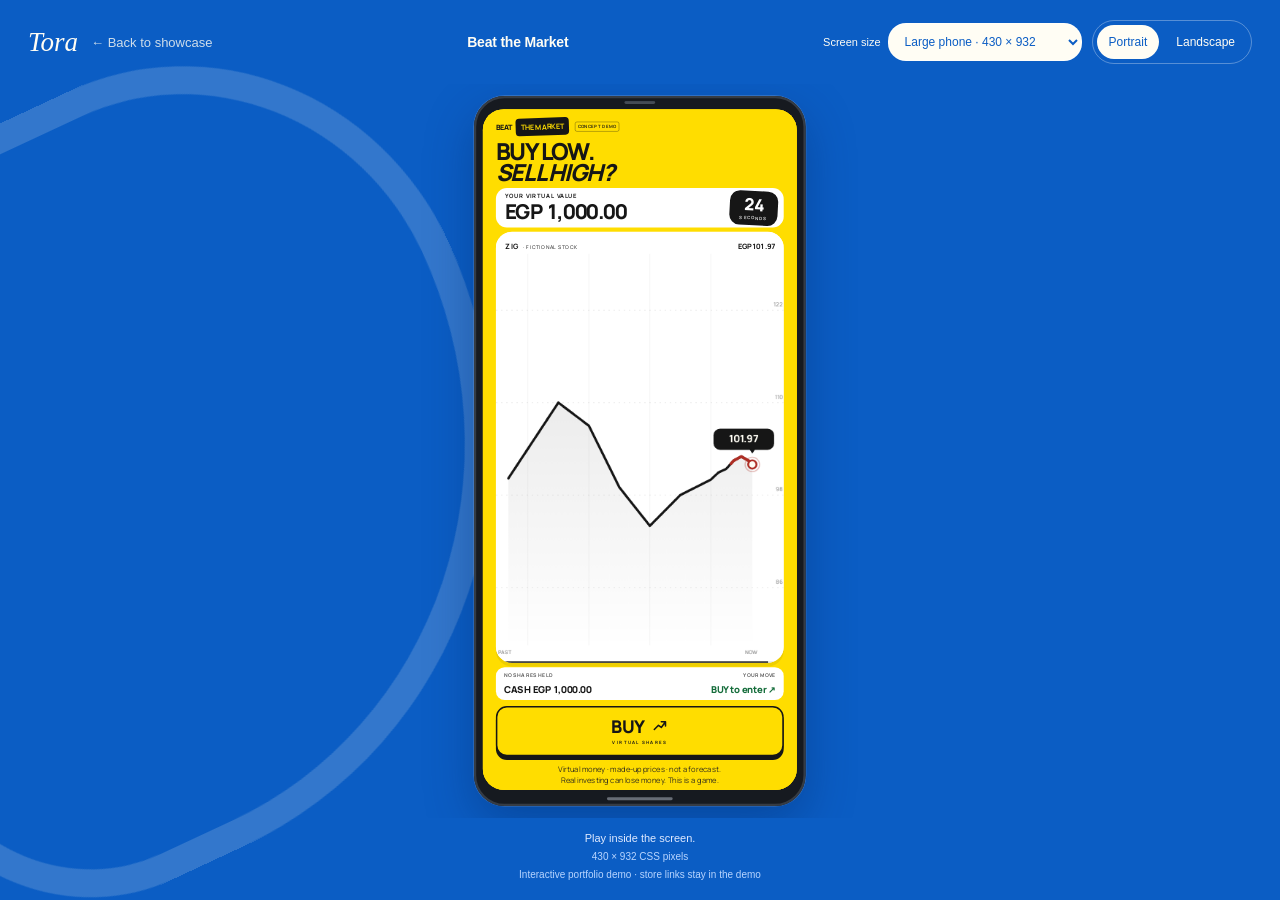
<file: beat-market/play.html>
<!doctype html><html lang="en"><head><meta charset="utf-8"><meta name="viewport" content="width=device-width,initial-scale=1"><title>Beat the Market — Tora interactive demo</title><meta name="description" content="Play Beat the Market in a mobile preview. Portfolio demo; no real store opens."><style>
*{box-sizing:border-box}html,body{margin:0;height:100%;font-family:Arial,sans-serif}body{height:100dvh;display:grid;grid-template-rows:auto minmax(0,1fr) auto;background:#0b5dc4;color:#fffdf4;overflow:hidden}body:before{content:'';position:fixed;inset:10% auto auto -16%;width:52vw;height:78vh;border:28px solid #fffdf429;border-radius:48% 40% 63% 29%;transform:rotate(-25deg);pointer-events:none}header{display:flex;align-items:center;justify-content:space-between;gap:16px;padding:20px 28px;position:relative;z-index:1}a{color:inherit;text-decoration:none}.back{font-size:13px;display:flex;align-items:center;gap:13px}.back b{font:italic 27px Georgia,serif}.back span{opacity:.8}.title{font-size:14px;font-weight:600;letter-spacing:-.2px}.preview-controls{display:flex;align-items:center;justify-content:flex-end;flex-wrap:wrap;gap:10px}.size-picker{display:flex;align-items:center;gap:7px;font-size:11px}.size-picker select{font:inherit;font-size:12px;min-height:38px;max-width:235px;padding:8px 28px 8px 12px;border:1px solid #ffffff70;border-radius:18px;background:#fffdf4;color:#0b5dc4}.custom-size{display:flex;align-items:center;gap:6px;font-size:11px}.custom-size input{width:70px;min-height:34px;border:1px solid #ffffff70;border-radius:8px;padding:7px;font:inherit;background:#fffdf4;color:#153d69}.custom-size button{border:1px solid #ffffff80}.custom-size [role=alert]{color:#ffdbcf;font-size:11px}.dimension-label{font-variant-numeric:tabular-nums}[hidden]{display:none!important}.orientations{display:flex;gap:5px;border:1px solid #ffffff50;border-radius:22px;padding:4px}button{font:inherit;font-size:12px;cursor:pointer;color:inherit;border:0;background:transparent;border-radius:18px;padding:8px 12px;min-height:34px}button[aria-pressed=true]{background:#fffdf4;color:#0b5dc4}button:focus-visible,a:focus-visible{outline:2px solid #ff6457;outline-offset:4px}.stage{display:grid;place-items:center;min-height:0;min-width:0;padding:12px;overflow:hidden;position:relative}.device-slot{position:relative}.device{position:absolute;top:0;left:0;padding:18px 12px 22px;background:#161a20;border-radius:42px;box-shadow:0 25px 65px #032b6866,0 0 0 1px #ffffff38,inset 0 0 0 3px #363c44;transform-origin:top left}.device:before{content:'';position:absolute;width:42px;height:4px;border-radius:4px;background:#454c55;left:50%;top:7px;transform:translateX(-50%)}.device:after{content:'';position:absolute;width:90px;height:4px;border-radius:4px;background:#676d75;left:50%;bottom:8px;transform:translateX(-50%)}.screen{overflow:hidden;border-radius:29px;background:#ffdd00}iframe{border:0;display:block;width:100%;height:100%}footer{text-align:center;font-size:11px;padding:12px 18px 18px;color:#e0eaff;line-height:1.5;position:relative}footer span{display:block;color:#b8d5ff;font-size:10px;margin-top:3px}@media(max-width:600px){header{padding:14px 15px;gap:10px;flex-wrap:wrap}.back{font-size:11px}.back b{font-size:23px}.title{font-size:12px}.preview-controls{width:100%;justify-content:center;gap:8px}.size-picker select{font-size:11px;min-height:34px;max-width:205px}.size-picker{font-size:10px}.custom-size{width:100%;justify-content:center;flex-wrap:wrap}.custom-size [role=alert]{flex-basis:100%;text-align:center}button{font-size:10px;padding:6px 10px;min-height:31px}.stage{padding:8px}footer{font-size:10px;padding:9px 12px 12px}.back span{display:none}}@media(prefers-reduced-motion:reduce){*{scroll-behavior:auto}}
</style></head><body><header><a class="back" href="../#work"><b>Tora</b><span>← Back to showcase</span></a><div class="title">Beat the Market</div><div class="preview-controls"><label class="size-picker">Screen size<select id="screen-size"><option value="small">Small phone · 320 × 568</option><option value="phone">Phone · 390 × 844</option><option value="large" selected>Large phone · 430 × 932</option><option value="tablet">Tablet · 768 × 1024</option><option value="custom">Custom dimensions</option></select></label><div class="orientations" aria-label="Screen orientation"><button data-orientation="portrait" aria-pressed="true">Portrait</button><button data-orientation="landscape" aria-pressed="false">Landscape</button></div><div class="custom-size" hidden><label>W <input id="screen-width" type="number" min="240" max="1920" step="1" inputmode="numeric" value="430" aria-label="Width in CSS pixels"></label><span>×</span><label>H <input id="screen-height" type="number" min="240" max="1920" step="1" inputmode="numeric" value="932" aria-label="Height in CSS pixels"></label><button id="apply-size">Apply</button><span id="size-error" role="alert" hidden>Use whole numbers from 240 to 1920.</span></div></div></header><main class="stage"><div class="device-slot"><div class="device"><div class="screen"><iframe id="game-preview" title="Beat the Market — interactive mobile demo" allow="autoplay"></iframe></div></div></div></main><footer>Play inside the screen.<span id="screen-dimensions" class="dimension-label" aria-live="polite">430 × 932 CSS pixels</span><span>Interactive portfolio demo · store links stay in the demo</span></footer><noscript>Enable JavaScript to play.</noscript><script>
const html=new TextDecoder().decode(Uint8Array.from(atob('[base64]/NWUzLGU9dC5wb2xsTXM/[base64]/P1EsRT0hMCxjbGVhclRpbWVvdXQoQSksY2xlYXJUaW1lb3V0KE8pLG0/[base64]/[base64]/[base64]/[base64]/QSgiUkVBRFkiKTooZj0iUkVBRFkiLEEoIlBBVVNFRCIpKX19KS5jYXRjaChNKS50aGVuKCgpPT57RT8uKCksRT12b2lkIDB9KX1jYXRjaChEKXtNKEQpLEU/[base64]/[base64]/[base64]/[base64]/[base64]/[base64]/R2UoKTpQcm9taXNlLnJlc29sdmUoKSkudGhlbigoKT0+e2lmKCFaKCl8fGEhPT1oZXx8cGVyZm9ybWFuY2Uubm93KCktZT40NTB8fEM/[base64]/YWUobik6IkJVWSB0byBlbnRlciBcdTIxOTciKSxTKCJwbmwiKS5kYXRhc2V0LnRvbmU9KHQ/[base64]/IlNlbGwgdmlydHVhbCBzaGFyZXMiOiJCdXkgdmlydHVhbCBzaGFyZXMiKSxnKCJ0cmFkZS1sYWJlbCIsdD8iU0VMTCI6IkJVWSIpLGcoInRyYWRlLWNhcHRpb24iLHQ/IkVYSVQgUE9TSVRJT04iOiJWSVJUVUFMIFNIQVJFUyIpLFMoInRyYWRlLWljb24iKS5zZXRBdHRyaWJ1dGUoImhyZWYiLHQ/[base64]/InVwIjoiZmxhdCI7UygicmVzdWx0IikuZGF0YXNldC50b25lPW4sUygicmVzdWx0IikuaGlkZGVuPSExLFMoImNvbnRyb2xzIikuaW5lcnQ9ITAsUygiY3RhLW1lc3NhZ2UiKS5oaWRkZW49ITAsZygicmVzdWx0LXRpdGxlIix0PjA/[base64]/[base64]/[base64]/[base64]/[base64]/LmJ1cnN0KG4sWSxLKCkpLEhlKHQ/YCR7bi5nYWluPDA/IkNMT1NFRCI6IkxPQ0tFRCJ9ICR7YWUobi5nYWluKX1gOmBCT1VHSFQgJHtuLnF1YW50aXR5fSBWSVJUVUFMIFNIQVJFU2ApLE9lKHQ/[base64]/[base64]'),c=>c.charCodeAt(0)));const frame=document.querySelector('iframe');frame.srcdoc=html.replace('<script>','<script>'+"\"use strict\";var previewHost=(()=>{var g=Object.defineProperty;var y=Object.getOwnPropertyDescriptor;var M=Object.getOwnPropertyNames;var A=Object.prototype.hasOwnProperty;var F=(n,r)=>{for(var a in r)g(n,a,{get:r[a],enumerable:!0})},I=(n,r,a,s)=>{if(r&&typeof r==\"object\"||typeof r==\"function\")for(let i of M(r))!A.call(n,i)&&i!==a&&g(n,i,{get:()=>r[i],enumerable:!(s=y(r,i))||s.enumerable});return n};var k=n=>I(g({},\"__esModule\",{value:!0}),n);var V={};F(V,{installMraidHost:()=>T});function T(n={}){let r=n.state??\"loading\",a=n.visible??!1,s=0,i=0,b=!1,l=new Map,f=[],d=(e,t,o)=>{if(f.push({name:e,at:performance.now(),...t?{args:t}:{},...o!==void 0?{trusted:o}:{}}),f.length>1e3)throw Error(\"Unbounded host calls\")},p={getVersion(){if(r===\"loading\")throw Error(\"Premature MRAID version query\");return d(\"getVersion\"),n.version??\"2.0\"},getState(){if(d(\"getState\"),n.stateThrows)throw Error(\"Injected getState failure\");return r},isViewable(){if(d(\"isViewable\"),r===\"loading\")throw Error(\"Premature MRAID query\");if(n.visibleThrows)throw Error(\"Injected isViewable failure\");return a},addEventListener(e,t){if(r===\"loading\"&&e!==\"ready\")throw Error(\"Premature MRAID subscription\");d(`add:${e}`),l.has(e)||l.set(e,new Set),l.get(e).add(t)},removeEventListener(e,t){d(`remove:${e}`),l.get(e)?.delete(t)},open(e){if(d(\"open\",[e],s>0&&performance.now()-i<1e3),r===\"loading\"||r===\"hidden\"||!a)throw Error(\"Premature/hidden open\");if(b)throw Error(\"Injected open failure\")}},c=(e,...t)=>{for(let o of[...l.get(e)??[]])o(...t)},u=new Map,m=0,h=0;n.manualFrames&&(window.requestAnimationFrame=e=>(u.set(++m,e),m),window.cancelAnimationFrame=e=>u.delete(e)),document.addEventListener(\"click\",e=>{s=e.isTrusted?s+1:0,i=performance.now()},!0);let w={install(){Object.assign(window,{mraid:p})},ready(e=!1){r=\"default\",a=e,c(\"ready\")},visible(e){a=e,c(\"viewableChange\",e)},close(){r=\"hidden\",a=!1,c(\"stateChange\",\"hidden\")},resize(){c(\"sizeChange\",320,480)},failOpen(e){b=e},advance(e,t=50){for(let o=0;o<e;o++){let v=[...u.entries()];u.clear(),h+=t;for(let[,E]of v)E(h)}},snapshot(){return{state:r,visible:a,calls:[...f],listeners:[...l.values()].reduce((e,t)=>e+t.size,0),pendingFrames:u.size}}};return n.absent||w.install(),Object.assign(window,{__mraidTest:w}),w}return k(V);})();\n;previewHost.installMraidHost({state:\"default\",visible:true,version:\"3.0\"});"+'<'+ '/script><script>');const presets={small:[320,568],phone:[390,844],large:[430,932],tablet:[768,1024]};let base=[430,932],wide=false;const picker=document.querySelector('#screen-size'),custom=document.querySelector('.custom-size'),widthInput=document.querySelector('#screen-width'),heightInput=document.querySelector('#screen-height'),error=document.querySelector('#size-error');function dimensions(){return wide?[base[1],base[0]]:[base[0],base[1]];}function fit(){const [w,h]=dimensions();document.querySelector('#screen-dimensions').textContent=w+' × '+h+' CSS pixels';const dw=w+24,dh=h+40,stage=document.querySelector('.stage'),scale=Math.max(.01,Math.min(1,(stage.clientWidth-24)/dw,(stage.clientHeight-24)/dh));const slot=document.querySelector('.device-slot'),device=document.querySelector('.device'),screen=document.querySelector('.screen');slot.style.width=dw*scale+'px';slot.style.height=dh*scale+'px';device.style.width=dw+'px';device.style.height=dh+'px';device.style.transform='scale('+scale+')';screen.style.width=w+'px';screen.style.height=h+'px';document.querySelectorAll('[data-orientation]').forEach(b=>b.setAttribute('aria-pressed',String((b.dataset.orientation==='landscape')===wide)));}picker.addEventListener('change',()=>{error.hidden=true;custom.hidden=picker.value!=='custom';if(presets[picker.value])base=presets[picker.value];const [w,h]=dimensions();widthInput.value=w;heightInput.value=h;fit();});document.querySelector('#apply-size').addEventListener('click',()=>{const w=Number(widthInput.value),h=Number(heightInput.value),valid=n=>Number.isInteger(n)&&n>=240&&n<=1920;widthInput.setAttribute('aria-invalid',String(!valid(w)));heightInput.setAttribute('aria-invalid',String(!valid(h)));error.hidden=valid(w)&&valid(h);if(!error.hidden){fit();return;}base=[Math.min(w,h),Math.max(w,h)];wide=w>h;fit();});document.querySelectorAll('[data-orientation]').forEach(button=>button.addEventListener('click',()=>{wide=button.dataset.orientation==='landscape';if(picker.value==='custom'){const [w,h]=dimensions();widthInput.value=w;heightInput.value=h;}fit();}));addEventListener('resize',fit);fit();
</script></body></html>
</file>
<file: style.css>
@font-face{font-family:Manrope;src:url('assets/manrope.ttf') format('truetype');font-weight:200 800;font-display:swap}
:root{--sky:#0B5DC4;--ink:#fff9ed;--muted:#d5e5fa;--red:#F15B50;--white:#fff9ed;--ease:cubic-bezier(.2,.75,.2,1)}*{box-sizing:border-box}html{scroll-behavior:smooth;scroll-padding-top:30px}body{margin:0;background:var(--sky);color:var(--ink);font:14px/1.7 Manrope,Arial,sans-serif;-webkit-font-smoothing:antialiased;overflow-x:clip}::selection{background:var(--red);color:white}h1,h2,h3,p{margin:0}a{color:inherit;text-decoration:none}button{font:inherit;cursor:pointer}button,a{touch-action:manipulation;-webkit-tap-highlight-color:transparent}a:focus-visible,button:focus-visible{outline:2px solid var(--red);outline-offset:6px}img{max-width:100%;display:block}.wrap{width:min(1280px,calc(100% - 100px));margin-inline:auto}.skip{position:fixed;top:-100px;left:20px;z-index:30;background:white;padding:12px}.skip:focus{top:12px}.wordmark{font-size:58px;font-weight:750;letter-spacing:-5px;line-height:1}.wordmark span{color:var(--red)}.site-header{height:120px;display:flex;justify-content:space-between;align-items:center;position:relative;z-index:5}nav{display:flex;align-items:center;gap:42px;font-size:12px}nav a{padding:10px 0}nav a:hover{color:var(--red)}.nav-contact{border-bottom:1px solid var(--red);transform:rotate(-3deg)}.nav-contact span{padding-left:25px}.hero{position:relative;min-height:800px;padding-top:55px;padding-bottom:100px;isolation:isolate}.hero-copy{position:relative;z-index:2;pointer-events:none}.hero-copy a{pointer-events:auto}.eyebrow{font-size:10px;font-weight:550;letter-spacing:1.7px;text-transform:uppercase;line-height:1.8}.hero .eyebrow{display:flex;gap:10px;align-items:center}.tiny-star{color:var(--red);font-size:22px;line-height:1}h1{font-size:clamp(78px,7.5vw,110px);letter-spacing:-7px;line-height:1.02;font-weight:450;margin:26px 0;max-width:650px}h1 span{font-family:Georgia,'Times New Roman',serif;font-weight:400;font-style:italic;letter-spacing:-6px;position:relative}h1 span:after{content:'';position:absolute;width:105%;height:18px;border-bottom:2px solid var(--red);border-radius:50%;left:-10px;bottom:-8px;transform:rotate(-5deg)}.intro{font-size:14px;line-height:1.9;max-width:380px;margin-top:33px;color:var(--muted)}.actions{display:flex;align-items:center;gap:28px;margin-top:30px}.button{min-height:52px;display:inline-flex;align-items:center;gap:32px;padding:15px 25px;font-size:12px;font-weight:550;transition:transform .3s,background .3s;clip-path:polygon(1% 5%,98% 0,100% 94%,2% 100%)}.button.red{background:var(--red);color:white;transform:rotate(-2deg)}.button:hover{transform:rotate(0deg) translateY(-3px);background:#c73c30}.button span{font-size:20px}.text-link{display:inline-flex;align-items:center;gap:20px;font-size:12px;border-bottom:1px solid #233f5166;padding:10px 0;transition:gap .3s}.text-link:hover{gap:30px}.hero-art{position:absolute;width:min(1000px,83%);right:-40px;bottom:70px;z-index:0;transform:translateY(var(--parallax,0px));pointer-events:none}.hero-art img{width:100%;height:auto;animation:drift 16s ease-in-out infinite}.art-caption{position:absolute;right:40px;bottom:-10px;font:italic 18px/1.4 Georgia,serif;transform:rotate(5deg);color:var(--muted)}.art-caption i{display:inline-block;width:5px;height:5px;background:var(--red);border-radius:50%;margin-right:10px}.hero-foot{position:absolute;inset:auto 0 0;display:flex;justify-content:space-between;font-size:10px;color:var(--muted);padding:25px 0}.hero-foot>a span{margin-left:24px;font-size:20px}.section-space{padding:95px 0}.section-top{display:flex;justify-content:space-between;gap:20px;align-items:center}.small-note{font-size:10px;color:var(--muted)}h2{font-size:clamp(45px,5.3vw,76px);font-weight:400;letter-spacing:-4px;line-height:1.12}h2 em{font-family:Georgia,serif;font-weight:400;letter-spacing:-3px}.work{position:relative;padding-top:80px}.work:before{content:'';position:absolute;left:12%;top:12px;width:70%;height:100px;border:1px solid #fff9;border-radius:50%;transform:rotate(-9deg);pointer-events:none}.section-heading{display:flex;align-items:flex-end;justify-content:space-between;gap:40px;margin:55px 0 75px}.section-heading>p{font-size:12px;color:var(--muted);line-height:1.9;transform:rotate(3deg);padding-bottom:12px}.project-grid{position:relative;display:block}.margin-note{font:italic 21px/1.4 Georgia,serif;color:var(--red);display:block;transform:rotate(-7deg)}.work-margin{position:absolute;top:80px;right:0;width:170px;transform:rotate(8deg)}.project{position:relative;max-width:950px;width:79%;margin-bottom:0}.project-image{display:block;position:relative;aspect-ratio:1.7;isolation:isolate;border:8px solid #fffefa;box-shadow:9px 13px 0 #73adc328;transform:rotate(-1.5deg);transition:transform .6s var(--ease);background:#cce2db}.project-image img{width:100%;height:100%;object-fit:cover;object-position:50% 44%;transition:filter .4s}.project-image:hover{transform:rotate(0deg) translateY(-5px)}.project-image:hover img{filter:saturate(1.07)}.image-label{position:absolute;top:-30px;left:3px;font-size:9px;letter-spacing:.8px;color:var(--muted)}.play-button{position:absolute;right:-18px;top:-19px;background:var(--red);color:white;width:51px;height:51px;border-radius:50%;display:grid;place-items:center;font-size:25px;box-shadow:0 4px 0 #b7d9e8}.film-caption{position:absolute;bottom:20px;left:20px;background:var(--white);padding:9px 15px;font-size:10px;transform:rotate(2deg)}.film-caption i{font-size:7px;margin-left:15px;font-style:normal}.project-heading{display:flex;align-items:center;gap:25px;justify-content:space-between;margin-top:33px}.project-heading h3{font-size:27px;font-weight:450;letter-spacing:-1px}.project-heading>span{font-size:9px;letter-spacing:.8px;text-transform:uppercase;white-space:nowrap}.project>p{font-size:12px;color:var(--muted);line-height:1.9;max-width:420px;margin-top:6px}.project-golf{margin-left:auto;margin-top:140px;width:64%;max-width:780px}.project-golf .project-image{transform:rotate(2deg);background:#c6e3e8}.project-golf .project-image:hover{transform:rotate(0) translateY(-4px)}.project-golf:before{content:'one small shot,\na whole new world.';white-space:pre;position:absolute;left:-235px;top:150px;font:italic 23px/1.5 Georgia,serif;color:var(--red);transform:rotate(-9deg)}.project-golf .project-image img{object-position:50% 44%}.work-note{font-size:9px;line-height:1.8;color:var(--muted);margin-top:60px;max-width:380px;transform:rotate(-2deg)}.capabilities{position:relative;padding-top:100px;padding-bottom:110px}.capabilities:before{content:'';position:absolute;top:30px;left:10%;width:60%;height:90px;border-top:1px dashed #537f9d55;border-radius:50%;transform:rotate(7deg)}.capabilities>.section-top{align-items:center}.capabilities .margin-note{font-size:20px}.capabilities-grid{display:grid;grid-template-columns:1fr 1fr;gap:80px;margin-top:55px;align-items:start}.capabilities h2{font-size:60px;transform:rotate(-2deg)}.soft{font-family:Georgia,serif;font-style:italic;color:#537f9d}.section-intro{font-size:12px;line-height:1.9;color:var(--muted);margin-top:35px;max-width:350px}.capability-list{padding-top:25px}.capability-list article{display:flex;align-items:start;gap:17px;margin-bottom:40px;position:relative}.capability-list article:nth-child(2){margin-left:28px}.capability-list article:nth-child(3){margin-left:5px}.capability-list article:nth-child(4){margin-left:45px}.capability-list article>span:first-child{font-size:8px;padding-top:9px;color:var(--red)}.capability-list article>span:last-child{font-size:24px;margin-left:auto;color:var(--red)}.capability-list h3{font-size:25px;letter-spacing:-1px;font-weight:400}.capability-list p{font-size:11px;color:var(--muted);line-height:1.9;margin-top:8px;max-width:290px}.difference{background:var(--white);padding:100px 0 110px;position:relative;isolation:isolate;clip-path:polygon(0 3%,35% 0,100% 4%,100% 96%,62% 100%,0 94%)}.difference-heading{display:flex;justify-content:space-between;align-items:center;margin-top:40px}.difference h2{font-size:64px}.red-loop{width:150px;height:150px;transform:rotate(12deg);margin-right:55px}.red-loop svg{width:100%;height:100%;fill:none;stroke:var(--red);stroke-width:1.5;animation:sway 15s ease-in-out infinite}.principles{display:grid;grid-template-columns:1fr 1fr 1fr;gap:60px;margin-top:65px}.principles article:nth-child(2){padding-top:40px}.principles article:nth-child(3){padding-top:10px}.principle-icon{display:block;font:36px/1.2 Georgia,serif;color:var(--red);margin-bottom:20px}.principles h3{font-size:19px;font-weight:450;letter-spacing:-.5px}.principles p{font-size:12px;line-height:1.9;color:var(--muted);margin-top:15px}.about{display:grid;grid-template-columns:1.2fr 1fr;gap:65px;align-items:center;padding:110px 0;position:relative}.about-art{position:relative;width:120%;margin-left:-65px;transform:rotate(-3deg)}.about-art img{width:100%;animation:drift 19s ease-in-out infinite}.about-caption{position:absolute;left:20%;bottom:0;font-size:20px}.about-copy{padding-top:40px}.about-copy h2{font-size:49px;margin:25px 0}.about-copy>p:not(.eyebrow){font-size:12px;color:var(--muted);line-height:2;margin-top:16px}.about-copy .text-link{margin-top:20px}.founder-label{display:block;font-size:8px;letter-spacing:.8px;text-transform:uppercase;margin-top:25px;color:var(--muted)}.contact{position:relative;text-align:center;padding:65px 20px 100px;isolation:isolate}.contact .eyebrow{display:block}.contact h2{font-size:90px;letter-spacing:-5px;margin:33px 0}.contact h2 span{font-family:Georgia,serif;font-style:italic;position:relative}.contact h2 span:after{content:'';position:absolute;left:0;right:-10px;bottom:-2px;height:15px;border-bottom:2px solid var(--red);border-radius:50%;transform:rotate(-6deg)}.contact .button{margin-top:20px}.contact-email{display:block;font-size:10px;color:var(--muted);margin-top:28px;overflow-wrap:anywhere}.contact-orbit{position:absolute;width:710px;height:360px;border:1px solid #fff;border-radius:50%;top:100px;left:50%;transform:translateX(-50%) rotate(-12deg);z-index:-1}.contact-dot{position:absolute;width:16px;height:16px;border-radius:50%;background:var(--red);left:19%;top:190px}.site-footer{display:flex;align-items:center;gap:40px;padding:30px 0 45px;border-top:1px solid #233f5122;font-size:9px;color:var(--muted)}.site-footer .wordmark{font-size:40px;letter-spacing:-3px}.site-footer>span{margin-left:auto}.site-footer>a:last-child{margin-left:25px}dialog{border:0;background:var(--white);padding:22px;border-radius:5px;color:var(--ink);width:min(820px,calc(100% - 28px));max-height:95dvh;box-shadow:0 30px 100px #173d5044}dialog::backdrop{background:#173d50b8;backdrop-filter:blur(8px)}.film-head{display:flex;justify-content:space-between;align-items:center;margin-bottom:15px;gap:15px}.film-head h2{font-size:24px;letter-spacing:-1px}.film-head .eyebrow{font-size:8px}.close-film{width:44px;height:44px;min-width:44px;border:1px solid #233f5144;border-radius:50%;background:transparent;color:var(--ink);font-size:25px}dialog video{display:block;width:100%;max-height:70dvh;background:#203746}.film-note{font-size:10px;margin-top:12px;color:var(--muted)}body:has(dialog[open]){overflow:hidden}.reveal{transition:transform .9s var(--ease),opacity .9s var(--ease)}.reveal.before-reveal{opacity:0;translate:0 24px}.gallery-options{display:flex;gap:12px;padding-top:18px;align-items:center;font-size:10px}.gallery-options button{border:0;border-bottom:1px solid transparent;background:transparent;color:var(--ink);padding:7px}.gallery-options button[aria-pressed=true]{border-color:var(--red);color:var(--red)}
@keyframes drift{0%,100%{translate:0 0}50%{translate:0 -10px}}@keyframes sway{0%,100%{rotate:-5deg}50%{rotate:6deg}}
@media(max-width:1100px){.wrap{width:calc(100% - 65px)}h1{font-size:90px;letter-spacing:-5px}.hero{min-height:800px}.hero-art{right:-60px;bottom:100px;width:88%}.hero .intro{font-size:13px}.hero .eyebrow{font-size:8px}.project{width:80%}.work-margin{width:110px;font-size:18px;right:-10px}.project-golf{width:66%}.project-golf:before{left:-205px;font-size:20px}.capabilities h2{font-size:47px}.capabilities-grid{gap:40px}.capability-list h3{font-size:22px}.about-copy h2{font-size:39px}.principles{gap:35px}.difference h2{font-size:53px}.about{gap:30px}.contact h2{font-size:80px}}
@media(max-width:760px){.wrap{width:calc(100% - 42px)}.site-header{height:94px}.wordmark{font-size:48px;letter-spacing:-4px}nav{gap:24px;font-size:10px}.about-nav{display:none}.nav-contact span{padding-left:10px}.hero{padding-top:25px;min-height:900px;padding-bottom:70px}.hero .eyebrow{font-size:7px;letter-spacing:1.1px}.hero .tiny-star{font-size:16px}h1{font-size:clamp(67px,15.3vw,96px);line-height:1.02;letter-spacing:-4px;margin-top:25px}h1 span{letter-spacing:-4px}.intro{font-size:12px!important;line-height:1.85;margin-top:28px;max-width:280px}.actions{gap:20px;flex-wrap:wrap;margin-top:23px}.button{min-height:48px;padding:13px 18px;gap:22px;font-size:10px}.text-link{font-size:10px;gap:14px}.hero-art{width:118%;right:-15%;bottom:75px;max-width:650px}.art-caption{font-size:14px;right:14%;bottom:-10px}.hero-foot{font-size:8px;gap:20px;padding:20px 0}.hero-foot>span{max-width:135px;line-height:1.8}.hero-foot>a{max-width:130px;text-align:right;line-height:1.8}.hero-foot>a span{margin-left:5px}.section-space{padding-block:65px}h2{font-size:45px;letter-spacing:-2px}h2 em{letter-spacing:-2px}.eyebrow{font-size:8px;letter-spacing:1px}.small-note{font-size:8px;max-width:110px;text-align:right}.work{padding-top:55px}.work:before{width:80%;height:50px;left:0;top:0}.section-heading{display:block;margin:35px 0 55px}.section-heading>p{font-size:11px;margin:25px 0 0 40px;transform:rotate(2deg)}.project{width:100%}.project-image{border-width:5px;aspect-ratio:1.3;transform:rotate(-2deg)}.project-image img{object-position:50% 44%}.play-button{width:41px;height:41px;right:-9px;top:-15px;font-size:22px}.image-label{font-size:8px;top:-25px}.film-caption{font-size:9px;bottom:14px;left:12px;padding:7px 11px}.project-heading{gap:12px;margin-top:26px}.project-heading h3{font-size:23px}.project-heading>span{font-size:8px}.project>p{font-size:11px;max-width:290px}.work-margin{display:none}.project-golf{width:92%;margin-top:100px;margin-right:0}.project-golf:before{left:-15px;top:-64px;white-space:normal;content:'another little possibility ↘';font-size:17px}.project-golf .project-image{aspect-ratio:1.1;transform:rotate(2deg)}.work-note{font-size:8px;margin-top:40px;max-width:260px}.capabilities{padding-top:70px}.capabilities:before{width:85%;top:12px;left:0;height:45px}.capabilities-grid{display:block;margin-top:30px}.capabilities .section-top>.margin-note{font-size:16px;text-align:right;max-width:100px}.capabilities h2{font-size:44px}.section-intro{font-size:11px;margin-top:25px}.capability-list{padding-top:42px}.capability-list article{margin-bottom:30px;gap:12px}.capability-list h3{font-size:22px}.capability-list p{font-size:11px}.capability-list article:nth-child(2){margin-left:16px}.capability-list article:nth-child(4){margin-left:20px}.difference{padding:70px 0 85px;clip-path:polygon(0 1%,45% 0,100% 2%,100% 98%,30% 100%,0 97%)}.difference h2{font-size:42px}.difference-heading{margin-top:35px}.red-loop{width:65px;height:85px;margin:0 -14px 0 0}.principles{display:block;margin-top:38px}.principles article{margin-top:35px;padding-top:0!important;display:grid;grid-template-columns:28px 1fr;gap:0 16px}.principle-icon{grid-row:1/3;font-size:27px}.principles h3{font-size:19px}.principles p{font-size:11px;margin-top:10px}.principles article:nth-child(2){margin-left:20px}.about{display:flex;flex-direction:column;gap:30px;padding-top:30px;padding-bottom:70px}.about-art{width:120%;margin:0 0 0 -6%;max-width:600px}.about-caption{font-size:17px;left:12%;bottom:0}.about-copy{padding-top:0;width:100%}.about-copy h2{font-size:42px}.about-copy>p:not(.eyebrow){font-size:12px}.founder-label{font-size:7px}.contact{padding:35px 0 80px}.contact h2{font-size:61px;letter-spacing:-3.5px;margin:28px 0}.contact .eyebrow{font-size:8px}.contact-orbit{width:450px;height:270px;top:70px}.contact-dot{width:10px;height:10px;left:2%;top:140px}.contact-email{font-size:10px}.site-footer{display:grid;grid-template-columns:1fr 1fr;gap:18px;padding:25px 0;font-size:8px}.site-footer .wordmark{grid-column:1;grid-row:1}.site-footer p{grid-column:1;grid-row:2;font-size:7px}.site-footer>span{margin:0;grid-column:2;grid-row:2;text-align:right}.site-footer>a:last-child{margin:0;text-align:right;grid-column:2;grid-row:1}dialog{padding:15px}.film-head h2{font-size:21px;letter-spacing:-.5px}dialog video{max-height:68dvh}.film-note{font-size:9px}}
@media(max-width:370px){.hero{min-height:870px}h1{font-size:67px}.actions{gap:12px}.actions>.text-link{font-size:9px}.button{padding-inline:14px;gap:15px}.project-heading h3{font-size:20px}.contact h2{font-size:55px}.hero-foot>span{max-width:115px}}
@media(prefers-reduced-motion:reduce){html{scroll-behavior:auto}*,*:before,*:after{animation:none!important;transition:none!important}.hero-art{transform:none}.reveal.before-reveal{opacity:1;translate:none}}
.hero,.about,.contact{overflow:clip}
@media(max-width:760px){.hero-art{right:-3%}}
.about-art img{height:auto}
.difference{overflow:clip}

.wordmark{display:block;line-height:0;flex:none}.wordmark img{width:120px;height:auto}.site-footer .wordmark img{width:85px}@media(max-width:760px){.wordmark img{width:98px}.site-footer .wordmark img{width:77px}}

/* Cobalt, red currents, and torn-paper edges. Keep the composition loose. */
.site-header{height:110px}nav a:hover{color:#ffd0bf}.nav-contact{border-color:var(--red)}
.hero{min-height:1030px;padding-top:42px;overflow:clip}.hero-copy{max-width:850px}.hero h1{font-size:clamp(48px,5.05vw,73px);line-height:1.12;letter-spacing:-3.8px;max-width:820px;margin:0 0 30px;font-weight:480;text-wrap:pretty}.hero h1 em{font-family:Georgia,serif;font-weight:400;white-space:nowrap;position:relative}.hero h1 em:after{content:'';position:absolute;left:-3%;right:-4%;bottom:-9px;height:19px;border-bottom:4px solid var(--red);border-radius:20% 60% 50% 30%;transform:rotate(-3deg)}.hero .eyebrow{margin-top:25px}.hero .intro{margin-top:14px;color:var(--muted)}.hero .actions{margin-top:24px}.hero-art{width:80%;right:-14%;bottom:85px}.hero-current{position:absolute;z-index:-1;inset:-100px -180px 0 auto;width:105%;height:calc(100% + 100px);pointer-events:none}.current-fill{fill:var(--red)}.current-line{fill:none;stroke:#ffb4a1;stroke-width:2;stroke-linecap:round}.art-caption{color:var(--white);right:20%;bottom:-10px}.art-caption i{background:var(--white)}
.button.red{color:#161b27;background:var(--red);font-weight:750;clip-path:polygon(5% 3%,44% 0,97% 8%,100% 77%,95% 94%,55% 100%,0 89%,2% 40%);border-radius:8px 18px 10px 20px}.button.red:hover{background:#ff8b70}.text-link{border-color:#fff9ed77}.tiny-star{color:#ffb19c}.skip{color:#161b27}.hero-foot{color:var(--white)}
.work:before{border-color:var(--red);border-width:2px;transform:rotate(-11deg)}.work-scribble{position:absolute;inset:-15% -15% auto auto;width:115%;height:130%;z-index:-1;pointer-events:none;overflow:visible}.work-scribble path{fill:none;stroke:var(--red);stroke-width:28;stroke-linecap:round}.project-image{border-color:var(--red);box-shadow:12px 15px 0 #073e85}.play-button{color:#161b27;box-shadow:0 4px 0 #0a4692}.film-caption{background:var(--red);color:#161b27;font-weight:650;border-radius:3px 11px 3px 8px}.margin-note,.project-golf:before{color:#ffc3b2}.image-label{color:var(--white)}.soft{color:#ffc3b2}.work-note{color:var(--muted)}
.capabilities:before{border-color:var(--red);border-width:3px;border-style:solid}.capabilities:after{content:'';position:absolute;right:-30%;bottom:15%;width:360px;height:300px;border:55px solid var(--red);border-radius:60% 15% 58% 25%;transform:rotate(-27deg);z-index:-1}.capability-list article>span:first-child,.capability-list article>span:last-child{color:#ffb39c}
.difference{background:transparent;clip-path:none;padding:135px 0 145px;overflow:visible;color:#142335}.difference:before{content:'';position:absolute;inset:18px -4% 20px;background:var(--red);border-radius:47% 9% 36% 8% / 8% 12% 10% 15%;transform:rotate(-2.7deg);z-index:-1;clip-path:polygon(0 5%,15% 0,46% 3%,70% 0,95% 4%,100% 29%,97% 58%,100% 81%,89% 100%,61% 95%,42% 100%,12% 96%,0 85%)}.difference .small-note,.difference .principles p{color:#233747}.difference .eyebrow{color:#142335}.principle-icon{color:#142335}.red-loop svg{stroke:#142335;stroke-width:2}.difference h2 em{color:var(--white)}
.about:before{content:'';position:absolute;left:-25%;top:16%;width:78%;height:68%;background:var(--red);border-radius:26% 68% 22% 73% / 64% 37% 62% 36%;transform:rotate(-15deg);z-index:-1}.about-caption{color:#142335;background:var(--red);padding:8px 19px;border-radius:40% 5% 30% 6%;bottom:-10px}
.contact{padding-top:100px;padding-bottom:125px;color:#142335;overflow:visible}.contact:before{content:'';position:absolute;inset:30px 2% 25px -2%;background:var(--red);border-radius:58% 32% 46% 18% / 30% 52% 31% 65%;transform:rotate(4deg);z-index:-2}.contact h2 span:after{border-color:#142335}.contact .button.red{background:#0B5DC4;color:var(--white)}.contact-email{color:#142335}.contact-orbit{border-color:#14233577;width:75%;height:80%;top:45px;border-width:2px;border-radius:44% 59% 42% 61%}.contact-dot{background:var(--white)}.site-footer{border-color:#fff9ed44}.site-footer p{color:var(--white)}dialog{color:#142335}.film-note{color:#394e60}.close-film{color:#142335;border-color:#14233566}.film-head .eyebrow{color:#142335}
@media(max-width:1100px){.hero{min-height:1010px}.hero h1{font-size:61px;max-width:730px}.hero-art{width:89%;right:-22%;bottom:75px}.hero-current{right:-220px;width:120%}}
@media(max-width:760px){.site-header{height:94px}.hero{padding-top:20px;min-height:1060px;padding-bottom:70px}.hero h1{font-size:clamp(37px,8.5vw,58px);letter-spacing:-1.8px;line-height:1.17;max-width:600px;margin:0 0 28px;text-wrap:pretty}.hero h1 em{white-space:normal}.hero h1 em:after{display:none}.hero .eyebrow{font-size:7px;margin-top:24px}.hero .intro{font-size:12px!important;max-width:260px}.hero .actions{gap:15px;margin-top:18px}.hero-art{width:136%;right:-27%;bottom:90px;max-width:800px}.hero-current{inset:260px -165px auto auto;width:160%;height:730px;transform:rotate(6deg)}.hero-foot{color:var(--white)}.art-caption{font-size:13px;bottom:0;right:26%}.work-scribble{width:150%;right:-30%;top:-3%;height:100%}.work-scribble path{stroke-width:19}.difference{padding:90px 0 100px}.difference:before{inset:15px -8%;border-radius:40% 10% 39% 15% / 5% 9% 6% 9%;transform:rotate(-2deg)}.difference .small-note{max-width:130px}.capabilities:after{width:230px;height:260px;right:-55%;border-width:35px}.about:before{top:3%;height:41%;width:110%;left:-35%}.about-caption{font-size:16px;bottom:-15px}.contact{padding-top:80px;padding-bottom:100px}.contact:before{inset:25px -6% 25px;transform:rotate(5deg);border-radius:40% 30% 46% 14% / 20% 30% 24% 51%}.contact h2{font-size:60px}.contact-orbit{width:120%;height:75%;top:35px}.contact-email{font-size:10px}.about-copy{padding-top:20px}}
@media(max-width:370px){.hero h1{font-size:34px}.hero{min-height:1030px}.hero-art{bottom:105px}.contact h2{font-size:53px}}
/* Let drawings bleed beyond the columns without creating horizontal scrolling. */
html{overflow-x:clip}.hero{overflow:visible}.hero-art{right:-3%}.about{overflow:visible}.contact{overflow:visible}.work-scribble{z-index:-1}.capabilities:after{opacity:.85}
@media(max-width:1100px){.hero-art{right:-5%}}
@media(max-width:760px){.hero-art{right:-4%;width:135%}.hero-current{right:-140px}.capabilities:after{right:-47%;opacity:.45}}
@media(max-width:760px){.contact h2{font-size:clamp(45px,13vw,60px);letter-spacing:-2.5px}.capabilities:after{right:-65%;opacity:1}}

/* Production HTML size, distinct from the recording's MP4 size. */
.hero{min-height:930px}.project-size{position:absolute;right:18px;bottom:18px;display:flex;flex-direction:column;gap:1px;padding:9px 14px 10px;background:var(--red);color:#142335;transform:rotate(-3deg);border-radius:11px 5px 16px 4px;box-shadow:3px 4px 0 #14233524}.project-size strong{font-size:19px;line-height:1.2;letter-spacing:-.5px;font-weight:750}.project-size small{font-size:8px;letter-spacing:.5px;line-height:1.5}.film-stage{background:#0b284b;border-radius:5px;overflow:hidden}.film-size{display:flex;align-items:center;gap:12px;padding:11px 16px;color:var(--white);line-height:1.3}.film-size-mark{color:var(--red);font-size:29px}.film-size>span:nth-child(2){display:flex;flex-direction:column;gap:2px}.film-size strong{font-size:21px;letter-spacing:-.4px}.film-size small{font-size:9px;color:#c7d9ed}#film-size-exact{font-size:10px;margin-left:auto;color:#c7d9ed}.film-stage video{object-fit:contain}.film-head .eyebrow{color:#142335}
@media(max-width:760px){.hero{min-height:920px}.project-size{right:10px;bottom:12px;padding:7px 10px}.project-size strong{font-size:16px}.project-size small{font-size:7px}.film-size{padding:10px 12px;gap:9px}.film-size strong{font-size:18px}.film-size small{font-size:8px}#film-size-exact{font-size:9px}.film-size-mark{font-size:24px}.film-stage video{max-height:61dvh}}

/* A live third experience, offset like a page in the sketchbook. */
.project-market{width:72%;margin:105px 0 0 6%;position:relative}
.project-market .project-image{background:#ffdd00;transform:rotate(-1.5deg);aspect-ratio:1.3}
.project-market .project-image img{object-fit:contain;object-position:center}
.project-market:before{content:'your turn to play ↗';position:absolute;right:-130px;top:40%;font:italic 22px Georgia,serif;color:#ffc3b2;transform:rotate(7deg);width:110px}
@media(max-width:760px){.project-market{width:96%;margin:100px 0 0}.project-market:before{right:5%;top:-49px;width:auto;font-size:17px;transform:rotate(-3deg)}.project-market .project-image{aspect-ratio:4/3}.project-market .project-heading{flex-wrap:wrap;gap:7px}.project-market .project-heading>span{font-size:8px}}

/* An irregular warm-white paper sweep opens the left side of the composition. */
.hero-copy{isolation:isolate;color:#153d69}
.hero-copy:before{content:'';position:absolute;z-index:-1;inset:-65px -65px -62px -190px;background:#fff9ed;border-radius:23% 36% 43% 17% / 22% 29% 52% 35%;transform:rotate(-3deg);pointer-events:none}
.hero-copy h1,.hero-copy .intro,.hero-copy .text-link{color:#153d69}
.hero-copy .eyebrow{color:#356088}
.about-art{isolation:isolate}
.about-art:before{content:'';position:absolute;inset:8% 12% 6% -25%;background:#fff9ed;border-radius:32% 54% 24% 51% / 54% 25% 55% 34%;transform:rotate(-13deg);z-index:-1;pointer-events:none}
@media(max-width:760px){.hero-copy:before{inset:-33px -15px -35px -90px;border-radius:15% 31% 37% 20% / 22% 24% 36% 26%;transform:rotate(-2deg)}.about-art:before{inset:8% 8% 8% -20%}}

.project-rift{width:82%;margin:110px 0 0 auto;position:relative}.project-rift .project-image{aspect-ratio:2.05;background:#0a2023;transform:rotate(1.3deg)}.project-rift .project-image img{object-fit:contain;object-position:center}.project-rift:before{content:'a little magic goes a long way ↘';position:absolute;left:-150px;top:30%;width:130px;font:italic 21px Georgia,serif;color:#ffc3b2;transform:rotate(-8deg)}@media(max-width:760px){.project-rift{width:100%;margin:100px 0 0}.project-rift:before{left:8px;top:-48px;width:auto;font-size:17px}.project-rift .project-image{aspect-ratio:1.8}.project-rift .project-heading{flex-wrap:wrap;gap:7px}}
</file>
<file: editor/editor.css>
/* Tora's website theme; only the editor shell owns these panels and controls. */
@font-face{font-family:Manrope;src:url('./brand/manrope.ttf') format('truetype');font-weight:200 800;font-display:swap}
:root{--tora-blue:#0B5DC4;--tora-cream:#fff9ed;--tora-coral:#F15B50;--ink:#173d69;--muted:#61758c;--line:#dce0dd;--panel:#fff9ed;--control:#fffdf8;--control-line:#c5d0df;--viewport:#0b5dc4;--selected:#e5edf9;--selected-text:#0b5dc4;--selected-line:#9dbdeb;--error:#a62929;--error-bg:#fff0ed;--scroll:#91a9c6;--stage-label:#d5e5fa}
*{box-sizing:border-box}html:has(.tora-editor){height:100%;overflow:hidden}.tora-editor{margin:0;width:100%;height:100dvh;display:grid;grid-template-rows:auto minmax(0,1fr);overflow:hidden;background:var(--tora-blue);color:var(--ink);font:12px Manrope,Arial,sans-serif}.tora-editor header{position:relative;min-height:0;max-width:none;background:var(--panel);border-bottom:1px solid var(--line)}.brandbar{height:46px;display:flex;align-items:center;gap:18px;padding:0 18px;background:var(--tora-blue);color:var(--tora-cream)}.tora-wordmark{width:75px;height:32px;object-fit:contain}.brandbar>span{font-size:11px;border-left:1px solid #ffffff55;padding-left:16px;letter-spacing:.04em}.brandbar>small{margin-left:auto;font-size:10px;opacity:.8}.tora-editor h2{margin:0;color:var(--muted);font-size:10px;letter-spacing:.1em;text-transform:uppercase}.tora-editor button,.tora-editor input,.tora-editor select{font:inherit;margin:0;border-radius:4px;min-height:26px}.tora-editor button{padding:4px 10px;border:1px solid var(--control-line);background:var(--control);color:var(--ink);cursor:pointer}.tora-editor button:hover{border-color:var(--tora-blue)}.tora-editor button:disabled{opacity:.45;cursor:default}.tora-editor :focus-visible{outline:2px solid var(--tora-blue);outline-offset:1px}.tora-editor nav:not(#scene-hierarchy){height:40px;padding:5px 16px;display:flex;align-items:center;gap:6px}.tora-editor #start{min-width:67px;background:var(--tora-coral);border-color:var(--tora-coral);color:white;font-weight:700}.tora-editor #mode-label{margin-right:auto;font-size:10px;color:var(--muted)}.tora-editor nav label{display:flex;align-items:center;gap:5px;font-size:10px}.tora-editor #visible{accent-color:var(--tora-blue)}.tora-editor header>#status{display:none}.tora-editor #error:empty{display:none}.tora-editor #error{margin:0;padding:6px 16px;color:var(--error);background:var(--error-bg);font-size:11px}
#project-details{position:absolute;top:8px;right:85px;z-index:30;font-size:10px}#project-details>summary{cursor:pointer;color:var(--tora-cream);padding:5px 8px;list-style:none}#project-details[open]{top:8px;width:min(600px,90vw);background:var(--panel);border:1px solid var(--line);border-radius:6px;padding:12px;box-shadow:0 8px 24px #152e5522}#project-details[open]>summary{color:var(--tora-blue)}#project-details p{color:var(--muted);font-size:10px;overflow-wrap:anywhere}#project-details #open{display:flex;align-items:end;gap:8px}#project-details #open label{flex:1;display:grid;gap:5px}#project-details input{width:100%;padding:5px;border:1px solid var(--line);background:var(--control)}
.tora-editor main{height:100%;min-height:0;min-width:0;display:grid;grid-template-columns:210px minmax(0,1fr) 325px;grid-template-rows:minmax(0,1fr);overflow:hidden;position:relative;gap:0}.tora-editor #hierarchy-panel,.tora-editor #inspector{height:100%;min-height:0;overflow-y:auto;overflow-x:hidden;background:var(--panel);padding:12px;scrollbar-width:thin;scrollbar-color:var(--scroll) transparent;border-radius:0;border:0}.tora-editor #hierarchy-panel{grid-column:1;border-right:1px solid var(--line)}.tora-editor #inspector{grid-column:3;border-left:1px solid var(--line)}.tora-editor #viewport-panel{grid-column:2;grid-row:1;height:100%;min-height:0;min-width:0;display:flex;flex-direction:column;overflow:hidden;padding:0;background:var(--viewport)}.tora-editor #viewport-panel>h2{text-align:center;color:#d5e5fa;font-size:10px;padding-top:12px}.tora-editor #scene-stage{flex:1;min-height:0;min-width:0;display:grid;place-items:center;padding:12px 18px 32px;overflow:hidden}.tora-editor #phone{position:relative;margin:0;border:1px solid #fff9ed88;box-shadow:0 12px 32px #002b6b66;border-radius:6px;overflow:hidden;min-width:0;min-height:0;max-width:100%;max-height:100%}.tora-editor iframe{display:block;border:0;width:100%;height:100%}
#global-settings{width:100%;margin:12px 0 8px;text-align:left;font-size:11px}.tree-node .tree-node{margin-left:12px;border-left:1px solid var(--line);padding-left:5px}.tree-node>span{display:block;padding:6px 0;color:var(--muted);font-size:10px}.tree-label{color:var(--muted);font-size:10px;cursor:pointer}.tree-select{max-width:100%;text-align:left;border:1px solid transparent!important;background:transparent!important;padding:3px 5px!important;font-size:10px!important;overflow-wrap:anywhere}.tree-select[aria-pressed=true],#global-settings[aria-pressed=true]{color:var(--selected-text)!important;background:var(--selected)!important;border-color:var(--selected-line)!important}
#selection-context{font-size:12px;font-weight:700;margin:12px 0 7px}#component-selection{width:100%;font-size:10px!important;padding:3px 6px;border:1px solid var(--control-line);background:var(--control)}.scope-badge{display:inline-block;font-size:9px;color:var(--muted);margin:5px 0 1px}#edit-status{font-size:10px;color:var(--muted);line-height:1.4;margin:8px 0;min-height:14px}#edit-error{font-size:10px;color:var(--error);line-height:1.4;margin:0;overflow-wrap:anywhere}#edit-error:empty{display:none}
.property-section{border-top:1px solid var(--line);margin:10px 0 0;padding:0}.property-section>summary{font-size:10px;font-weight:700;padding:7px 0;cursor:pointer;color:var(--ink)}.property-row{display:grid;grid-template-columns:88px minmax(0,1fr);align-items:center;min-height:31px;gap:6px;padding:2px 0}.property-row>label{font-size:10px;line-height:1.3;min-width:0;color:var(--muted)}.property-values{display:flex;align-items:center;gap:4px;min-width:0}.property-control{display:flex;align-items:center;gap:5px;flex:1;min-width:0}.tora-editor .property-control input,.tora-editor .property-control select{width:100%;min-width:0;height:25px;min-height:25px;font-size:11px;border:1px solid var(--control-line);background:var(--control);color:var(--ink);padding:3px 6px}.tora-editor .property-control input[type=range]{width:auto;flex:1;height:20px;min-height:20px;padding:0;border:0;accent-color:var(--tora-blue);background:transparent}.tora-editor .property-control .number-value{width:49px;flex:none;font-variant-numeric:tabular-nums;text-align:right}.tora-editor .property-control input[type=color]{width:29px;flex:none;height:24px;padding:1px;border-radius:3px}.tora-editor .property-control input[data-role=hex]{font-size:10px;letter-spacing:.02em;flex:1;min-width:65px}.tora-editor .property-control input[type=checkbox]{width:15px;height:15px;min-height:15px;flex:none;accent-color:var(--tora-blue)}.property-control.invalid input:not([type=range]){border-color:#b52d2d}.property-row[data-vector] .property-control{flex:1}.property-row[data-vector] .number-value{width:100%;max-width:58px}.axis{font-size:9px;color:var(--muted)}.source-section{border-top:1px solid var(--line);padding:8px 0;color:var(--muted);font-size:9px;margin-top:10px;overflow-wrap:anywhere}.source-section>summary{cursor:pointer;font-weight:600}.source-section dl{display:grid;grid-template-columns:65px 1fr;gap:6px}.source-section dd{margin:0}.source-section p{font-size:9px;line-height:1.4}#backend-status{color:var(--muted);font-size:9px;padding-top:4px}#backend-status p{margin:4px 0}#runtime-diagnostics{position:absolute;left:220px;bottom:0;z-index:10;max-width:calc(100% - 560px);font-size:9px;color:#d5e5fa;background:var(--viewport);border:1px solid var(--control-line);border-bottom:0;border-radius:4px 4px 0 0;padding:6px 10px}#runtime-diagnostics summary{cursor:pointer}#runtime-diagnostics pre{white-space:pre-wrap;overflow:auto;font-size:9px;max-height:160px}#runtime-diagnostics h2{margin-top:8px}
@media(min-width:1600px){.tora-editor main{grid-template-columns:235px minmax(0,1fr) 350px}.property-row{grid-template-columns:100px minmax(0,1fr)}}@media(max-width:1000px){.tora-editor main{grid-template-columns:180px minmax(0,1fr) 310px}#runtime-diagnostics{left:190px;max-width:calc(100% - 510px)}}@media(max-width:650px){html:has(.tora-editor){overflow:auto}.tora-editor{height:auto;min-height:100dvh;overflow:auto;display:block}.tora-editor main{height:auto;grid-template-columns:150px minmax(0,1fr);grid-template-rows:480px auto;overflow:visible}.tora-editor #inspector{grid-column:1/-1;grid-row:2;max-height:560px}.tora-editor #viewport-panel{height:480px}.tora-editor #runtime-diagnostics{display:none}.tora-editor nav label{display:none}}

/* Dark is assigned in <head> before the first stylesheet/paint. The iframe owns its own art colors. */
:root[data-editor-theme=dark]{color-scheme:dark;--panel:#22272f;--control:#2b323d;--control-line:#485363;--viewport:#151a22;--ink:#e4ebf5;--muted:#aab7c8;--line:#3b4553;--selected:#233f64;--selected-text:#b6d6ff;--selected-line:#4d88cd;--error:#ffafa5;--error-bg:#48282a;--scroll:#526276;--stage-label:#adbed4}
:root[data-editor-theme=light]{color-scheme:light}
:root[data-editor-theme=dark] .tora-editor{background:var(--viewport)}
:root[data-editor-theme=dark] .property-control.invalid input:not([type=range]){border-color:#ff8d82}
:root[data-editor-theme=dark] #project-details[open]>summary{color:#9ac5ff}
.tora-editor input,.tora-editor select{color:var(--ink)}
.tora-editor #viewport-panel>h2,#runtime-diagnostics{color:var(--stage-label)}
.scene-select[aria-current=true]{font-weight:700;color:var(--selected-text)!important}
#theme-toggle{min-width:48px}
/* Host theme never selects the embedded creative's browser color scheme. */
.tora-editor iframe{color-scheme:light}
:root[data-editor-theme=dark] .tora-editor input[type=range]{color-scheme:dark}

/* RGBA is edited together; no independent object-opacity row. */
.property-control[data-value-type=color]{gap:3px}.tora-editor .property-control[data-value-type=color] input[data-role=hex]{min-width:54px}

.delete-object{width:100%;margin:0 0 8px!important;color:var(--tora-coral)!important}.delete-dialog{max-width:420px;border:1px solid var(--line);border-radius:8px;background:var(--panel);color:var(--ink);padding:18px;font:12px Manrope,Arial,sans-serif}.delete-dialog::backdrop{background:#0009}.delete-dialog h3{margin-top:0}.delete-dialog p{line-height:1.6;overflow-wrap:anywhere}.delete-dialog button{margin-right:8px}.delete-dialog #confirm-delete-object{background:var(--tora-coral);color:white}

.delete-reason{font-size:10px;color:var(--muted);line-height:1.4;margin:0 0 8px}.delete-reason:empty{display:none}

/* One atomic RGBA widget; channel inputs do not create separate properties. */
.property-control[data-value-type=color]{display:grid;grid-template-columns:minmax(0,1fr);gap:3px}.rgba-top{display:flex;align-items:center;gap:5px;min-width:0}.rgba-channels{display:grid;grid-template-columns:repeat(2,minmax(0,1fr));gap:3px 8px}.rgba-channel{display:grid;grid-template-columns:10px minmax(0,1fr);align-items:center;gap:3px;font-size:10px}.tora-editor .rgba-channel input[type=number]{height:22px;min-height:22px;padding:1px 4px;font-size:10px;appearance:textfield}.rgba-channel input::-webkit-inner-spin-button,.rgba-channel input::-webkit-outer-spin-button{appearance:none;margin:0}

#object-actions{margin-top:12px;padding-top:10px;border-top:1px solid var(--line)}.tree-select[draggable=true]{cursor:grab}.tree-select[data-drop=before]{box-shadow:inset 0 2px var(--tora-blue)}.tree-select[data-drop=after]{box-shadow:inset 0 -2px var(--tora-blue)}.tree-select[data-drop=inside]{background:var(--selected)!important;outline:1px solid var(--selected-line)}.tree-select[data-drop=invalid]{box-shadow:inset 0 0 0 1px var(--tora-coral)}

/* v3.3-T039: a single workspace, persistent hierarchy and object properties. */
.engine-layout{--tora-blue:#548de8;--tora-coral:#568ce4;font-family:Manrope,Arial,sans-serif;font-size:12px}
:root[data-editor-theme=dark] .engine-layout{--panel:#24262b;--control:#303239;--control-line:#41444d;--viewport:#191b20;--ink:#e7e8ec;--muted:#a1a4b0;--line:#35383f;--selected:#304b70;--selected-text:#e2eeff;--selected-line:#5c85b8;--scroll:#50535e;--stage-label:#b6bac6}
:root[data-editor-theme=light] .engine-layout{--panel:#f3f4f6;--control:#fff;--control-line:#ced1d9;--viewport:#dfe2e8;--ink:#272d3a;--muted:#656d7c;--line:#d4d7df;--selected:#d8e7ff;--selected-text:#194d91;--selected-line:#8fb2df;--stage-label:#424b5b}
.engine-layout .engine-toolbar{height:48px;display:flex;align-items:center;gap:10px;padding:0 14px;background:var(--panel);border-bottom:1px solid var(--line);z-index:20}
.engine-layout .tora-wordmark{width:61px;height:29px;margin-right:6px}
.engine-layout #project-details{position:relative;inset:auto;z-index:30;font-size:12px}
.engine-layout #project-details>summary{color:var(--ink);padding:7px 12px;border-right:1px solid var(--line)}
.engine-layout #project-details[open]{position:absolute;top:8px;left:86px;width:440px;max-width:80vw;padding:12px;background:var(--panel);box-shadow:0 16px 40px #0005}
.engine-layout .engine-toolbar>nav{padding:0;height:auto;gap:4px}
.engine-layout .play-controls{flex:1;justify-content:center}
.engine-layout #mode-label{margin:0 8px 0 0;font-size:11px}
.engine-layout #start{min-width:86px;border-radius:4px;background:#4e82d4;border-color:#5b8fe0}
.engine-layout[data-editor-mode=play] #start{background:#b55648;border-color:#cb6b5c}
.engine-layout #error:not(:empty){position:absolute;top:48px;left:260px;right:350px;z-index:40;padding:10px}
.engine-layout button{min-height:27px}
.engine-layout main{grid-template-columns:260px minmax(250px,1fr) 350px}
.engine-layout #hierarchy-panel{display:flex;flex-direction:column;padding:0;overflow:hidden}
.engine-layout .panel-heading{display:flex;align-items:center;justify-content:space-between;min-height:39px;padding:0 14px;border-bottom:1px solid var(--line);background:var(--panel)}
.engine-layout h2{font-size:11px;text-transform:none;letter-spacing:.02em;color:var(--ink);font-weight:700}
.engine-layout .panel-caption{font-size:10px;color:var(--muted)}
.engine-layout .hierarchy-tools{position:relative;margin:10px 10px 8px}
.engine-layout #hierarchy-search{width:100%;height:30px;padding:5px 30px 5px 10px;background:var(--viewport);color:var(--ink);border:1px solid var(--line);outline-offset:0;font-size:11px}
.engine-layout #clear-hierarchy-search{position:absolute;right:2px;top:2px;border:0;min-height:26px;padding:0 8px;background:transparent;color:var(--muted)}
.engine-layout #hierarchy-search::-webkit-search-cancel-button{display:none}
.engine-layout #scene-hierarchy{overflow:auto;flex:1;min-height:0;padding:0 8px 12px;scrollbar-width:thin;scrollbar-color:var(--scroll) transparent}
.engine-layout .tree-node .tree-node{margin-left:11px;padding-left:5px;border-left:1px solid var(--line)}
.engine-layout .tree-select{font-size:11px!important;line-height:20px;min-height:26px;width:100%;max-width:100%;padding:2px 6px!important;overflow:hidden;white-space:nowrap;text-overflow:ellipsis;vertical-align:middle;border-radius:3px}
.engine-layout .tree-label{display:flex;align-items:center;min-height:26px;list-style:none}
.engine-layout .tree-label::-webkit-details-marker{display:none}
.engine-layout .tree-label::before{content:'›';display:inline-block;width:11px;flex:0 0 11px;font-size:14px;transform-origin:5px 50%;transition:transform .1s}
.engine-layout details[open]>.tree-label::before{transform:rotate(90deg)}
.engine-layout .tree-label>.tree-select{flex:1;min-width:0;width:0}
.engine-layout .scene-select{font-weight:700;color:var(--ink)!important}
.engine-layout .tree-node[data-kind=scene]{margin-top:6px}
.engine-layout .tree-node[data-kind=definition]>.tree-select::before{content:'◇';color:#bfa0eb;margin-right:6px}
.engine-layout .tree-select:hover{background:var(--control)!important}
.engine-layout .tree-select[aria-pressed=true]{background:var(--selected)!important;box-shadow:inset 2px 0 #76a8f4}
.engine-layout .hierarchy-footer{padding:8px 10px;border-top:1px solid var(--line);background:var(--panel)}
.engine-layout .hierarchy-footer label{display:flex;align-items:center;gap:7px;color:var(--muted);font-size:10px}
.engine-layout .hierarchy-footer input{min-height:0;accent-color:var(--tora-blue)}
.engine-layout #global-settings{margin:7px 0 0;font-size:11px;background:transparent}
.engine-layout .hierarchy-empty{font-size:11px;padding:12px;color:var(--muted)}
.engine-layout #viewport-panel{position:relative;background:var(--viewport)}
.engine-layout #viewport-panel>h2{height:39px;flex:0 0 39px;margin:0;padding:11px 14px;text-align:left;color:var(--stage-label);border-bottom:1px solid var(--line);background:var(--panel)}
.engine-layout .viewport-tools{position:absolute;top:6px;right:9px;display:flex;gap:3px}
.engine-layout .viewport-tools button{font-size:10px;min-height:25px;padding:3px 8px;background:transparent}
.engine-layout #scene-stage{padding:18px 24px 16px;background-image:radial-gradient(var(--line) .7px,transparent .7px);background-size:16px 16px}
.engine-layout #phone{border:1px solid #72757e;border-radius:2px;box-shadow:0 8px 28px #0004}
.engine-layout .viewport-footer{height:28px;flex:0 0 28px;display:flex;align-items:center;justify-content:space-between;padding:0 12px;color:var(--muted);font-size:10px;border-top:1px solid var(--line);background:var(--panel)}
.engine-layout #inspector{padding:0 14px 12px;scroll-padding-top:45px}
.engine-layout #inspector>.panel-heading{position:sticky;top:0;z-index:5;margin:0 -14px}
.engine-layout #edit-status{font-size:10px;white-space:normal;margin:10px 0 6px}
.engine-layout #selection-context{margin:14px 0 3px;font-size:10px;font-weight:500;color:var(--muted)}
.engine-layout #component-selection{font-size:14px!important;font-weight:700;min-height:34px;background:var(--panel);border:0;border-bottom:1px solid var(--line);border-radius:0;padding:3px 0 8px;margin-bottom:3px}
.engine-layout .property-section{margin-top:8px}
.engine-layout .property-section>summary{font-size:11px;padding:9px 0}
.engine-layout .property-row{grid-template-columns:95px minmax(0,1fr);min-height:30px;padding:3px 0}
.engine-layout .property-row>label{font-size:11px}
.engine-layout .property-control input[type=range]{opacity:.85;height:15px}
.engine-layout .rgba-channels{grid-template-columns:repeat(4,minmax(0,1fr));gap:4px}
.engine-layout .rgba-channel{display:flex;flex-direction:column;gap:2px;align-items:stretch;font-size:9px;text-align:center}
.engine-layout .rgba-channel input[type=number]{width:100%;text-align:center;font-size:10px;padding:1px;min-width:0}
.engine-layout #backend-status:empty{display:none}
.engine-layout #backend-status{font-size:9px;opacity:.7}
.engine-layout #runtime-diagnostics{left:270px;bottom:0;max-width:calc(100% - 640px);padding:6px 10px;font-size:10px;background:var(--panel)}
.engine-layout #runtime-diagnostics:not(:has(details[open])){bottom:31px;opacity:.8}
.engine-layout #runtime-diagnostics label{display:flex;gap:6px;align-items:center;margin:10px 0}
.engine-layout #runtime-diagnostics pre{font-size:10px;overflow-wrap:anywhere}
.engine-layout #object-actions{margin-top:16px}
.engine-layout .delete-object{color:#e58c82!important;background:transparent;border-color:var(--line);font-size:11px}
@media(min-width:1600px){.engine-layout main{grid-template-columns:280px minmax(250px,1fr) 370px}.engine-layout #runtime-diagnostics{left:290px;max-width:calc(100% - 680px)}}
@media(max-width:1100px){.engine-layout main{grid-template-columns:220px minmax(220px,1fr) 310px}.engine-layout .panel-caption{display:none}.engine-layout .property-row{grid-template-columns:82px minmax(0,1fr)}.engine-layout #runtime-diagnostics{left:230px;max-width:calc(100% - 560px)}.engine-layout #scene-stage{padding:14px}}
@media(max-width:760px){html:has(.engine-layout){overflow:auto}.engine-layout{min-width:650px}.engine-layout main{grid-template-columns:180px minmax(180px,1fr) 290px}.engine-layout .engine-toolbar{gap:5px}.engine-layout #mode-label{display:none}.engine-layout #runtime-diagnostics{display:none}.engine-layout #inspector{grid-column:3;grid-row:1;max-height:none}.engine-layout #viewport-panel{height:100%}.engine-layout main{height:calc(100dvh - 48px);grid-template-rows:minmax(0,1fr)}.engine-layout .engine-toolbar>nav{display:flex}.engine-layout .tora-wordmark{width:45px}}
/* Structural actions operate on authored objects and are visible beside their properties. */
.engine-layout #object-actions{margin:8px 0 12px;padding:8px 0;border-top:0;border-bottom:1px solid var(--line)}
.structure-tools{display:grid;grid-template-columns:1fr 1fr;gap:5px;margin-bottom:7px}
.structure-tools button{font-size:11px}.parent-picker{display:grid;grid-template-columns:48px minmax(0,1fr);align-items:center;gap:6px;font-size:11px;color:var(--muted);margin-bottom:7px}.parent-picker select{min-width:0;width:100%;background:var(--control);border:1px solid var(--control-line);padding:4px}
/* Native authoring reuses the same hierarchy, inspector sections and property widgets. */
.native-authoring #native-authoring-tools{margin:0 10px 8px;padding:5px 0;border-top:1px solid var(--line);font-size:11px}.native-authoring #native-authoring-tools>summary{padding:5px 0;cursor:pointer;color:var(--muted)}.native-authoring #native-authoring-tools .property-row{grid-template-columns:64px minmax(0,1fr)}.native-authoring .native-field{width:100%;min-width:0;background:var(--control);color:var(--ink);border:1px solid var(--control-line);padding:3px 6px}.native-authoring .native-field[type=checkbox]{width:15px;height:15px;min-height:15px}.native-authoring #controls fieldset{border:1px solid var(--line);margin:6px 0;padding:8px}.native-authoring #controls>details:not(.property-section){border-top:1px solid var(--line);padding:8px 0}.native-authoring #controls section textarea{width:100%;min-height:70px;background:var(--control);color:var(--ink)}
</file>
